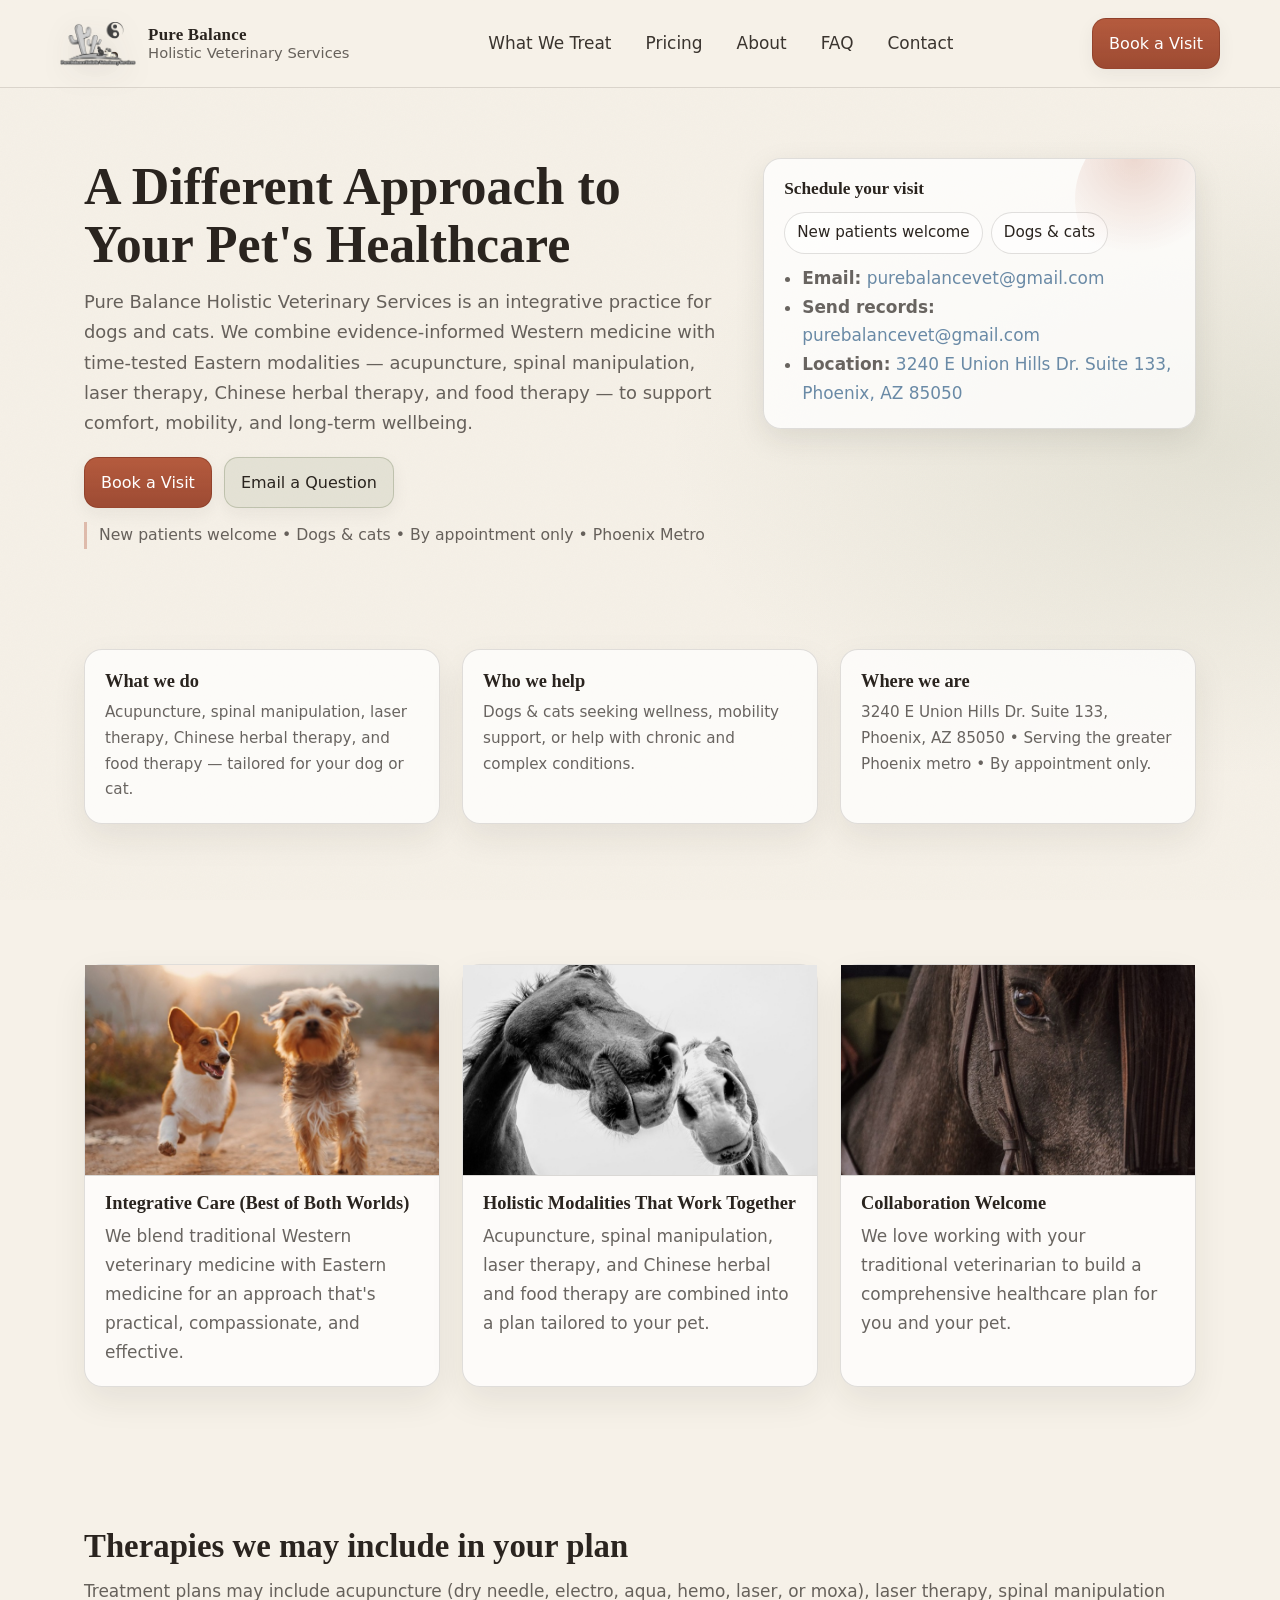
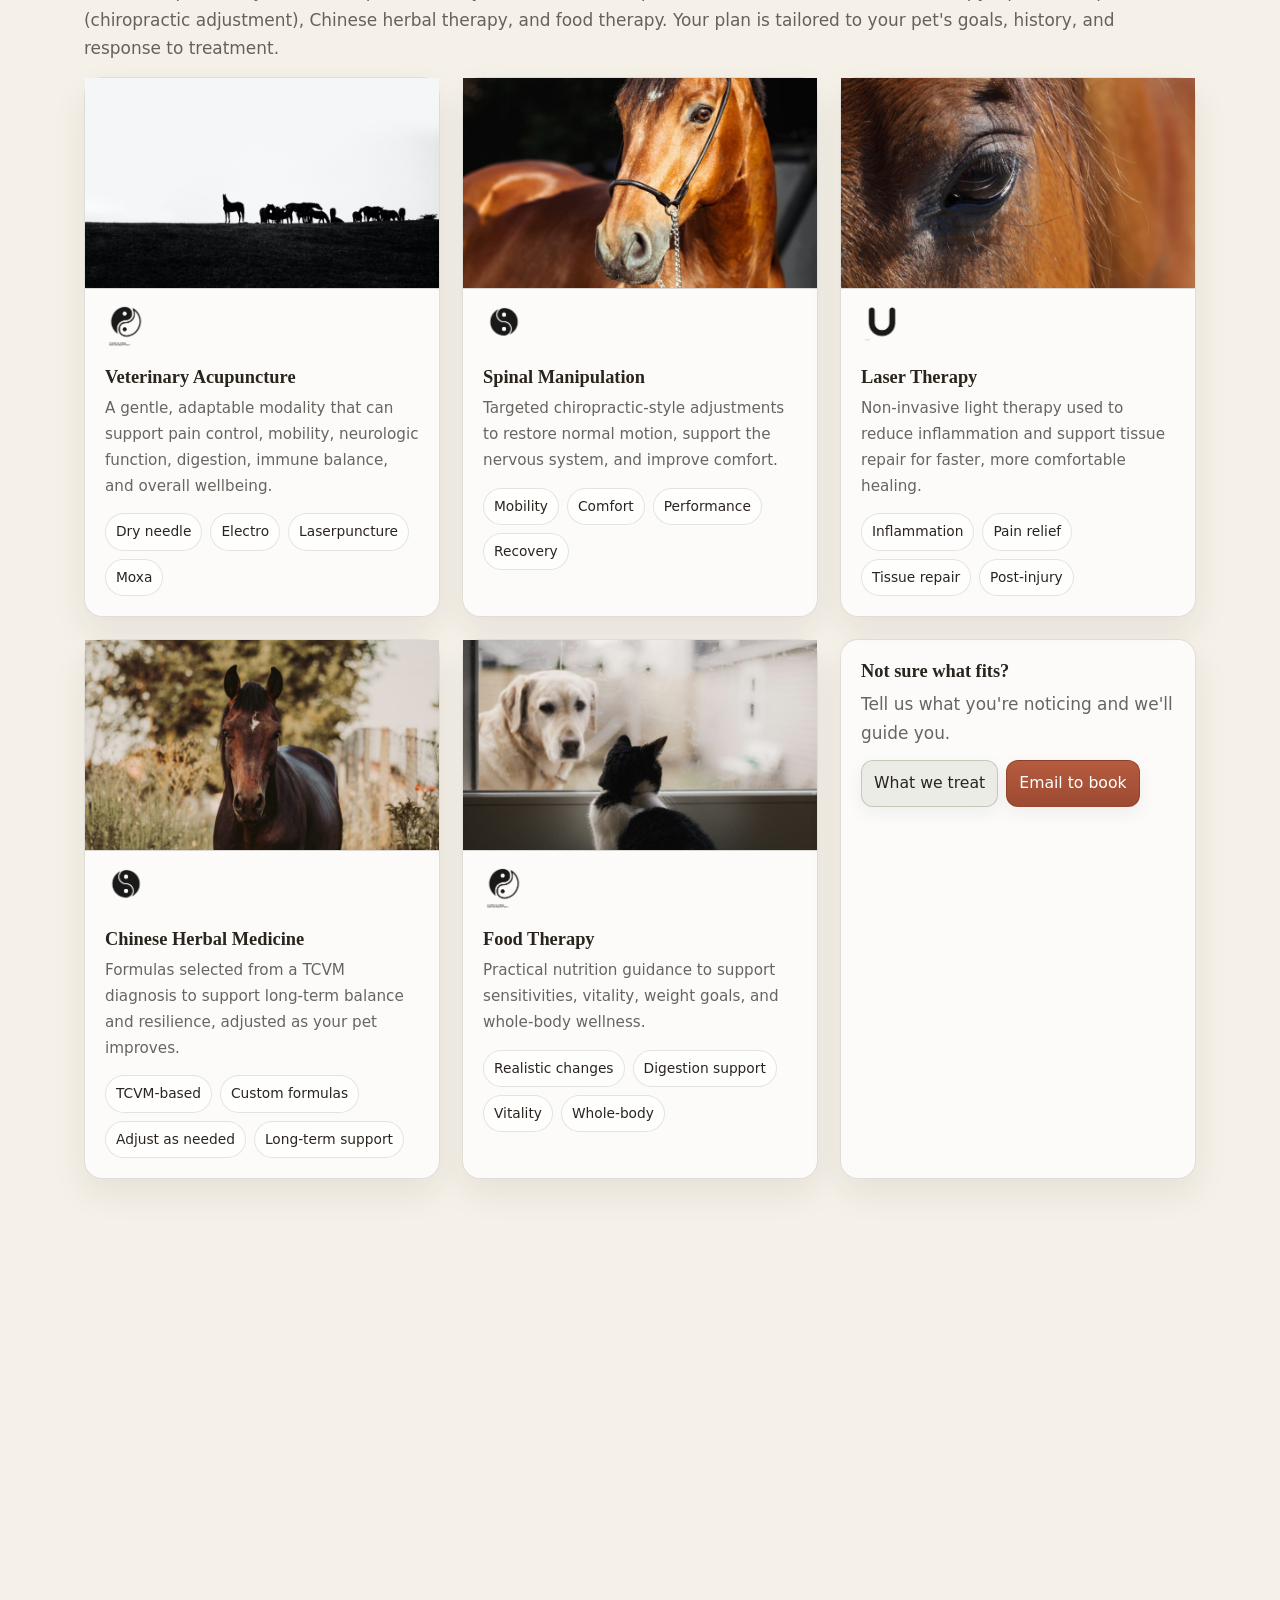
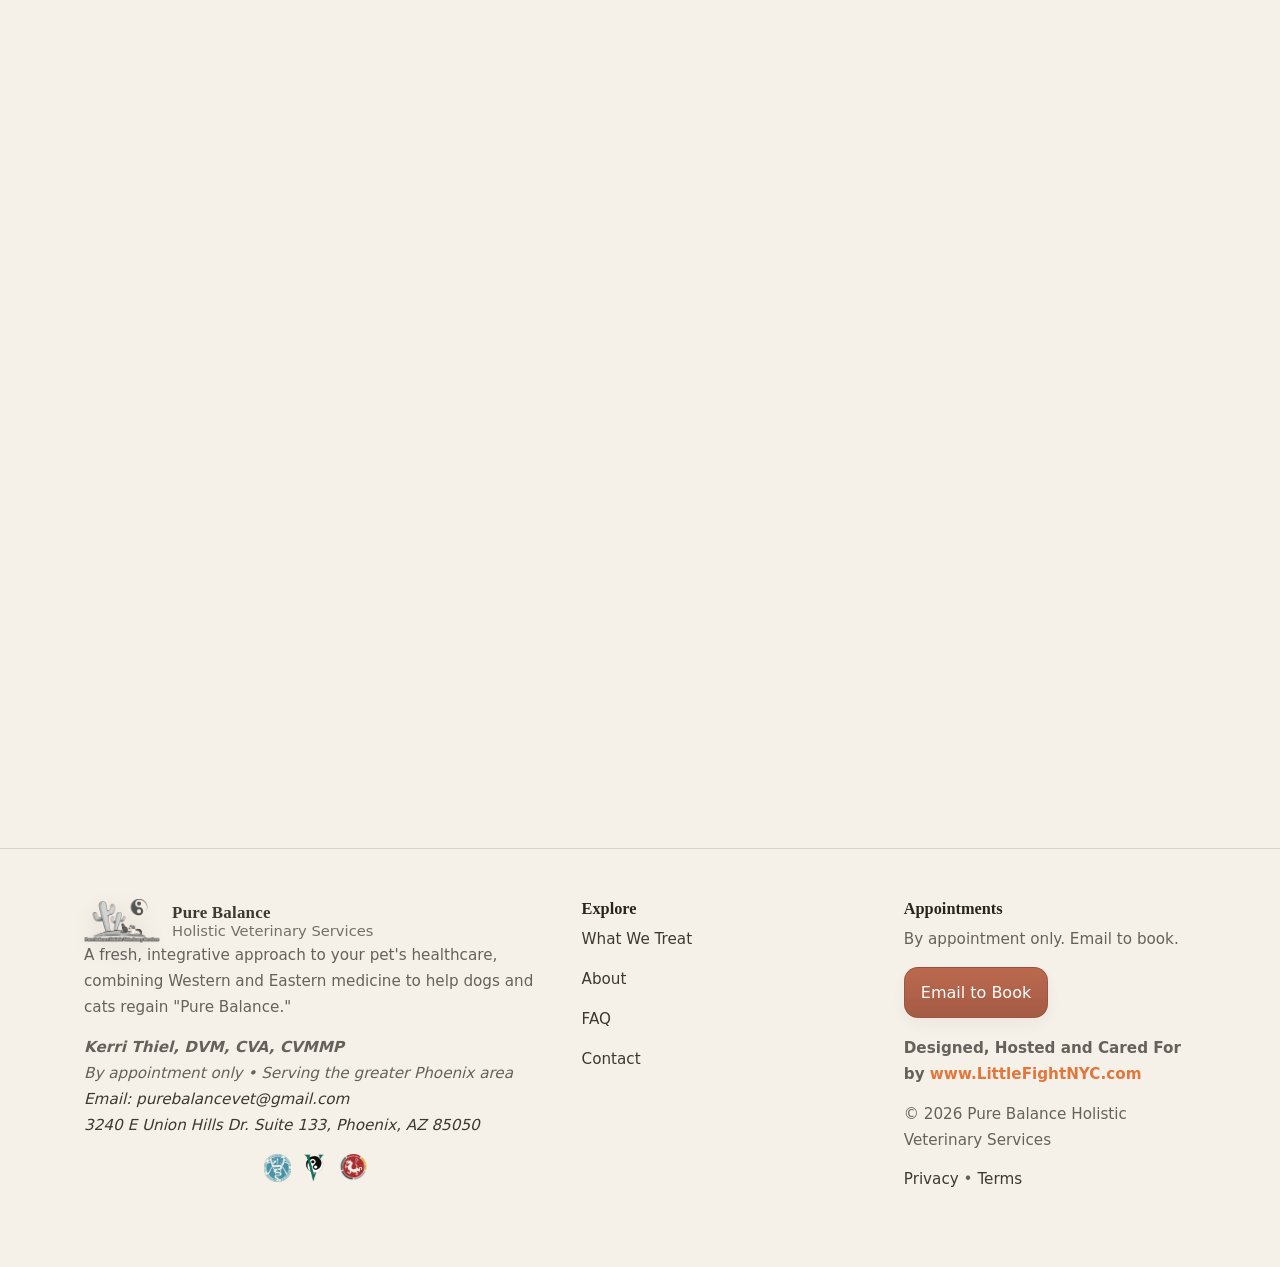
<file: index.html>
<!DOCTYPE html>
<html lang="en">
<head>
  <meta charset="utf-8">
  <meta name="viewport" content="width=device-width, initial-scale=1, viewport-fit=cover">
  <title>Pure Balance Holistic Veterinary Services | Phoenix, AZ</title>
  <meta name="description" content="Integrative holistic veterinary care for dogs and cats in Phoenix, AZ. Acupuncture, spinal manipulation, laser therapy, Chinese herbal and food therapy by Dr. Kerri Thiel, DVM, CVA, CVMMP.">
  <meta name="robots" content="index, follow">
  <meta name="author" content="Dr. Kerri Thiel, DVM, CVA, CVMMP">
  <link rel="canonical" href="https://purebalancevet.com/">
  <meta property="og:type" content="website">
  <meta property="og:url" content="https://purebalancevet.com/">
  <meta property="og:title" content="Pure Balance Holistic Veterinary Services | Phoenix, AZ">
  <meta property="og:description" content="Integrative holistic veterinary care for dogs and cats. Acupuncture, spinal manipulation, laser therapy, herbal and food therapy.">
  <meta property="og:image" content="https://purebalancevet.com/assets/img/logo.png">
  <meta property="og:site_name" content="Pure Balance Holistic Veterinary Services">
  <meta name="twitter:card" content="summary_large_image">
  <meta name="twitter:title" content="Pure Balance Holistic Veterinary Services | Phoenix, AZ">
  <meta name="twitter:description" content="Integrative holistic veterinary care for dogs and cats in Phoenix, AZ.">
  <meta name="twitter:image" content="https://purebalancevet.com/assets/img/logo.png">
  <link rel="icon" type="image/png" href="/assets/img/logo-core.png">
  <link rel="apple-touch-icon" href="/assets/img/logo-core.png">
  <meta name="theme-color" content="#f6f1e8">
  <link rel="stylesheet" href="/assets/css/styles.css">
  <script defer src="/assets/js/site.js"></script>
  <script type="application/ld+json">
  {
    "@context": "https://schema.org",
    "@graph": [
      {
        "@type": "VeterinaryCare",
        "@id": "https://purebalancevet.com/#business",
        "name": "Pure Balance Holistic Veterinary Services",
        "description": "Integrative holistic veterinary care combining Western and Eastern medicine for dogs and cats in Phoenix, AZ and the greater Phoenix metro area.",
        "url": "https://purebalancevet.com",
        "email": "purebalancevet@gmail.com",
        "image": "https://purebalancevet.com/assets/img/logo.png",
        "logo": "https://purebalancevet.com/assets/img/logo.png",
        "priceRange": "$$",
        "address": {
          "@type": "PostalAddress",
          "streetAddress": "3240 E Union Hills Dr. Suite 133",
          "addressLocality": "Phoenix",
          "addressRegion": "AZ",
          "postalCode": "85050",
          "addressCountry": "US"
        },
        "geo": {
          "@type": "GeoCoordinates",
          "latitude": 33.6561,
          "longitude": -111.9980
        },
        "areaServed": ["Phoenix, AZ", "Phoenix Metro"],
        "founder": {
          "@type": "Person",
          "name": "Dr. Kerri Thiel",
          "jobTitle": "Veterinarian",
          "honorificSuffix": "DVM, CVA, CVMMP"
        },
        "openingHoursSpecification": {
          "@type": "OpeningHoursSpecification",
          "dayOfWeek": ["Monday","Tuesday","Wednesday","Thursday","Friday","Saturday","Sunday"],
          "opens": "00:00",
          "closes": "23:59",
          "description": "By appointment only"
        },
        "hasOfferCatalog": {
          "@type": "OfferCatalog",
          "name": "Veterinary Services",
          "itemListElement": [
            {"@type": "Offer", "itemOffered": {"@type": "Service", "name": "Veterinary Acupuncture"}},
            {"@type": "Offer", "itemOffered": {"@type": "Service", "name": "Spinal Manipulation"}},
            {"@type": "Offer", "itemOffered": {"@type": "Service", "name": "Laser Therapy"}},
            {"@type": "Offer", "itemOffered": {"@type": "Service", "name": "Chinese Herbal Medicine"}},
            {"@type": "Offer", "itemOffered": {"@type": "Service", "name": "Food Therapy"}}
          ]
        }
      },
      {
        "@type": "WebSite",
        "@id": "https://purebalancevet.com/#website",
        "url": "https://purebalancevet.com",
        "name": "Pure Balance Holistic Veterinary Services",
        "publisher": {"@id": "https://purebalancevet.com/#business"}
      }
    ]
  }
  </script>
</head>
<body>
  <a class="skip-link" href="#main">Skip to content</a>
  <header class="site-header">
    <div class="container header-inner">
      <a class="brand" href="/" aria-label="Pure Balance home">
        <img class="logo-img" src="/assets/img/logo.png" alt="Pure Balance Holistic Veterinary Services" width="120" height="44">
        <div class="name">
          <strong>Pure Balance</strong>
          <span>Holistic Veterinary Services</span>
        </div>
      </a>
      <div class="nav-wrap">
        <div class="nav-backdrop" aria-hidden="true"></div>
        <button class="nav-toggle" type="button" aria-controls="primary-nav" aria-expanded="false">
          <span class="nav-icon" aria-hidden="true"></span>
          <span class="nav-label">Menu</span>
        </button>
        <nav class="nav" id="primary-nav" aria-label="Primary navigation">
          <a data-nav href="/what-we-treat">What We Treat</a>
          <a data-nav href="/pricing">Pricing</a>
          <a data-nav href="/about">About</a>
          <a data-nav href="/faq">FAQ</a>
          <a data-nav href="/contact">Contact</a>
          <div class="nav-cta">
            <a class="btn primary" href="mailto:purebalancevet@gmail.com?subject=Appointment%20Request%20(Pure%20Balance%20Holistic%20Veterinary%20Services)">Email to Book</a>
          </div>
        </nav>
      </div>
      <div class="header-actions">
        <a class="btn primary" href="mailto:purebalancevet@gmail.com?subject=Appointment%20Request%20(Pure%20Balance%20Holistic%20Veterinary%20Services)">Book a Visit</a>
      </div>
    </div>
  </header>

  <main id="main">
    <section class="hero">
      <div class="container hero-grid">
        <div>
          <h1>A Different Approach to Your Pet's Healthcare</h1>
          <p class="lede">Pure Balance Holistic Veterinary Services is an integrative practice for dogs and cats. We combine evidence-informed Western medicine with time-tested Eastern modalities — acupuncture, spinal manipulation, laser therapy, Chinese herbal therapy, and food therapy — to support comfort, mobility, and long-term wellbeing.</p>
          <div class="cta-row">
            <a class="btn primary" href="mailto:purebalancevet@gmail.com?subject=Appointment%20Request%20(Pure%20Balance%20Holistic%20Veterinary%20Services)">Book a Visit</a>
            <a class="btn secondary" href="mailto:purebalancevet@gmail.com?subject=Question%20(Pure%20Balance%20Holistic%20Veterinary%20Services)">Email a Question</a>
          </div>
          <div class="trust">New patients welcome • Dogs &amp; cats • <span data-field="HOURS_OR_BY_APPOINTMENT"></span> • Phoenix Metro</div>
        </div>
        <aside class="hero-card" aria-label="At a glance">
          <h3>Schedule your visit</h3>
          <div class="badges">
            <span class="badge">New patients welcome</span>
            <span class="badge">Dogs &amp; cats</span>
          </div>
          <ul>
            <li><strong>Email:</strong> <a data-mailto href="#"><span data-field="CONTACT_EMAIL"></span></a></li>
            <li><strong>Send records:</strong> <a data-records href="#"><span data-field="RECORDS_EMAIL"></span></a></li>
            <li><strong>Location:</strong> <a data-map href="#"><span data-field="CLINIC_ADDRESS_LINE"></span></a></li>
          </ul>
        </aside>
      </div>
    </section>

    <section class="section" aria-labelledby="quick-info">
      <h2 id="quick-info" class="sr-only">Quick Information</h2>
      <div class="container">
        <div class="grid-3 cards">
          <div class="card">
            <h3>What we do</h3>
            <p class="small">Acupuncture, spinal manipulation, laser therapy, Chinese herbal therapy, and food therapy — tailored for your dog or cat.</p>
          </div>
          <div class="card">
            <h3>Who we help</h3>
            <p class="small">Dogs &amp; cats seeking wellness, mobility support, or help with chronic and complex conditions.</p>
          </div>
          <div class="card">
            <h3>Where we are</h3>
            <p class="small">3240 E Union Hills Dr. Suite 133, Phoenix, AZ 85050 • Serving the greater Phoenix metro • By appointment only.</p>
          </div>
        </div>
      </div>
    </section>

    <section class="section">
      <div class="container">
        <div class="grid-3 cards">
          <div class="card">
            <div class="card-media"><img src="/assets/img/stock/alvan-nee-t-0ew-sebse-unsplash.jpg" alt="Happy dog receiving gentle veterinary care" loading="lazy" width="400" height="210"></div>
            <h3>Integrative Care (Best of Both Worlds)</h3>
            <p>We blend traditional Western veterinary medicine with Eastern medicine for an approach that's practical, compassionate, and effective.</p>
          </div>
          <div class="card">
            <div class="card-media"><img src="/assets/img/stock/vivian-arcidiacono-opmzxifopxo-unsplash.jpg" alt="Veterinary acupuncture treatment for a pet" loading="lazy" width="400" height="210"></div>
            <h3>Holistic Modalities That Work Together</h3>
            <p>Acupuncture, spinal manipulation, laser therapy, and Chinese herbal and food therapy are combined into a plan tailored to your pet.</p>
          </div>
          <div class="card">
            <div class="card-media"><img src="/assets/img/stock/daniel-bonilla-mvzlkv_g4zq-unsplash.jpg" alt="Calm dog during veterinary consultation" loading="lazy" width="400" height="210"></div>
            <h3>Collaboration Welcome</h3>
            <p>We love working with your traditional veterinarian to build a comprehensive healthcare plan for you and your pet.</p>
          </div>
        </div>
      </div>
    </section>

    <section class="section" aria-labelledby="services-heading">
      <div class="container">
        <h2 id="services-heading">Therapies we may include in your plan</h2>
        <p>Treatment plans may include acupuncture (dry needle, electro, aqua, hemo, laser, or moxa), laser therapy, spinal manipulation (chiropractic adjustment), Chinese herbal therapy, and food therapy. Your plan is tailored to your pet's goals, history, and response to treatment.</p>
        <div class="grid-3 cards">
          <div class="card">
            <div class="card-media"><img src="/assets/img/stock/louise-pilgaard-sbt7hj2qx7m-unsplash.jpg" alt="Dog receiving acupuncture treatment" loading="lazy" width="400" height="210"></div>
            <img class="card-icon" src="/assets/img/icons/noun-yin-and-yang-1427148.png" alt="" aria-hidden="true" width="42" height="42">
            <h3>Veterinary Acupuncture</h3>
            <p class="small">A gentle, adaptable modality that can support pain control, mobility, neurologic function, digestion, immune balance, and overall wellbeing.</p>
            <ul class="pills"><li>Dry needle</li><li>Electro</li><li>Laserpuncture</li><li>Moxa</li></ul>
          </div>
          <div class="card">
            <div class="card-media"><img src="/assets/img/stock/luisa-peter-olt577jtpm0-unsplash.jpg" alt="Spinal manipulation treatment for a pet" loading="lazy" width="400" height="210"></div>
            <img class="card-icon" src="/assets/img/icons/noun-yin-yang-2863769.png" alt="" aria-hidden="true" width="42" height="42">
            <h3>Spinal Manipulation</h3>
            <p class="small">Targeted chiropractic-style adjustments to restore normal motion, support the nervous system, and improve comfort.</p>
            <ul class="pills"><li>Mobility</li><li>Comfort</li><li>Performance</li><li>Recovery</li></ul>
          </div>
          <div class="card">
            <div class="card-media"><img src="/assets/img/stock/mackenzie-taylor-w7ppzttd0mm-unsplash.jpg" alt="Laser therapy for pets" loading="lazy" width="400" height="210"></div>
            <img class="card-icon" src="/assets/img/icons/noun-magnet-2251120.png" alt="" aria-hidden="true" width="42" height="42">
            <h3>Laser Therapy</h3>
            <p class="small">Non-invasive light therapy used to reduce inflammation and support tissue repair for faster, more comfortable healing.</p>
            <ul class="pills"><li>Inflammation</li><li>Pain relief</li><li>Tissue repair</li><li>Post-injury</li></ul>
          </div>
          <div class="card">
            <div class="card-media"><img src="/assets/img/stock/marko-blazevic-o_8tisjo9sa-unsplash.jpg" alt="Chinese herbal medicine for pets" loading="lazy" width="400" height="210"></div>
            <img class="card-icon" src="/assets/img/icons/noun-yin-yang-2863769.png" alt="" aria-hidden="true" width="42" height="42">
            <h3>Chinese Herbal Medicine</h3>
            <p class="small">Formulas selected from a TCVM diagnosis to support long-term balance and resilience, adjusted as your pet improves.</p>
            <ul class="pills"><li>TCVM-based</li><li>Custom formulas</li><li>Adjust as needed</li><li>Long-term support</li></ul>
          </div>
          <div class="card">
            <div class="card-media"><img src="/assets/img/stock/pbvet-stock-images9.jpg" alt="Healthy food for dogs and cats" loading="lazy" width="400" height="210"></div>
            <img class="card-icon" src="/assets/img/icons/noun-yin-and-yang-1427148.png" alt="" aria-hidden="true" width="42" height="42">
            <h3>Food Therapy</h3>
            <p class="small">Practical nutrition guidance to support sensitivities, vitality, weight goals, and whole-body wellness.</p>
            <ul class="pills"><li>Realistic changes</li><li>Digestion support</li><li>Vitality</li><li>Whole-body</li></ul>
          </div>
          <div class="card">
            <h3>Not sure what fits?</h3>
            <p>Tell us what you're noticing and we'll guide you.</p>
            <div class="badges">
              <a class="btn small secondary" href="/what-we-treat">What we treat</a>
              <a class="btn small primary" href="mailto:purebalancevet@gmail.com?subject=Appointment%20Request%20(Pure%20Balance%20Holistic%20Veterinary%20Services)">Email to book</a>
            </div>
          </div>
        </div>
      </div>
    </section>

    <section class="section testimonials" aria-labelledby="testimonials-heading">
      <div class="container">
        <h2 id="testimonials-heading">What Pet Owners Are Saying</h2>
        <p>Real experiences from our clients and their companions.</p>
        <div class="grid-3 cards">
          <div class="card testimonial-card">
            <blockquote>
              <p>"Dr. Thiel has been amazing with our senior dog Max. After just a few acupuncture sessions, we noticed a real improvement in his mobility and energy. She takes the time to explain everything and truly cares about our pets."</p>
            </blockquote>
            <div class="testimonial-author">
              <strong>Sarah M.</strong>
              <span class="small">Phoenix, AZ</span>
            </div>
          </div>
          <div class="card testimonial-card">
            <blockquote>
              <p>"Our cat Luna was struggling with digestive issues for months. The combination of food therapy and herbal medicine made such a difference. Dr. Thiel's holistic approach gave us options we never knew existed."</p>
            </blockquote>
            <div class="testimonial-author">
              <strong>Michael R.</strong>
              <span class="small">Phoenix, AZ</span>
            </div>
          </div>
          <div class="card testimonial-card">
            <blockquote>
              <p>"I was skeptical about acupuncture for my dog at first, but the results speak for themselves. Bailey is moving better than she has in years. The calm, patient environment makes every visit stress-free."</p>
            </blockquote>
            <div class="testimonial-author">
              <strong>Jennifer L.</strong>
              <span class="small">Paradise Valley, AZ</span>
            </div>
          </div>
        </div>
      </div>
    </section>

    <section class="section" aria-labelledby="aeo-heading">
      <div class="container">
        <h2 id="aeo-heading">About Pure Balance Holistic Veterinary Services</h2>
        <p>Pure Balance Holistic Veterinary Services provides integrative veterinary care for dogs and cats in Phoenix, AZ. Dr. Kerri Thiel, DVM, CVA, CVMMP combines Western veterinary medicine with Traditional Chinese Veterinary Medicine (TCVM) to create individualized treatment plans.</p>
        <p>Therapies may include veterinary acupuncture (dry needle, electroacupuncture, aquapuncture, hemopuncture, laserpuncture, moxibustion), spinal manipulation (chiropractic adjustment), laser therapy, Chinese herbal medicine, and food therapy.</p>
        <p>Conditions commonly supported include arthritis, disc disease, neurological conditions, skin allergies, gastrointestinal issues, metabolic disease, and general wellness for dogs and cats.</p>
        <p>Our office is located at 3240 E Union Hills Dr. Suite 133, Phoenix, AZ 85050. Appointments are by email only. To book, email <a href="mailto:purebalancevet@gmail.com?subject=Appointment%20Request%20(Pure%20Balance%20Holistic%20Veterinary%20Services)">purebalancevet@gmail.com</a>.</p>
      </div>
    </section>
  </main>

  <footer class="site-footer">
    <div class="container footer-grid">
      <div>
        <a class="brand" href="/" aria-label="Pure Balance home">
          <img class="logo-img" src="/assets/img/logo.png" alt="Pure Balance Holistic Veterinary Services" width="120" height="44">
          <div class="name">
            <strong>Pure Balance</strong>
            <span>Holistic Veterinary Services</span>
          </div>
        </a>
        <p class="small">A fresh, integrative approach to your pet's healthcare, combining Western and Eastern medicine to help dogs and cats regain "Pure Balance."</p>
        <address class="small">
          <strong>Kerri Thiel, DVM, CVA, CVMMP</strong><br>
          <span data-field="HOURS_OR_BY_APPOINTMENT"></span> • Serving the greater Phoenix area<br>
          <a data-mailto href="#">Email: <span data-field="CONTACT_EMAIL"></span></a><br>
          <a data-map href="#"><span data-field="CLINIC_ADDRESS_LINE"></span></a>
        </address>
        <div class="member-logos">
          <img src="/assets/img/member-ahvma.png" alt="AHVMA" width="80" height="28" loading="lazy">
          <img src="/assets/img/member-ivas.png" alt="IVAS" width="80" height="28" loading="lazy">
          <img src="/assets/img/member-chi.png" alt="Chi University" width="80" height="28" loading="lazy">
        </div>
      </div>
      <div>
        <h4>Explore</h4>
        <nav aria-label="Footer navigation">
          <p class="small"><a href="/what-we-treat">What We Treat</a></p>
          <p class="small"><a href="/about">About</a></p>
          <p class="small"><a href="/faq">FAQ</a></p>
          <p class="small"><a href="/contact">Contact</a></p>
        </nav>
      </div>
      <div>
        <h4>Appointments</h4>
        <p class="small">By appointment only. Email to book.</p>
        <div class="badges">
          <a class="btn primary" href="mailto:purebalancevet@gmail.com?subject=Appointment%20Request%20(Pure%20Balance%20Holistic%20Veterinary%20Services)">Email to Book</a>
        </div>
        <p class="small footer-signature">Designed, Hosted and Cared For by <a href="https://www.littlefightnyc.com" target="_blank" rel="noopener">www.LittleFightNYC.com</a></p>
        <p class="small">&copy; <span data-field="CURRENT_YEAR"></span> Pure Balance Holistic Veterinary Services</p>
        <p class="small"><a href="/privacy">Privacy</a> &bull; <a href="/terms">Terms</a></p>
      </div>
    </div>
  </footer>

  <div class="mobile-cta" role="region" aria-label="Quick actions">
    <div class="container">
      <div class="row">
        <a class="btn primary" href="mailto:purebalancevet@gmail.com?subject=Appointment%20Request%20(Pure%20Balance%20Holistic%20Veterinary%20Services)">Email to Book</a>
      </div>
      <span class="hint">Questions? Email <a data-mailto href="#"><span data-field="CONTACT_EMAIL"></span></a></span>
    </div>
  </div>
</body>
</html>
</file>
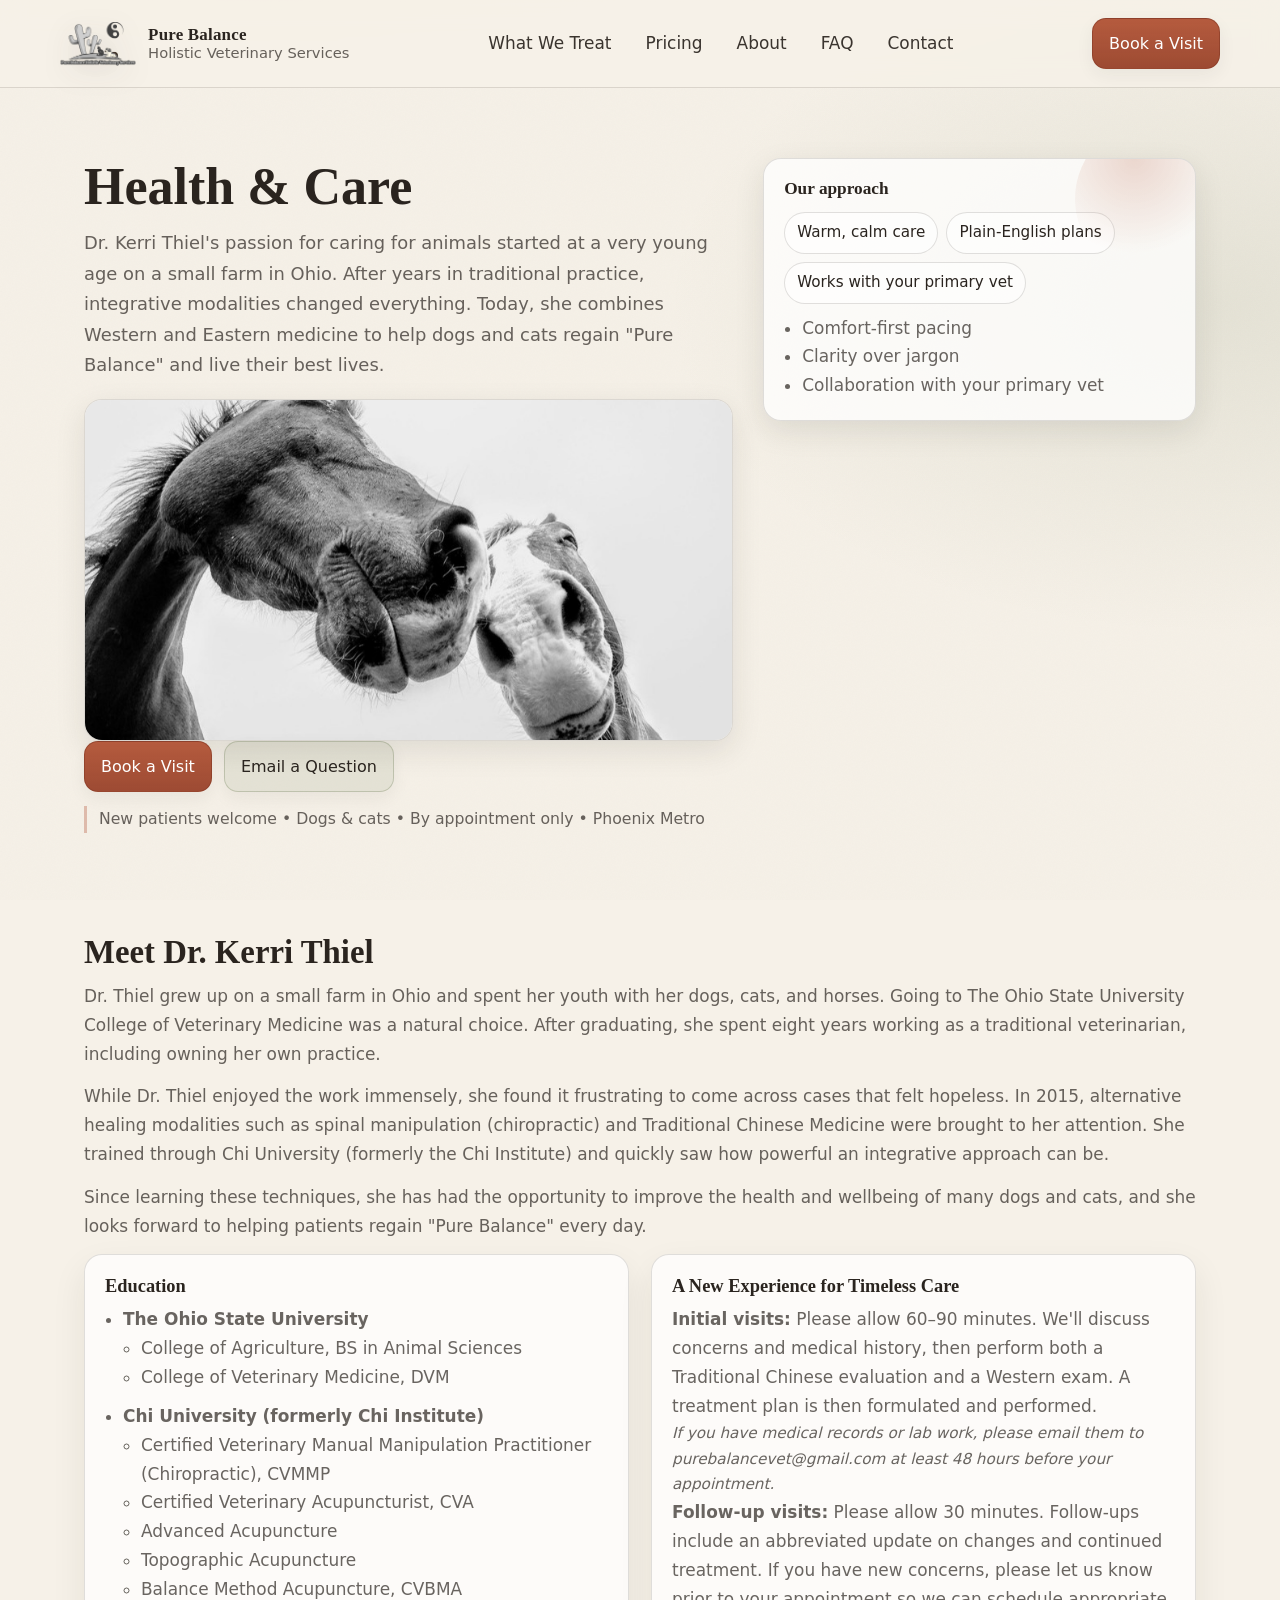
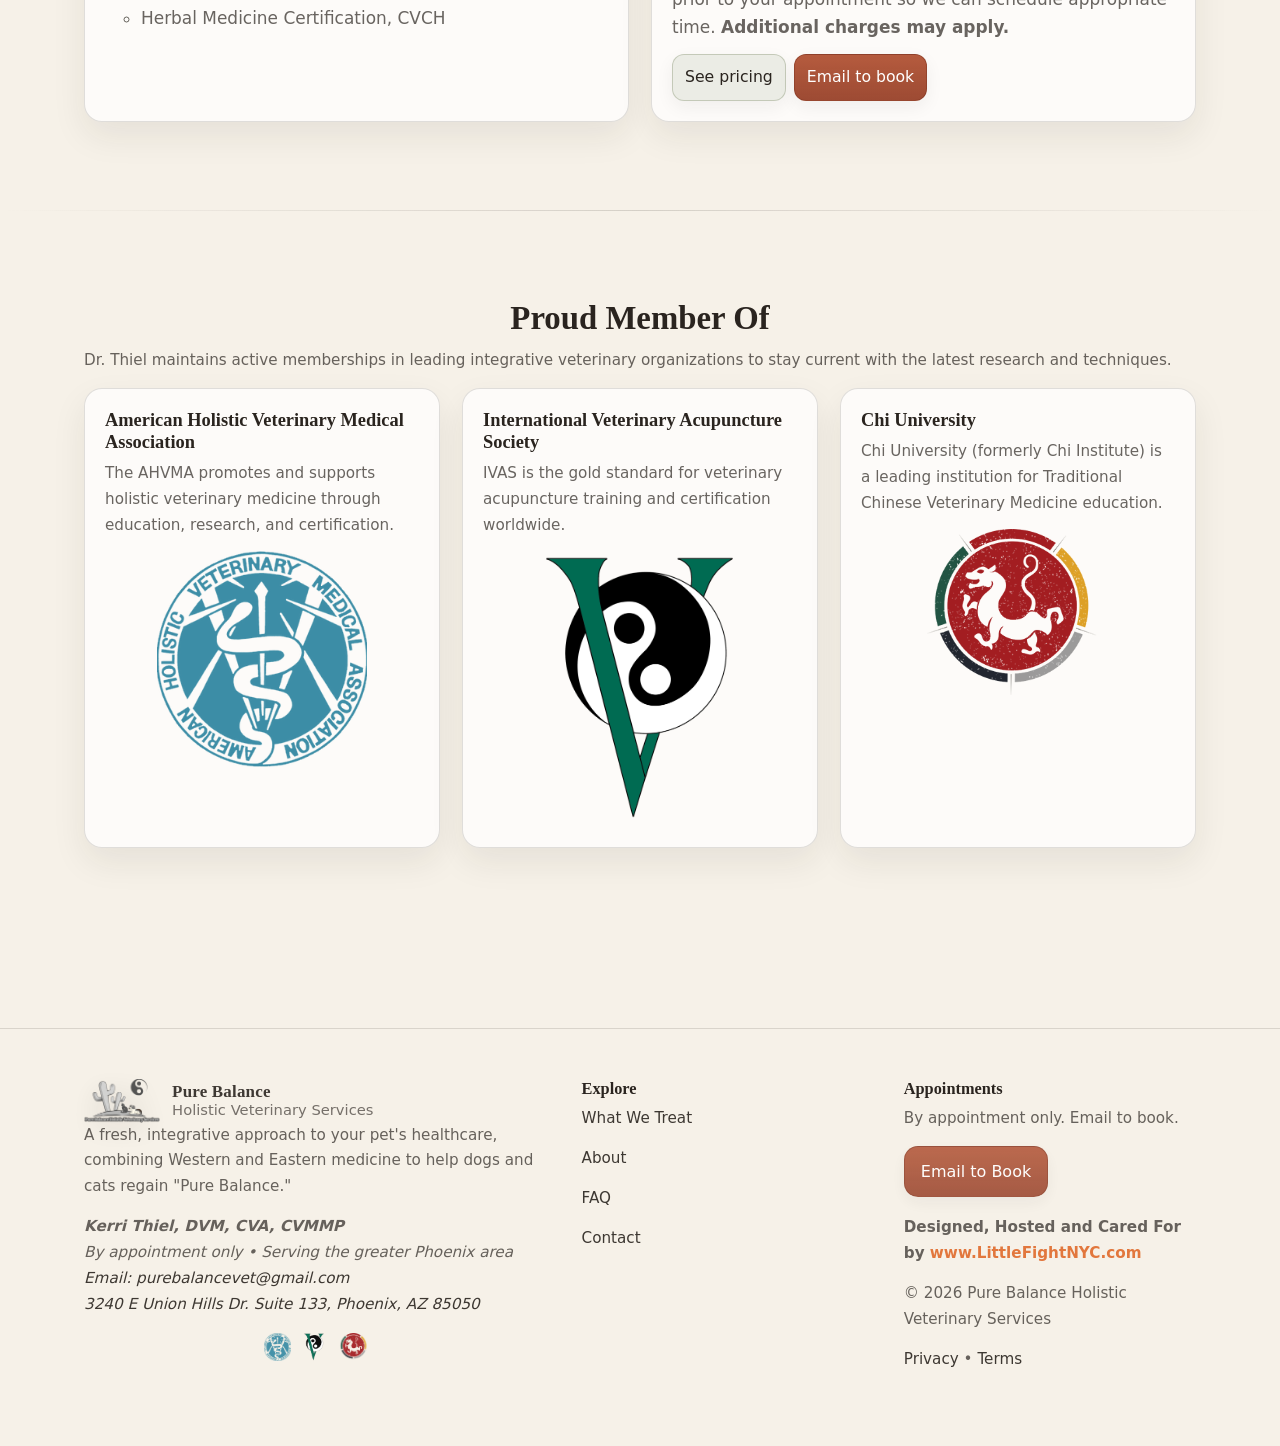
<file: about.html>
<!DOCTYPE html>
<html lang="en">
<head>
  <meta charset="utf-8">
  <meta name="viewport" content="width=device-width, initial-scale=1, viewport-fit=cover">
  <title>About Dr. Kerri Thiel | Pure Balance Holistic Veterinary Services</title>
  <meta name="description" content="Meet Dr. Kerri Thiel, DVM, CVA, CVMMP — integrative veterinary care combining Western and Eastern medicine for dogs and cats in Phoenix, AZ.">
  <meta name="robots" content="index, follow">
  <meta property="og:title" content="About Dr. Kerri Thiel | Pure Balance Holistic Veterinary Services">
  <meta property="og:description" content="Meet Dr. Kerri Thiel, DVM, CVA, CVMMP — integrative veterinary care for dogs and cats in Phoenix, AZ.">
  <meta property="og:image" content="https://purebalancevet.com/assets/img/logo.png">
  <meta name="twitter:card" content="summary_large_image">
  <meta name="twitter:image" content="https://purebalancevet.com/assets/img/logo.png">
  <meta property="og:type" content="website">
  <meta property="og:url" content="https://purebalancevet.com/about">
  <link rel="canonical" href="https://purebalancevet.com/about">
  <link rel="stylesheet" href="/assets/css/styles.css">
  <script defer src="/assets/js/site.js"></script>
  <link rel="icon" href="/assets/img/logo-core.png">
  <link rel="apple-touch-icon" href="/assets/img/logo-core.png">
  <meta name="theme-color" content="#f6f1e8">
  <script type="application/ld+json">
  {
    "@context": "https://schema.org",
    "@graph": [
      {
        "@type": "VeterinaryCare",
        "@id": "https://purebalancevet.com/#business",
        "name": "Pure Balance Holistic Veterinary Services",
        "email": "purebalancevet@gmail.com",
        "url": "https://purebalancevet.com",
        "image": "https://purebalancevet.com/assets/img/logo.png",
        "priceRange": "$$",
        "address": {
          "@type": "PostalAddress",
          "streetAddress": "3240 E Union Hills Dr. Suite 133",
          "addressLocality": "Phoenix",
          "addressRegion": "AZ",
          "postalCode": "85050",
          "addressCountry": "US"
        },
        "areaServed": ["Phoenix, AZ", "Phoenix Metro"],
        "founder": {
          "@type": "Person",
          "name": "Dr. Kerri Thiel",
          "jobTitle": "Veterinarian",
          "honorificSuffix": "DVM, CVA, CVMMP"
        },
        "openingHoursSpecification": {
          "@type": "OpeningHoursSpecification",
          "dayOfWeek": ["Monday","Tuesday","Wednesday","Thursday","Friday","Saturday","Sunday"],
          "opens": "00:00",
          "closes": "23:59",
          "description": "By appointment only"
        }
      },
      {
        "@type": "WebSite",
        "@id": "https://purebalancevet.com/#website",
        "url": "https://purebalancevet.com",
        "name": "Pure Balance Holistic Veterinary Services",
        "publisher": {"@id": "https://purebalancevet.com/#business"}
      },
      {
        "@type": "WebPage",
        "@id": "https://purebalancevet.com/about#webpage",
        "url": "https://purebalancevet.com/about",
        "name": "About Dr. Kerri Thiel | Pure Balance Holistic Veterinary Services",
        "isPartOf": {"@id": "https://purebalancevet.com/#website"},
        "about": {"@id": "https://purebalancevet.com/#business"}
      }
    ]
  }
  </script>
</head>
<body>
  <a class="skip-link" href="#main">Skip to content</a>
  <header class="site-header">
    <div class="container header-inner">
      <a class="brand" href="/" aria-label="Pure Balance home">
        <img class="logo-img" src="/assets/img/logo.png" alt="Pure Balance Holistic Veterinary Services" width="120" height="44">
        <div class="name">
          <strong>Pure Balance</strong>
          <span>Holistic Veterinary Services</span>
        </div>
      </a>
      <div class="nav-wrap">
        <div class="nav-backdrop" aria-hidden="true"></div>
        <button class="nav-toggle" type="button" aria-controls="primary-nav" aria-expanded="false">
          <span class="nav-icon" aria-hidden="true"></span>
          <span class="nav-label">Menu</span>
        </button>
        <nav class="nav" id="primary-nav" aria-label="Primary navigation">
          <a data-nav href="/what-we-treat">What We Treat</a>
          <a data-nav href="/pricing">Pricing</a>
          <a data-nav href="/about">About</a>
          <a data-nav href="/faq">FAQ</a>
          <a data-nav href="/contact">Contact</a>
          <div class="nav-cta">
            <a class="btn primary" href="mailto:purebalancevet@gmail.com?subject=Appointment%20Request%20(Pure%20Balance%20Holistic%20Veterinary%20Services)">Email to Book</a>
          </div>
        </nav>
      </div>
      <div class="header-actions">
        <a class="btn primary" href="mailto:purebalancevet@gmail.com?subject=Appointment%20Request%20(Pure%20Balance%20Holistic%20Veterinary%20Services)">Book a Visit</a>
      </div>
    </div>
  </header>

  <main id="main">
    <section class="hero">
      <div class="container hero-grid">
        <div>
          <h1>Health &amp; Care</h1>
          <p class="lede">Dr. Kerri Thiel's passion for caring for animals started at a very young age on a small farm in Ohio. After years in traditional practice, integrative modalities changed everything. Today, she combines Western and Eastern medicine to help dogs and cats regain "Pure Balance" and live their best lives.</p>
          <figure class="section-photo" style="margin:18px 0 0;">
            <img src="/assets/img/stock/vivian-arcidiacono-opmzxifopxo-unsplash.jpg" alt="Compassionate veterinary care and connection">
          </figure>
          <div class="cta-row">
            <a class="btn primary" href="mailto:purebalancevet@gmail.com?subject=Appointment%20Request%20(Pure%20Balance%20Holistic%20Veterinary%20Services)">Book a Visit</a>
            <a class="btn secondary" href="mailto:purebalancevet@gmail.com?subject=Question%20(Pure%20Balance%20Holistic%20Veterinary%20Services)">Email a Question</a>
          </div>
          <div class="trust">New patients welcome • Dogs &amp; cats • <span data-field="HOURS_OR_BY_APPOINTMENT"></span> • Phoenix Metro</div>
        </div>
        <aside class="hero-card" aria-label="At a glance">
          <h3>Our approach</h3>
          <div class="badges">
            <span class="badge">Warm, calm care</span>
            <span class="badge">Plain-English plans</span>
            <span class="badge">Works with your primary vet</span>
          </div>
          <ul>
            <li>Comfort-first pacing</li>
            <li>Clarity over jargon</li>
            <li>Collaboration with your primary vet</li>
          </ul>
        </aside>
      </div>
    </section>

    <section class="section">
      <div class="container">
        <h2>Meet Dr. Kerri Thiel</h2>
        <p>Dr. Thiel grew up on a small farm in Ohio and spent her youth with her dogs, cats, and horses. Going to The Ohio State University College of Veterinary Medicine was a natural choice. After graduating, she spent eight years working as a traditional veterinarian, including owning her own practice.</p>
        <p>While Dr. Thiel enjoyed the work immensely, she found it frustrating to come across cases that felt hopeless. In 2015, alternative healing modalities such as spinal manipulation (chiropractic) and Traditional Chinese Medicine were brought to her attention. She trained through Chi University (formerly the Chi Institute) and quickly saw how powerful an integrative approach can be.</p>
        <p>Since learning these techniques, she has had the opportunity to improve the health and wellbeing of many dogs and cats, and she looks forward to helping patients regain "Pure Balance" every day.</p>

        <div class="grid-2 cards">
          <div class="card">
            <h3>Education</h3>
            <ul class="list">
              <li><strong>The Ohio State University</strong>
                <ul class="list">
                  <li>College of Agriculture, BS in Animal Sciences</li>
                  <li>College of Veterinary Medicine, DVM</li>
                </ul>
              </li>
              <li style="margin-top:10px;"><strong>Chi University (formerly Chi Institute)</strong>
                <ul class="list">
                  <li>Certified Veterinary Manual Manipulation Practitioner (Chiropractic), CVMMP</li>
                  <li>Certified Veterinary Acupuncturist, CVA</li>
                  <li>Advanced Acupuncture</li>
                  <li>Topographic Acupuncture</li>
                  <li>Balance Method Acupuncture, CVBMA</li>
                  <li>Herbal Medicine Certification, CVCH</li>
                </ul>
              </li>
            </ul>
          </div>

          <div class="card">
            <h3>A New Experience for Timeless Care</h3>
            <p><strong>Initial visits:</strong> Please allow 60–90 minutes. We'll discuss concerns and medical history, then perform both a Traditional Chinese evaluation and a Western exam. A treatment plan is then formulated and performed.</p>
            <p class="small"><em>If you have medical records or lab work, please email them to <a data-records href="#"><span data-field="RECORDS_EMAIL"></span></a> at least 48 hours before your appointment.</em></p>
            <p><strong>Follow-up visits:</strong> Please allow 30 minutes. Follow-ups include an abbreviated update on changes and continued treatment. If you have new concerns, please let us know prior to your appointment so we can schedule appropriate time. <strong>Additional charges may apply.</strong></p>
            <div class="badges" style="margin-top:12px;">
              <a class="btn small secondary" href="/pricing">See pricing</a>
              <a class="btn small primary" href="mailto:purebalancevet@gmail.com?subject=Appointment%20Request%20(Pure%20Balance%20Holistic%20Veterinary%20Services)">Email to book</a>
            </div>
          </div>
        </div>
      </div>
    </section>

    <div class="divider"></div>

    <section class="section">
      <div class="container">
        <h2 class="member-logos-title">Proud Member Of</h2>
        <p class="small">Dr. Thiel maintains active memberships in leading integrative veterinary organizations to stay current with the latest research and techniques.</p>
        <div class="grid-3 cards">
          <div class="card">
            <h3>American Holistic Veterinary Medical Association</h3>
            <p class="small">The AHVMA promotes and supports holistic veterinary medicine through education, research, and certification.</p>
            <div class="small"><img src="/assets/img/member-ahvma.png" alt="American Holistic Veterinary Medical Association logo" style="max-width:210px; height:auto; display:block; margin:12px auto 0;"></div>
          </div>
          <div class="card">
            <h3>International Veterinary Acupuncture Society</h3>
            <p class="small">IVAS is the gold standard for veterinary acupuncture training and certification worldwide.</p>
            <div class="small"><img src="/assets/img/member-ivas.png" alt="International Veterinary Acupuncture Society logo" style="max-width:210px; height:auto; display:block; margin:12px auto 0;"></div>
          </div>
          <div class="card">
            <h3>Chi University</h3>
            <p class="small">Chi University (formerly Chi Institute) is a leading institution for Traditional Chinese Veterinary Medicine education.</p>
            <div class="small"><img src="/assets/img/member-chi.png" alt="Chi University logo" style="max-width:210px; height:auto; display:block; margin:12px auto 0;"></div>
          </div>
        </div>
      </div>
    </section>
  </main>

  <footer class="site-footer">
    <div class="container footer-grid">
      <div>
        <a class="brand" href="/" aria-label="Pure Balance home">
          <img class="logo-img" src="/assets/img/logo.png" alt="Pure Balance Holistic Veterinary Services" width="120" height="44">
          <div class="name">
            <strong>Pure Balance</strong>
            <span>Holistic Veterinary Services</span>
          </div>
        </a>
        <p class="small">A fresh, integrative approach to your pet's healthcare, combining Western and Eastern medicine to help dogs and cats regain "Pure Balance."</p>
        <address class="small">
          <strong>Kerri Thiel, DVM, CVA, CVMMP</strong><br>
          <span data-field="HOURS_OR_BY_APPOINTMENT"></span> • Serving the greater Phoenix area<br>
          <a data-mailto href="#">Email: <span data-field="CONTACT_EMAIL"></span></a><br>
          <a data-map href="#"><span data-field="CLINIC_ADDRESS_LINE"></span></a>
        </address>
        <div class="member-logos">
          <img src="/assets/img/member-ahvma.png" alt="AHVMA" width="80" height="28" loading="lazy">
          <img src="/assets/img/member-ivas.png" alt="IVAS" width="80" height="28" loading="lazy">
          <img src="/assets/img/member-chi.png" alt="Chi University" width="80" height="28" loading="lazy">
        </div>
      </div>
      <div>
        <h4>Explore</h4>
        <nav aria-label="Footer navigation">
          <p class="small"><a href="/what-we-treat">What We Treat</a></p>
          <p class="small"><a href="/about">About</a></p>
          <p class="small"><a href="/faq">FAQ</a></p>
          <p class="small"><a href="/contact">Contact</a></p>
        </nav>
      </div>
      <div>
        <h4>Appointments</h4>
        <p class="small">By appointment only. Email to book.</p>
        <div class="badges">
          <a class="btn primary" href="mailto:purebalancevet@gmail.com?subject=Appointment%20Request%20(Pure%20Balance%20Holistic%20Veterinary%20Services)">Email to Book</a>
        </div>
        <p class="small footer-signature">Designed, Hosted and Cared For by <a href="https://www.littlefightnyc.com" target="_blank" rel="noopener">www.LittleFightNYC.com</a></p>
        <p class="small">&copy; <span data-field="CURRENT_YEAR"></span> Pure Balance Holistic Veterinary Services</p>
        <p class="small"><a href="/privacy">Privacy</a> &bull; <a href="/terms">Terms</a></p>
      </div>
    </div>
  </footer>

  <div class="mobile-cta" role="region" aria-label="Quick actions">
    <div class="container">
      <div class="row">
        <a class="btn primary" href="mailto:purebalancevet@gmail.com?subject=Appointment%20Request%20(Pure%20Balance%20Holistic%20Veterinary%20Services)">Email to Book</a>
      </div>
      <span class="hint">Questions? Email <a data-mailto href="#"><span data-field="CONTACT_EMAIL"></span></a></span>
    </div>
  </div>
</body>
</html>
</file>
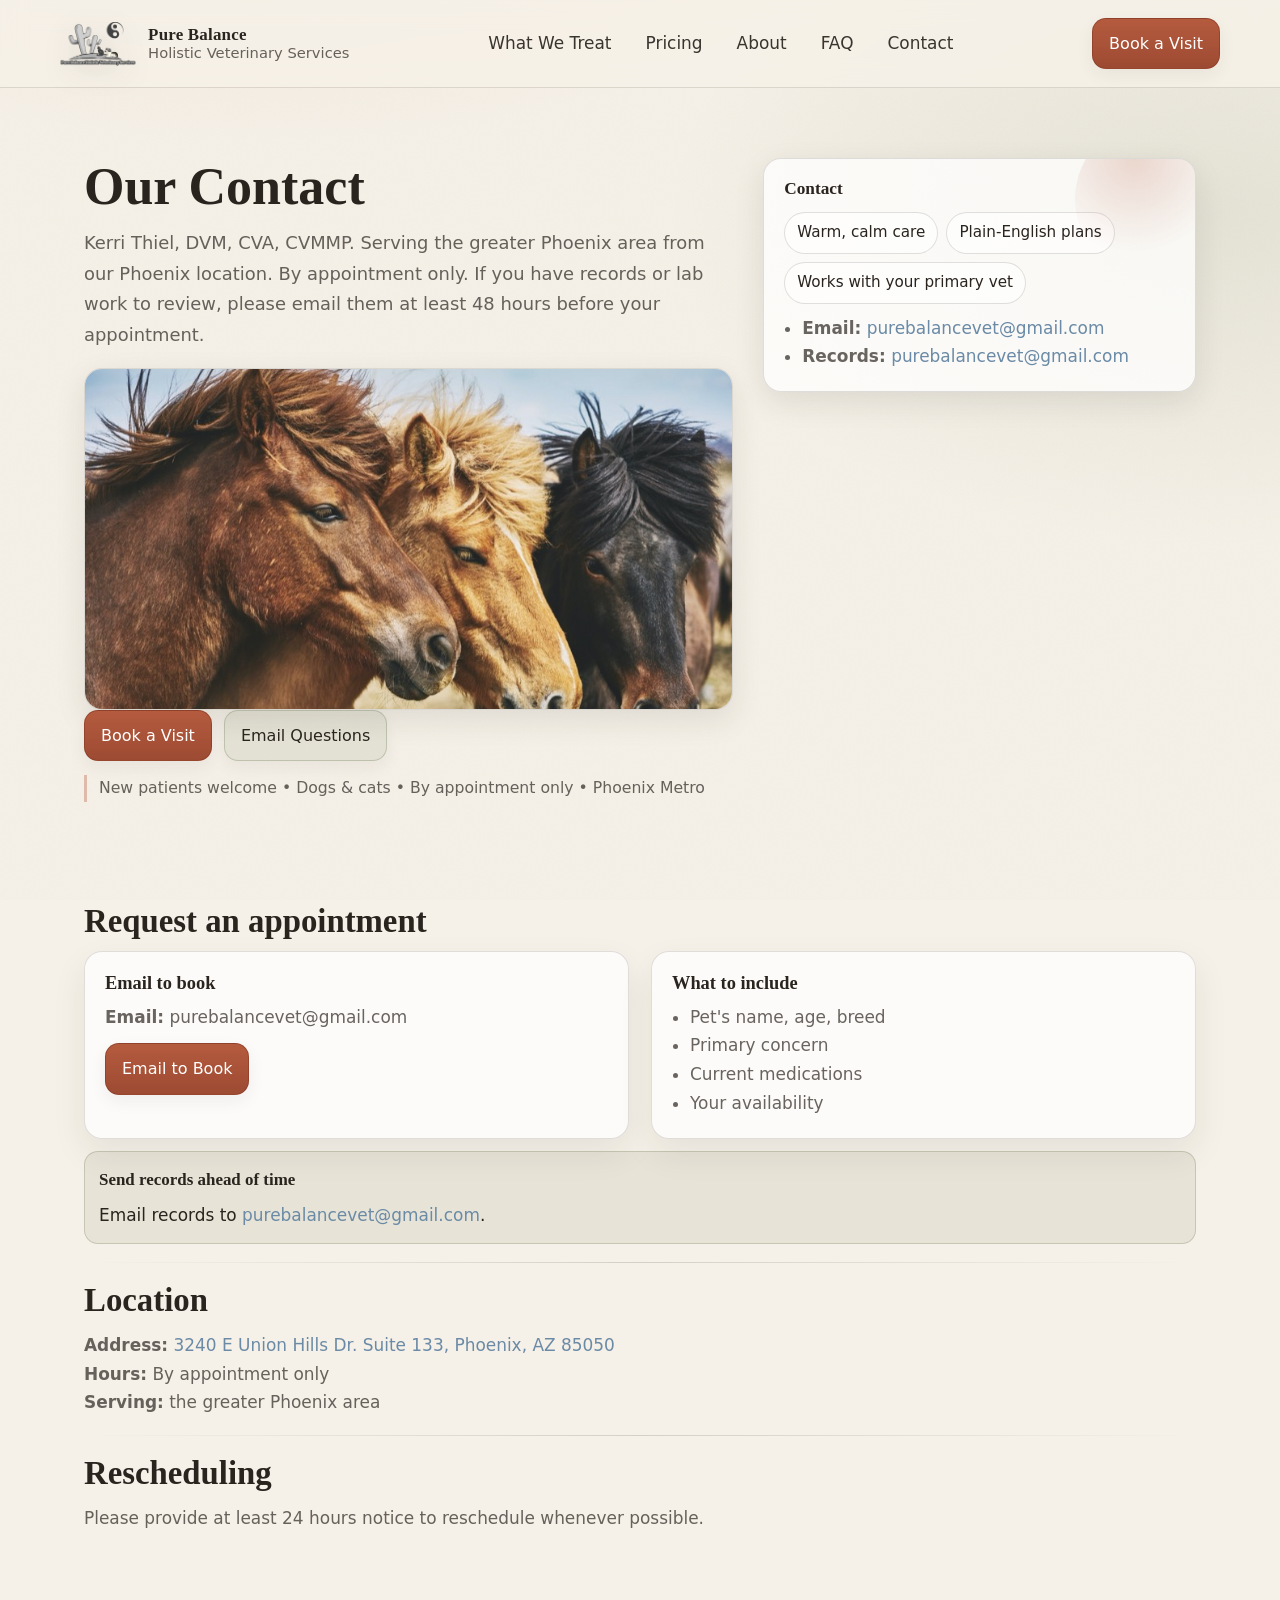
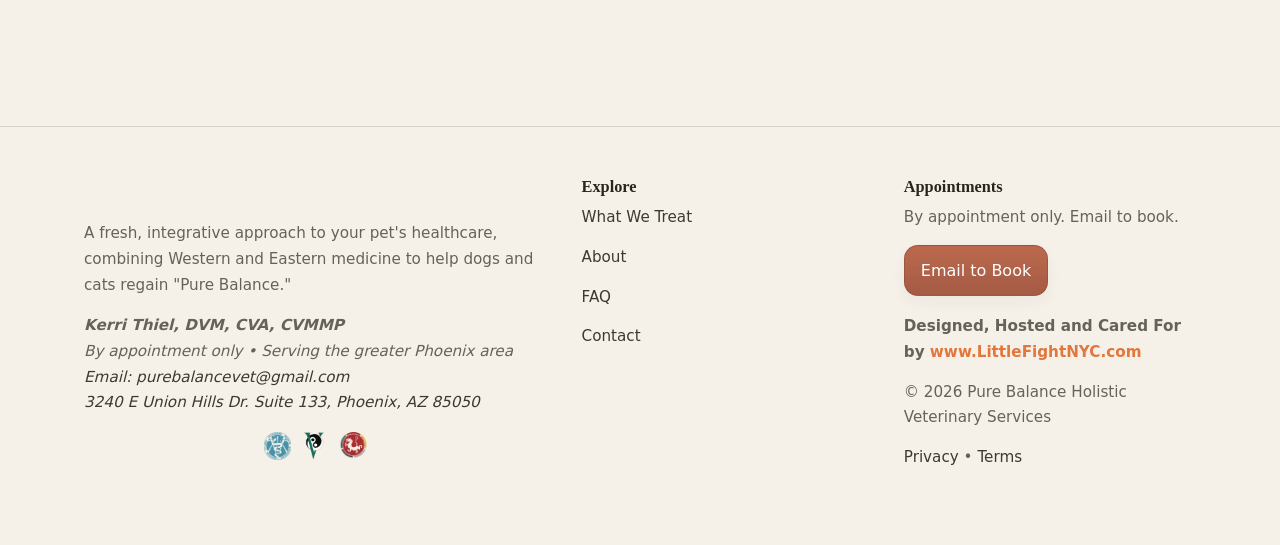
<file: book.html>
<!DOCTYPE html>
<html lang="en">
<head>
<meta charset="utf-8">
<meta name="viewport" content="width=device-width, initial-scale=1, viewport-fit=cover">
<title>Contact & Appointments | Pure Balance Holistic Veterinary Services</title>
<meta name="description" content="Contact Pure Balance Holistic Veterinary Services in Phoenix, AZ. By appointment only. Email to book and send records.">
<meta name="robots" content="index, follow">
<meta property="og:title" content="Contact & Appointments | Pure Balance Holistic Veterinary Services">
<meta property="og:description" content="Contact Pure Balance Holistic Veterinary Services in Phoenix, AZ. By appointment only. Email to book and send records.">
<meta property="og:image" content="https://purebalancevet.com/assets/img/logo.png">
<meta name="twitter:card" content="summary_large_image">
<meta name="twitter:image" content="https://purebalancevet.com/assets/img/logo.png">
<meta property="og:type" content="website">
<meta property="og:url" content="https://purebalancevet.com/book">
<link rel="canonical" href="https://purebalancevet.com/book">
<link rel="stylesheet" href="/assets/css/styles.css">
<script defer src="/assets/js/site.js"></script>
<link rel="icon" type="image/png" href="/assets/img/logo-core.png">
<link rel="apple-touch-icon" href="/assets/img/logo-core.png">
<meta name="theme-color" content="#f6f1e8">
<script type="application/ld+json">
{
  "@context": "https://schema.org",
  "@graph": [
    {
      "@type": "VeterinaryCare",
      "@id": "https://purebalancevet.com/#business",
      "name": "Pure Balance Holistic Veterinary Services",
      "email": "purebalancevet@gmail.com",
      "url": "https://purebalancevet.com",
      "image": "https://purebalancevet.com/assets/img/logo.png",
      "priceRange": "$$",
      "address": {
        "@type": "PostalAddress",
        "streetAddress": "3240 E Union Hills Dr. Suite 133",
        "addressLocality": "Phoenix",
        "addressRegion": "AZ",
        "postalCode": "85050",
        "addressCountry": "US"
      },
      "areaServed": [
        "Phoenix, AZ",
        "Phoenix Metro"
      ],
      "founder": "Kerri Thiel, DVM, CVA, CVMMP",
      "openingHoursSpecification": [
        {
          "@type": "OpeningHoursSpecification",
          "dayOfWeek": [
            "Monday",
            "Tuesday",
            "Wednesday",
            "Thursday",
            "Friday",
            "Saturday",
            "Sunday"
          ],
          "opens": "00:00",
          "closes": "23:59",
          "description": "By appointment only"
        }
      ],
      "contactPoint": [
        {
          "@type": "ContactPoint",
          "email": "purebalancevet@gmail.com",
          "contactType": "customer service",
          "areaServed": "US",
          "availableLanguage": [
            "en"
          ]
        }
      ]
    },
    {
      "@type": "WebSite",
      "@id": "https://purebalancevet.com/#website",
      "url": "https://purebalancevet.com",
      "name": "Pure Balance Holistic Veterinary Services",
      "publisher": {
        "@id": "https://purebalancevet.com/#business"
      }
    },
    {
      "@type": "WebPage",
      "@id": "https://purebalancevet.com/book#webpage",
      "url": "https://purebalancevet.com/book",
      "name": "Contact & Appointments | Pure Balance Holistic Veterinary Services",
      "isPartOf": {
        "@id": "https://purebalancevet.com/#website"
      },
      "about": {
        "@id": "https://purebalancevet.com/#business"
      },
      "primaryImageOfPage": {
        "@type": "ImageObject",
        "url": "https://purebalancevet.com/assets/img/logo.png"
      }
    }
  ]
}
</script>
</head>
<body>
<a class="skip-link" href="#main">Skip to content</a>
  <header class="site-header">
    <div class="container header-inner">
      <a class="brand" href="/" aria-label="Pure Balance home">
        <img class="logo-img" src="/assets/img/logo.png" alt="Pure Balance Holistic Veterinary Services" width="120" height="44">
        <div class="name"><strong>Pure Balance</strong><span>Holistic Veterinary Services</span></div>
      </a>
      <div class="nav-wrap">
        <div class="nav-backdrop" aria-hidden="true"></div>
        <button class="nav-toggle" type="button" aria-controls="primary-nav" aria-expanded="false">
          <span class="nav-icon" aria-hidden="true"></span><span class="nav-label">Menu</span>
        </button>
        <nav class="nav" id="primary-nav" aria-label="Primary navigation">
          <a data-nav href="/what-we-treat">What We Treat</a>
          <a data-nav href="/pricing">Pricing</a>
          <a data-nav href="/about">About</a>
          <a data-nav href="/faq">FAQ</a>
          <a data-nav href="/contact">Contact</a>
          <div class="nav-cta">
            <a class="btn primary" href="mailto:purebalancevet@gmail.com?subject=Appointment%20Request%20(Pure%20Balance%20Holistic%20Veterinary%20Services)">Email to Book</a>
          </div>
        </nav>
      </div>
      <div class="header-actions">
        <a class="btn primary" href="mailto:purebalancevet@gmail.com?subject=Appointment%20Request%20(Pure%20Balance%20Holistic%20Veterinary%20Services)">Book a Visit</a>
      </div>
    </div>
  </header>
<main id="main">
<section class="hero">
  <div class="container hero-grid">
    <div>
      <h1>Our Contact</h1>
      <p class="lede">Kerri Thiel, DVM, CVA, CVMMP. Serving the greater Phoenix area from our Phoenix location. By appointment only. If you have records or lab work to review, please email them at least 48 hours before your appointment.</p>
      <figure class="section-photo" style="margin:18px 0 0;"><img src="/assets/img/stock/doruk-yemenici-m7qzh_pd2mm-unsplash.jpg" alt="Warm, welcoming clinic experience"></figure>
      <div class="cta-row">
        <a class="btn primary" href="mailto:purebalancevet@gmail.com?subject=Appointment%20Request%20(Pure%20Balance%20Holistic%20Veterinary%20Services)">Book a Visit</a>
        <a class="btn secondary" href="mailto:purebalancevet@gmail.com?subject=Question%20(Pure%20Balance%20Holistic%20Veterinary%20Services)">Email Questions</a>
      </div>
      <div class="trust">New patients welcome &bull; Dogs &amp; cats &bull; <span data-field="HOURS_OR_BY_APPOINTMENT"></span> &bull; Phoenix Metro</div>
    </div>
    <aside class="hero-card" aria-label="At a glance">
      <h3>Contact</h3>
      <div class="badges">
        <span class="badge">Warm, calm care</span>
        <span class="badge">Plain-English plans</span>
        <span class="badge">Works with your primary vet</span>
      </div>
      <ul>
        <li><strong>Email:</strong> <a data-mailto href="#"><span data-field="CONTACT_EMAIL"></span></a></li>
        <li><strong>Records:</strong> <a data-records href="#"><span data-field="RECORDS_EMAIL"></span></a></li>
      </ul>
    </aside>
  </div>
</section>

<section class="section">
  <div class="container">
    <h2>Request an appointment</h2>
    <div class="grid-2 cards">
      <div class="card">
        <h3>Email to book</h3>
        <p><strong>Email:</strong> <a data-mailto href="#"><span data-field="CONTACT_EMAIL"></span></a></p>
        <p style="margin-top:12px;"><a class="btn primary" href="mailto:purebalancevet@gmail.com?subject=Appointment%20Request%20(Pure%20Balance%20Holistic%20Veterinary%20Services)">Email to Book</a></p>
      </div>
      <div class="card">
        <h3>What to include</h3>
        <ul class="list">
          <li>Pet's name, age, breed</li>
          <li>Primary concern</li>
          <li>Current medications</li>
          <li>Your availability</li>
        </ul>
      </div>
    </div>

    <div class="callout"><strong>Send records ahead of time</strong> Email records to <a data-records href="#"><span data-field="RECORDS_EMAIL"></span></a>.</div>

    <div class="divider"></div>

    <h2>Location</h2>
    <p><strong>Address:</strong> <a data-map href="#"><span data-field="CLINIC_ADDRESS_LINE"></span></a><br>
       <strong>Hours:</strong> <span data-field="HOURS_OR_BY_APPOINTMENT"></span><br>
       <strong>Serving:</strong> the greater Phoenix area</p>

    <div class="divider"></div>

    <h2>Rescheduling</h2>
    <p><span data-field="CANCELLATION_POLICY"></span></p>
  </div>
</section>
</main>

  <footer class="site-footer">
    <div class="container footer-grid">
      <div>
        <a class="brand" href="/" aria-label="Pure Balance home">
          <img class="logo-img" src="/assets/img/logo.png" alt="Pure Balance Holistic Veterinary Services" width="120" height="44">
          <div class="name"><strong>Pure Balance</strong><span>Holistic Veterinary Services</span></div>
        </a>
        <p class="small">A fresh, integrative approach to your pet's healthcare, combining Western and Eastern medicine to help dogs and cats regain "Pure Balance."</p>
        <address class="small">
          <strong>Kerri Thiel, DVM, CVA, CVMMP</strong><br>
          <span data-field="HOURS_OR_BY_APPOINTMENT"></span> &bull; Serving the greater Phoenix area<br>
          <a data-mailto href="#">Email: <span data-field="CONTACT_EMAIL"></span></a><br>
          <a data-map href="#"><span data-field="CLINIC_ADDRESS_LINE"></span></a>
        </address>
        <div class="member-logos">
          <img src="/assets/img/member-ahvma.png" alt="AHVMA" width="80" height="28" loading="lazy">
          <img src="/assets/img/member-ivas.png" alt="IVAS" width="80" height="28" loading="lazy">
          <img src="/assets/img/member-chi.png" alt="Chi University" width="80" height="28" loading="lazy">
        </div>
      </div>
      <div>
        <h4>Explore</h4>
        <nav aria-label="Footer navigation">
          <p class="small"><a href="/what-we-treat">What We Treat</a></p>
          <p class="small"><a href="/about">About</a></p>
          <p class="small"><a href="/faq">FAQ</a></p>
          <p class="small"><a href="/contact">Contact</a></p>
        </nav>
      </div>
      <div>
        <h4>Appointments</h4>
        <p class="small">By appointment only. Email to book.</p>
        <div class="badges">
          <a class="btn primary" href="mailto:purebalancevet@gmail.com?subject=Appointment%20Request%20(Pure%20Balance%20Holistic%20Veterinary%20Services)">Email to Book</a>
        </div>
        <p class="small footer-signature">Designed, Hosted and Cared For by <a href="https://www.littlefightnyc.com" target="_blank" rel="noopener">www.LittleFightNYC.com</a></p>
        <p class="small">&copy; <span data-field="CURRENT_YEAR"></span> Pure Balance Holistic Veterinary Services</p>
        <p class="small"><a href="/privacy">Privacy</a> &bull; <a href="/terms">Terms</a></p>
      </div>
    </div>
  </footer>
  <div class="mobile-cta" role="region" aria-label="Quick actions">
    <div class="container">
      <div class="row">
        <a class="btn primary" href="mailto:purebalancevet@gmail.com?subject=Appointment%20Request%20(Pure%20Balance%20Holistic%20Veterinary%20Services)">Email to Book</a>
      </div>
      <span class="hint">Questions? Email <a data-mailto href="#"><span data-field="CONTACT_EMAIL"></span></a></span>
    </div>
  </div>
</body>
</html>
</file>
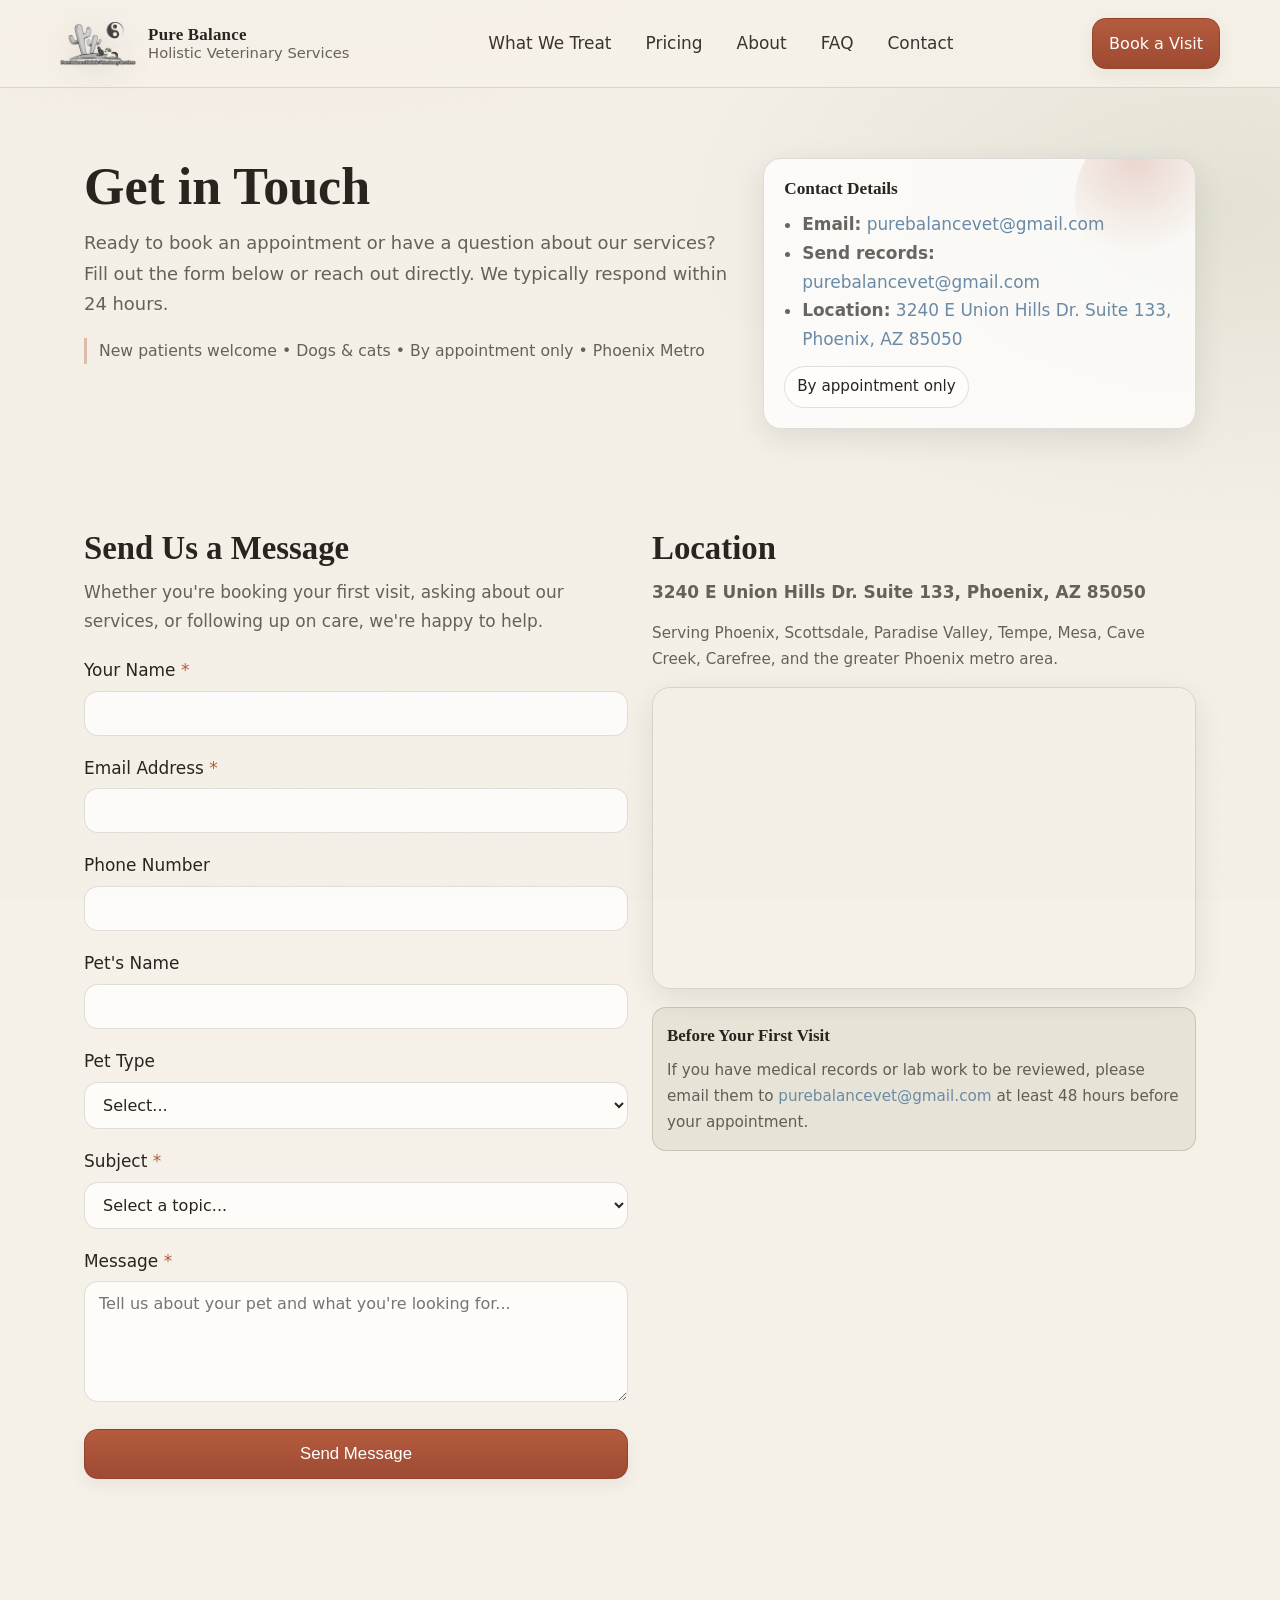
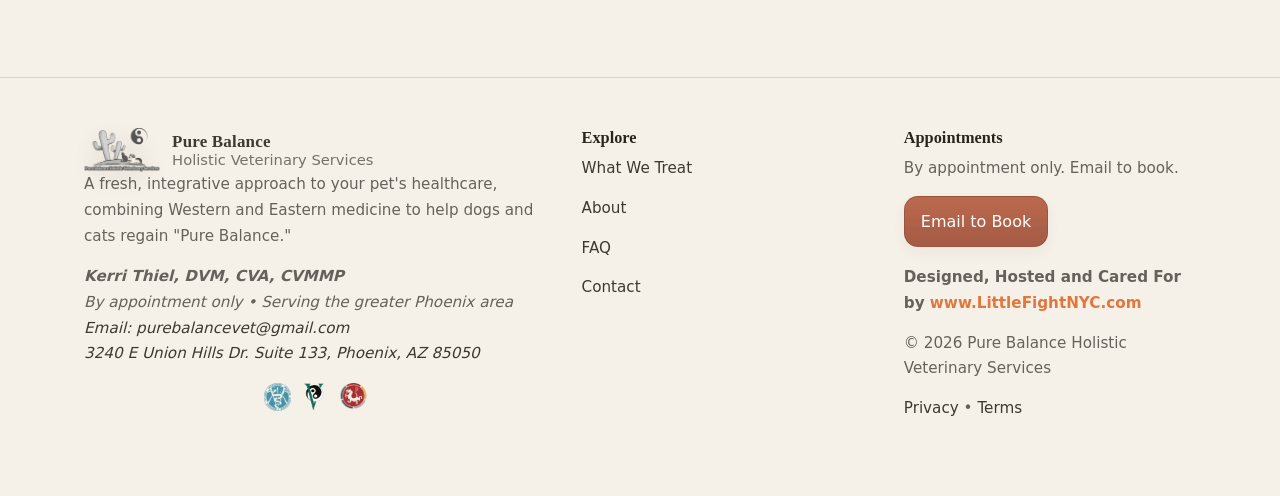
<file: contact.html>
<!DOCTYPE html>
<html lang="en">
<head>
  <meta charset="utf-8">
  <meta name="viewport" content="width=device-width, initial-scale=1, viewport-fit=cover">
  <title>Contact | Pure Balance Holistic Veterinary Services</title>
  <meta name="description" content="Contact Pure Balance Holistic Veterinary Services in Phoenix, AZ. Email to book an appointment, ask a question, or send your pet's medical records.">
  <meta name="robots" content="index, follow">
  <link rel="canonical" href="https://purebalancevet.com/contact">
  <meta property="og:type" content="website">
  <meta property="og:url" content="https://purebalancevet.com/contact">
  <meta property="og:title" content="Contact | Pure Balance Holistic Veterinary Services">
  <meta property="og:description" content="Contact Pure Balance Holistic Veterinary Services in Phoenix, AZ. Email to book an appointment or ask a question.">
  <meta property="og:image" content="https://purebalancevet.com/assets/img/logo.png">
  <meta name="twitter:card" content="summary_large_image">
  <meta name="twitter:title" content="Contact | Pure Balance Holistic Veterinary Services">
  <meta name="twitter:description" content="Contact Pure Balance Holistic Veterinary Services in Phoenix, AZ.">
  <meta name="twitter:image" content="https://purebalancevet.com/assets/img/logo.png">
  <link rel="icon" type="image/png" href="/assets/img/logo-core.png">
  <link rel="apple-touch-icon" href="/assets/img/logo-core.png">
  <meta name="theme-color" content="#f6f1e8">
  <link rel="stylesheet" href="/assets/css/styles.css">
  <script defer src="/assets/js/site.js"></script>
  <script type="application/ld+json">
  {
    "@context": "https://schema.org",
    "@graph": [
      {
        "@type": "VeterinaryCare",
        "@id": "https://purebalancevet.com/#business",
        "name": "Pure Balance Holistic Veterinary Services",
        "email": "purebalancevet@gmail.com",
        "url": "https://purebalancevet.com",
        "image": "https://purebalancevet.com/assets/img/logo.png",
        "priceRange": "$$",
        "address": {
          "@type": "PostalAddress",
          "streetAddress": "3240 E Union Hills Dr. Suite 133",
          "addressLocality": "Phoenix",
          "addressRegion": "AZ",
          "postalCode": "85050",
          "addressCountry": "US"
        },
        "geo": {
          "@type": "GeoCoordinates",
          "latitude": 33.6561,
          "longitude": -111.998
        },
        "areaServed": ["Phoenix, AZ", "Phoenix Metro"],
        "openingHoursSpecification": {
          "@type": "OpeningHoursSpecification",
          "dayOfWeek": ["Monday","Tuesday","Wednesday","Thursday","Friday","Saturday","Sunday"],
          "opens": "00:00",
          "closes": "23:59",
          "description": "By appointment only"
        }
      },
      {
        "@type": "ContactPage",
        "@id": "https://purebalancevet.com/contact#webpage",
        "url": "https://purebalancevet.com/contact",
        "name": "Contact | Pure Balance Holistic Veterinary Services",
        "isPartOf": {"@id": "https://purebalancevet.com/#website"},
        "about": {"@id": "https://purebalancevet.com/#business"}
      }
    ]
  }
  </script>
</head>
<body>
  <a class="skip-link" href="#main">Skip to content</a>
  <header class="site-header">
    <div class="container header-inner">
      <a class="brand" href="/" aria-label="Pure Balance home">
        <img class="logo-img" src="/assets/img/logo.png" alt="Pure Balance Holistic Veterinary Services" width="120" height="44">
        <div class="name"><strong>Pure Balance</strong><span>Holistic Veterinary Services</span></div>
      </a>
      <div class="nav-wrap">
        <div class="nav-backdrop" aria-hidden="true"></div>
        <button class="nav-toggle" type="button" aria-controls="primary-nav" aria-expanded="false">
          <span class="nav-icon" aria-hidden="true"></span><span class="nav-label">Menu</span>
        </button>
        <nav class="nav" id="primary-nav" aria-label="Primary navigation">
          <a data-nav href="/what-we-treat">What We Treat</a>
          <a data-nav href="/pricing">Pricing</a>
          <a data-nav href="/about">About</a>
          <a data-nav href="/faq">FAQ</a>
          <a data-nav href="/contact">Contact</a>
          <div class="nav-cta">
            <a class="btn primary" href="mailto:purebalancevet@gmail.com?subject=Appointment%20Request%20(Pure%20Balance%20Holistic%20Veterinary%20Services)">Email to Book</a>
          </div>
        </nav>
      </div>
      <div class="header-actions">
        <a class="btn primary" href="mailto:purebalancevet@gmail.com?subject=Appointment%20Request%20(Pure%20Balance%20Holistic%20Veterinary%20Services)">Book a Visit</a>
      </div>
    </div>
  </header>

  <main id="main">
    <section class="hero">
      <div class="container hero-grid">
        <div>
          <h1>Get in Touch</h1>
          <p class="lede">Ready to book an appointment or have a question about our services? Fill out the form below or reach out directly. We typically respond within 24 hours.</p>
          <div class="trust">New patients welcome &bull; Dogs &amp; cats &bull; <span data-field="HOURS_OR_BY_APPOINTMENT"></span> &bull; Phoenix Metro</div>
        </div>
        <aside class="hero-card" aria-label="Contact information">
          <h3>Contact Details</h3>
          <ul>
            <li><strong>Email:</strong> <a data-mailto href="#"><span data-field="CONTACT_EMAIL"></span></a></li>
            <li><strong>Send records:</strong> <a data-records href="#"><span data-field="RECORDS_EMAIL"></span></a></li>
            <li><strong>Location:</strong> <a data-map href="#"><span data-field="CLINIC_ADDRESS_LINE"></span></a></li>
          </ul>
          <div class="badges">
            <span class="badge">By appointment only</span>
          </div>
        </aside>
      </div>
    </section>

    <section class="section">
      <div class="container">
        <div class="grid-2">
          <div>
            <h2>Send Us a Message</h2>
            <p>Whether you're booking your first visit, asking about our services, or following up on care, we're happy to help.</p>

            <form name="contact" method="POST" data-netlify="true" netlify-honeypot="bot-field" class="contact-form">
              <input type="hidden" name="form-name" value="contact">
              <p class="hidden" style="display:none;">
                <label>Don't fill this out if you're human: <input name="bot-field"></label>
              </p>

              <div class="form-group">
                <label for="name">Your Name <span class="required">*</span></label>
                <input type="text" id="name" name="name" required autocomplete="name">
              </div>

              <div class="form-group">
                <label for="email">Email Address <span class="required">*</span></label>
                <input type="email" id="email" name="email" required autocomplete="email">
              </div>

              <div class="form-group">
                <label for="phone">Phone Number</label>
                <input type="tel" id="phone" name="phone" autocomplete="tel">
              </div>

              <div class="form-group">
                <label for="pet-name">Pet's Name</label>
                <input type="text" id="pet-name" name="pet-name">
              </div>

              <div class="form-group">
                <label for="pet-type">Pet Type</label>
                <select id="pet-type" name="pet-type">
                  <option value="">Select...</option>
                  <option value="dog">Dog</option>
                  <option value="cat">Cat</option>
                  <option value="other">Other</option>
                </select>
              </div>

              <div class="form-group">
                <label for="subject">Subject <span class="required">*</span></label>
                <select id="subject" name="subject" required>
                  <option value="">Select a topic...</option>
                  <option value="appointment">Book an Appointment</option>
                  <option value="question">General Question</option>
                  <option value="records">Sending Records</option>
                  <option value="followup">Follow-up on Treatment</option>
                  <option value="other">Other</option>
                </select>
              </div>

              <div class="form-group">
                <label for="message">Message <span class="required">*</span></label>
                <textarea id="message" name="message" rows="5" required placeholder="Tell us about your pet and what you're looking for..."></textarea>
              </div>

              <div class="form-group">
                <button type="submit" class="btn primary">Send Message</button>
              </div>
            </form>
          </div>

          <div>
            <h2>Location</h2>
            <p><strong><span data-field="CLINIC_ADDRESS_LINE"></span></strong></p>
            <p class="small">Serving Phoenix, Scottsdale, Paradise Valley, Tempe, Mesa, Cave Creek, Carefree, and the greater Phoenix metro area.</p>

            <div class="map-container">
              <iframe
                src="https://www.google.com/maps/embed?pb=!1m18!1m12!1m3!1d3322.8!2d-111.998!3d33.6561!2m3!1f0!2f0!3f0!3m2!1i1024!2i768!4f13.1!3m3!1m2!1s0x0%3A0x0!2zMzPCsDM5JzIyLjAiTiAxMTHCsDU5JzUyLjgiVw!5e0!3m2!1sen!2sus!4v1"
                width="100%"
                height="300"
                style="border:0; border-radius: var(--radius);"
                allowfullscreen=""
                loading="lazy"
                referrerpolicy="no-referrer-when-downgrade"
                title="Pure Balance Holistic Veterinary Services location in Phoenix">
              </iframe>
            </div>

            <div class="callout" style="margin-top: 18px;">
              <strong>Before Your First Visit</strong>
              <p class="small" style="margin: 8px 0 0;">If you have medical records or lab work to be reviewed, please email them to <a data-records href="#"><span data-field="RECORDS_EMAIL"></span></a> at least 48 hours before your appointment.</p>
            </div>
          </div>
        </div>
      </div>
    </section>
  </main>

  <footer class="site-footer">
    <div class="container footer-grid">
      <div>
        <a class="brand" href="/" aria-label="Pure Balance home">
          <img class="logo-img" src="/assets/img/logo.png" alt="Pure Balance Holistic Veterinary Services" width="120" height="44">
          <div class="name"><strong>Pure Balance</strong><span>Holistic Veterinary Services</span></div>
        </a>
        <p class="small">A fresh, integrative approach to your pet's healthcare, combining Western and Eastern medicine to help dogs and cats regain "Pure Balance."</p>
        <address class="small">
          <strong>Kerri Thiel, DVM, CVA, CVMMP</strong><br>
          <span data-field="HOURS_OR_BY_APPOINTMENT"></span> &bull; Serving the greater Phoenix area<br>
          <a data-mailto href="#">Email: <span data-field="CONTACT_EMAIL"></span></a><br>
          <a data-map href="#"><span data-field="CLINIC_ADDRESS_LINE"></span></a>
        </address>
        <div class="member-logos">
          <img src="/assets/img/member-ahvma.png" alt="AHVMA" width="80" height="28" loading="lazy">
          <img src="/assets/img/member-ivas.png" alt="IVAS" width="80" height="28" loading="lazy">
          <img src="/assets/img/member-chi.png" alt="Chi University" width="80" height="28" loading="lazy">
        </div>
      </div>
      <div>
        <h4>Explore</h4>
        <nav aria-label="Footer navigation">
          <p class="small"><a href="/what-we-treat">What We Treat</a></p>
          <p class="small"><a href="/about">About</a></p>
          <p class="small"><a href="/faq">FAQ</a></p>
          <p class="small"><a href="/contact">Contact</a></p>
        </nav>
      </div>
      <div>
        <h4>Appointments</h4>
        <p class="small">By appointment only. Email to book.</p>
        <div class="badges">
          <a class="btn primary" href="mailto:purebalancevet@gmail.com?subject=Appointment%20Request%20(Pure%20Balance%20Holistic%20Veterinary%20Services)">Email to Book</a>
        </div>
        <p class="small footer-signature">Designed, Hosted and Cared For by <a href="https://www.littlefightnyc.com" target="_blank" rel="noopener">www.LittleFightNYC.com</a></p>
        <p class="small">&copy; <span data-field="CURRENT_YEAR"></span> Pure Balance Holistic Veterinary Services</p>
        <p class="small"><a href="/privacy">Privacy</a> &bull; <a href="/terms">Terms</a></p>
      </div>
    </div>
  </footer>
  <div class="mobile-cta" role="region" aria-label="Quick actions">
    <div class="container">
      <div class="row">
        <a class="btn primary" href="mailto:purebalancevet@gmail.com?subject=Appointment%20Request%20(Pure%20Balance%20Holistic%20Veterinary%20Services)">Email to Book</a>
      </div>
      <span class="hint">Questions? Email <a data-mailto href="#"><span data-field="CONTACT_EMAIL"></span></a></span>
    </div>
  </div>
</body>
</html>
</file>
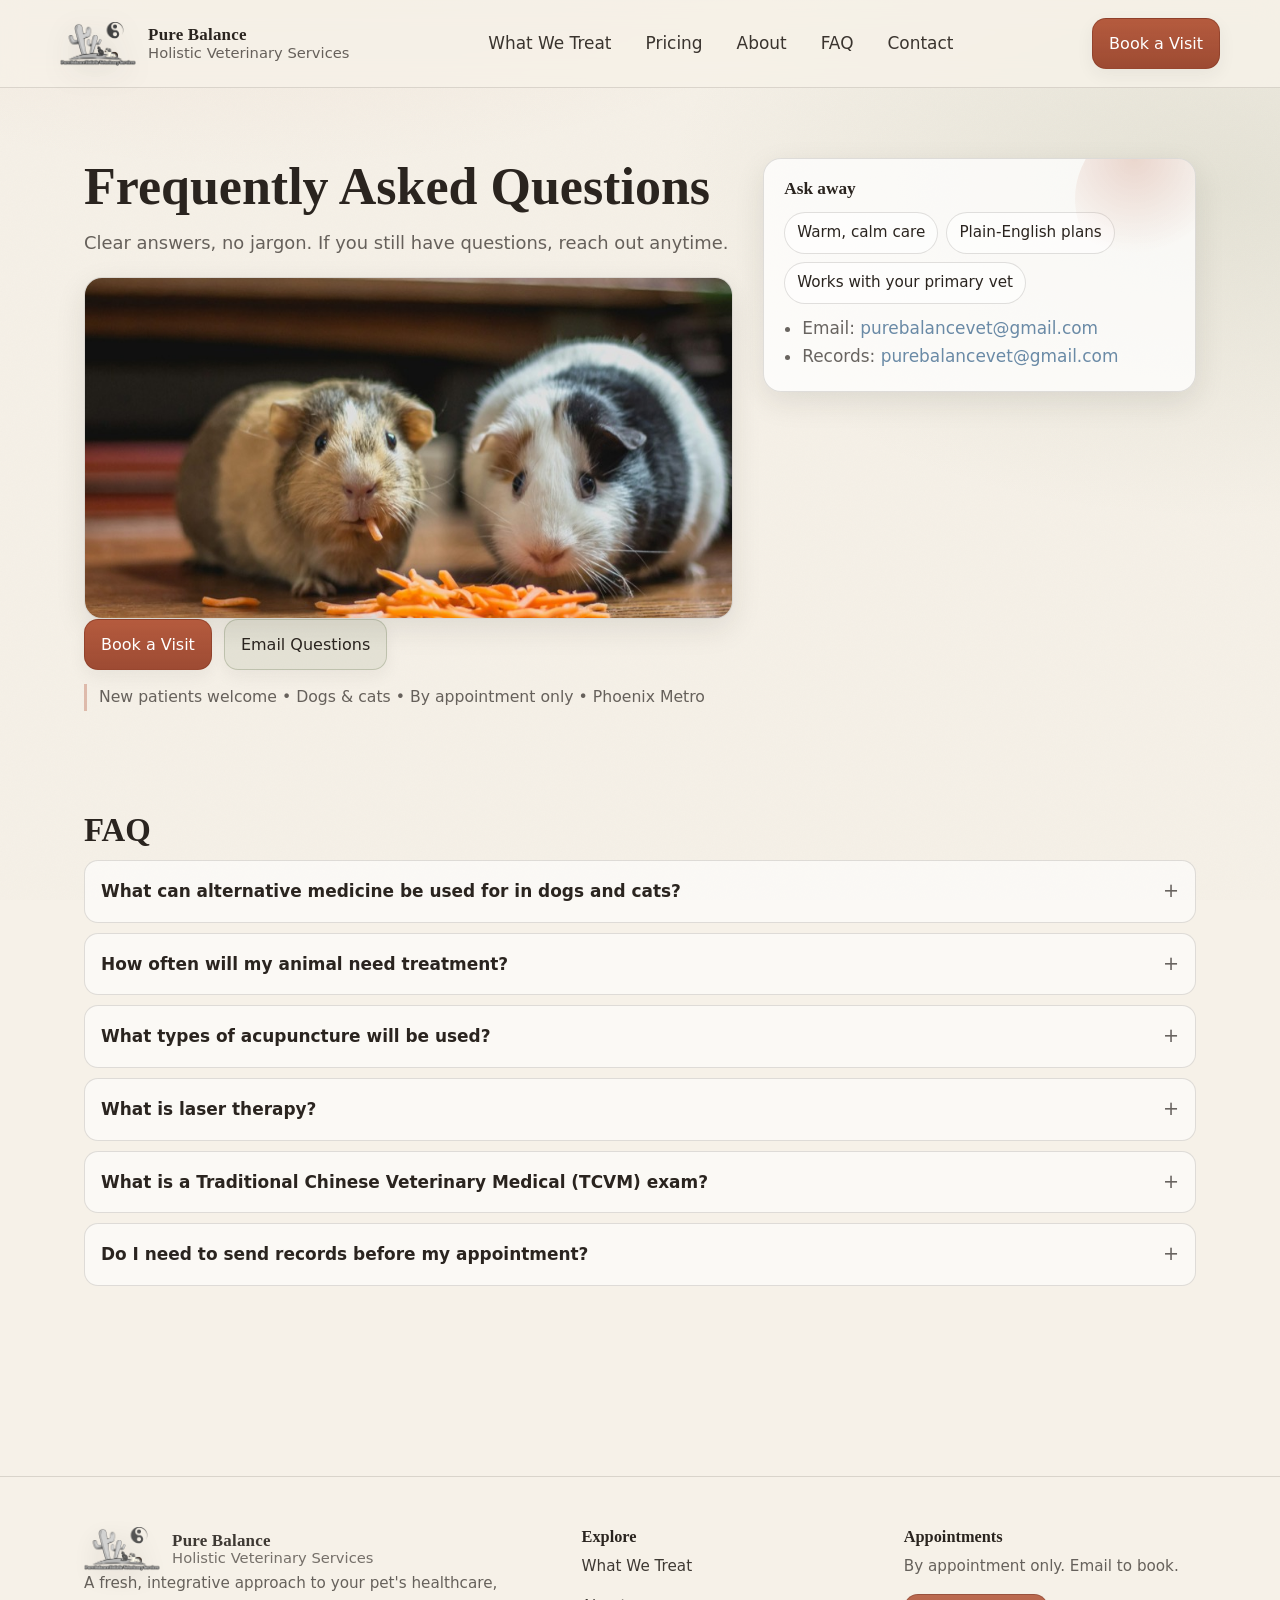
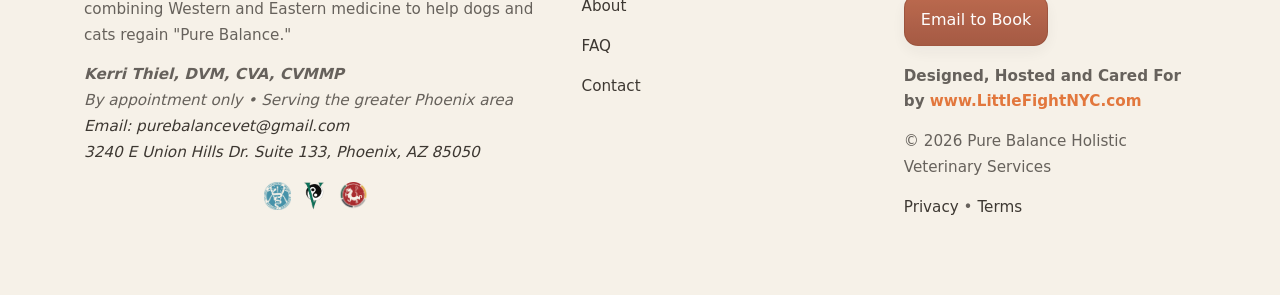
<file: faq.html>
<!DOCTYPE html>
<html lang="en">
<head>
<meta charset="utf-8">
<meta name="viewport" content="width=device-width, initial-scale=1, viewport-fit=cover">
<title>FAQ | Pure Balance Holistic Veterinary Services</title>
<meta name="description" content="Frequently asked questions about holistic veterinary care for dogs and cats in Phoenix, AZ. Learn about acupuncture, laser therapy, TCVM exams, and treatment frequency.">
<meta name="robots" content="index, follow">
<meta property="og:title" content="FAQ | Pure Balance Holistic Veterinary Services">
<meta property="og:description" content="Frequently asked questions about holistic veterinary care for dogs and cats in Phoenix, AZ. Learn about acupuncture, laser therapy, TCVM exams, and treatment frequency.">
<meta property="og:image" content="https://purebalancevet.com/assets/img/logo.png">
<meta name="twitter:card" content="summary_large_image">
<meta name="twitter:image" content="https://purebalancevet.com/assets/img/logo.png">
<meta property="og:type" content="website">
<meta property="og:url" content="https://purebalancevet.com/faq">
<link rel="canonical" href="https://purebalancevet.com/faq">
<link rel="stylesheet" href="/assets/css/styles.css">
<script defer src="/assets/js/site.js"></script>
<link rel="icon" type="image/png" href="/assets/img/logo-core.png">
<link rel="apple-touch-icon" href="/assets/img/logo-core.png">
<meta name="theme-color" content="#f6f1e8">
<script type="application/ld+json">
{
  "@context": "https://schema.org",
  "@graph": [
    {
      "@type": "VeterinaryCare",
      "@id": "https://purebalancevet.com/#business",
      "name": "Pure Balance Holistic Veterinary Services",
      "email": "purebalancevet@gmail.com",
      "url": "https://purebalancevet.com",
      "image": "https://purebalancevet.com/assets/img/logo.png",
      "priceRange": "$$",
      "address": {
        "@type": "PostalAddress",
        "streetAddress": "3240 E Union Hills Dr. Suite 133",
        "addressLocality": "Phoenix",
        "addressRegion": "AZ",
        "postalCode": "85050",
        "addressCountry": "US"
      },
      "areaServed": [
        "Phoenix, AZ",
        "Phoenix Metro"
      ],
      "founder": "Kerri Thiel, DVM, CVA, CVMMP",
      "openingHoursSpecification": [
        {
          "@type": "OpeningHoursSpecification",
          "dayOfWeek": [
            "Monday",
            "Tuesday",
            "Wednesday",
            "Thursday",
            "Friday",
            "Saturday",
            "Sunday"
          ],
          "opens": "00:00",
          "closes": "23:59",
          "description": "By appointment only"
        }
      ],
      "contactPoint": [
        {
          "@type": "ContactPoint",
          "email": "purebalancevet@gmail.com",
          "contactType": "customer service",
          "areaServed": "US",
          "availableLanguage": [
            "en"
          ]
        }
      ]
    },
    {
      "@type": "WebSite",
      "@id": "https://purebalancevet.com/#website",
      "url": "https://purebalancevet.com",
      "name": "Pure Balance Holistic Veterinary Services",
      "publisher": {
        "@id": "https://purebalancevet.com/#business"
      }
    },
    {
      "@type": "WebPage",
      "@id": "https://purebalancevet.com/faq#webpage",
      "url": "https://purebalancevet.com/faq",
      "name": "FAQ | Pure Balance Holistic Veterinary Services",
      "isPartOf": {
        "@id": "https://purebalancevet.com/#website"
      },
      "about": {
        "@id": "https://purebalancevet.com/#business"
      },
      "primaryImageOfPage": {
        "@type": "ImageObject",
        "url": "https://purebalancevet.com/assets/img/logo.png"
      }
    }
  ]
}
</script>
<script type="application/ld+json">
{
  "@context": "https://schema.org",
  "@type": "FAQPage",
  "mainEntity": [
    {
      "@type": "Question",
      "name": "What can alternative medicine be used for in dogs and cats?",
      "acceptedAnswer": {
        "@type": "Answer",
        "text": "Wellness (performance enhancement and injury/disease prevention); musculoskeletal disease (arthritis, tendon/ligament injury, back/muscle soreness); neurological disease (IVDD/disc disease, paralysis/weakness, incontinence, seizures, vestibular disease); skin disease (allergies, masses, lick granulomas); metabolic conditions (Cushing\u2019s, diabetes, thyroid disease); gastrointestinal disease (diarrhea, IBD, acid reflux, constipation, pancreatitis); immune mediated disease (polyarthritis; blood disease such as anemia/thrombocytopenia); respiratory disease; behavioral problems; cancer/benign masses."
      }
    },
    {
      "@type": "Question",
      "name": "How often will my animal need treatment?",
      "acceptedAnswer": {
        "@type": "Answer",
        "text": "Treatment intervals depend on what is being treated and the severity of the condition. Typically patients receive an initial 3 treatments administered every 1\u20132 weeks. After these initial treatments, an appropriate interval will be determined based on the condition being treated. These intervals vary from twice a month to twice a year."
      }
    },
    {
      "@type": "Question",
      "name": "What types of acupuncture will be used?",
      "acceptedAnswer": {
        "@type": "Answer",
        "text": "Dry needle (sterile thin metal needles); electroacupuncture (needles stimulated with a gentle electrical current similar to a TENS unit); aquapuncture (injecting a substrate such as vitamins or herbals into an acupoint); hemopuncture (pricking an acupoint until a few drops of blood are released, used to clear heat or stagnation); laserpuncture (laser stimulation instead of needles for very sensitive animals); moxibustion (burning moxa, dried mugwort, near the skin at specific acupoints, often used in chronic cases)."
      }
    },
    {
      "@type": "Question",
      "name": "What is laser therapy?",
      "acceptedAnswer": {
        "@type": "Answer",
        "text": "Laser therapy targets tissues with specific wavelengths of light that have been found to accelerate the healing process. This therapy reduces pain, stiffness, swelling, and spasms, allowing the patient to heal and feel better sooner."
      }
    },
    {
      "@type": "Question",
      "name": "What is a Traditional Chinese Veterinary Medical (TCVM) exam?",
      "acceptedAnswer": {
        "@type": "Answer",
        "text": "A TCVM exam involves tongue and pulse diagnosis, evaluating temperature differences in the body, and checking sensitivities at specific acupoints. This evaluation supports a TCVM diagnosis used for acupoint selection and herbal therapy recommendations."
      }
    },
    {
      "@type": "Question",
      "name": "Do I need to send records before my appointment?",
      "acceptedAnswer": {
        "@type": "Answer",
        "text": "If you have medical records or lab work to be reviewed, please email them to purebalancevet@gmail.com at least 48 hours before your appointment."
      }
    }
  ]
}
</script>
</head>
<body>
<a class="skip-link" href="#main">Skip to content</a>
  <header class="site-header">
    <div class="container header-inner">
      <a class="brand" href="/" aria-label="Pure Balance home">
        <img class="logo-img" src="/assets/img/logo.png" alt="Pure Balance Holistic Veterinary Services" width="120" height="44">
        <div class="name"><strong>Pure Balance</strong><span>Holistic Veterinary Services</span></div>
      </a>
      <div class="nav-wrap">
        <div class="nav-backdrop" aria-hidden="true"></div>
        <button class="nav-toggle" type="button" aria-controls="primary-nav" aria-expanded="false">
          <span class="nav-icon" aria-hidden="true"></span><span class="nav-label">Menu</span>
        </button>
        <nav class="nav" id="primary-nav" aria-label="Primary navigation">
          <a data-nav href="/what-we-treat">What We Treat</a>
          <a data-nav href="/pricing">Pricing</a>
          <a data-nav href="/about">About</a>
          <a data-nav href="/faq">FAQ</a>
          <a data-nav href="/contact">Contact</a>
          <div class="nav-cta">
            <a class="btn primary" href="mailto:purebalancevet@gmail.com?subject=Appointment%20Request%20(Pure%20Balance%20Holistic%20Veterinary%20Services)">Email to Book</a>
          </div>
        </nav>
      </div>
      <div class="header-actions">
        <a class="btn primary" href="mailto:purebalancevet@gmail.com?subject=Appointment%20Request%20(Pure%20Balance%20Holistic%20Veterinary%20Services)">Book a Visit</a>
      </div>
    </div>
  </header>
<main id="main">
<section class="hero">
  <div class="container hero-grid">
    <div>
      <h1>Frequently Asked Questions</h1>
      <p class="lede">Clear answers, no jargon. If you still have questions, reach out anytime.</p>
      <figure class="section-photo" style="margin:18px 0 0;"><img src="/assets/img/stock/pbvet-stock-images6.jpg" alt="Questions answered with clarity"></figure>
      <div class="cta-row">
        <a class="btn primary" href="mailto:purebalancevet@gmail.com?subject=Appointment%20Request%20(Pure%20Balance%20Holistic%20Veterinary%20Services)">Book a Visit</a>
        <a class="btn secondary" href="mailto:purebalancevet@gmail.com?subject=Question%20(Pure%20Balance%20Holistic%20Veterinary%20Services)">Email Questions</a>
      </div>
      <div class="trust">New patients welcome &bull; Dogs &amp; cats &bull; <span data-field="HOURS_OR_BY_APPOINTMENT"></span> &bull; Phoenix Metro</div>
    </div>
    <aside class="hero-card" aria-label="At a glance">
      <h3>Ask away</h3>
      <div class="badges">
        <span class="badge">Warm, calm care</span>
        <span class="badge">Plain-English plans</span>
        <span class="badge">Works with your primary vet</span>
      </div>
      <ul>
        <li>Email: <a data-mailto href="#"><span data-field="CONTACT_EMAIL"></span></a></li>
        <li>Records: <a data-records href="#"><span data-field="RECORDS_EMAIL"></span></a></li>
      </ul>
    </aside>
  </div>
</section>

<section class="section">
  <div class="container">
    <h2>FAQ</h2>
    <div class="faq">
      <details>
        <summary>What can alternative medicine be used for in dogs and cats?</summary>
        <p>Wellness (performance enhancement and injury/disease prevention); musculoskeletal disease (arthritis, tendon/ligament injury, back/muscle soreness); neurological disease (IVDD/disc disease, paralysis/weakness, incontinence, seizures, vestibular disease); skin disease (allergies, masses, lick granulomas); metabolic conditions (Cushing's, diabetes, thyroid disease); gastrointestinal disease (diarrhea, IBD, acid reflux, constipation, pancreatitis); immune mediated disease (polyarthritis; blood disease such as anemia/thrombocytopenia); respiratory disease; behavioral problems; cancer/benign masses.</p>
      </details>
      <details>
        <summary>How often will my animal need treatment?</summary>
        <p>Treatment intervals depend on what is being treated and the severity of the condition. Typically patients receive an initial 3 treatments administered every 1–2 weeks. After these initial treatments, an appropriate interval will be determined based on the condition being treated. These intervals vary from twice a month to twice a year.</p>
      </details>
      <details>
        <summary>What types of acupuncture will be used?</summary>
        <p>Dry needle (sterile thin metal needles); electroacupuncture (needles stimulated with a gentle electrical current similar to a TENS unit); aquapuncture (injecting a substrate such as vitamins or herbals into an acupoint); hemopuncture (pricking an acupoint until a few drops of blood are released, used to clear heat or stagnation); laserpuncture (laser stimulation instead of needles for very sensitive animals); moxibustion (burning moxa, dried mugwort, near the skin at specific acupoints, often used in chronic cases).</p>
      </details>
      <details>
        <summary>What is laser therapy?</summary>
        <p>Laser therapy targets tissues with specific wavelengths of light that have been found to accelerate the healing process. This therapy reduces pain, stiffness, swelling, and spasms, allowing the patient to heal and feel better sooner.</p>
      </details>
      <details>
        <summary>What is a Traditional Chinese Veterinary Medical (TCVM) exam?</summary>
        <p>A TCVM exam involves tongue and pulse diagnosis, evaluating temperature differences in the body, and checking sensitivities at specific acupoints. This evaluation supports a TCVM diagnosis used for acupoint selection and herbal therapy recommendations.</p>
      </details>
      <details>
        <summary>Do I need to send records before my appointment?</summary>
        <p>If you have medical records or lab work to be reviewed, please email them to purebalancevet@gmail.com at least 48 hours before your appointment.</p>
      </details>
    </div>
  </div>
</section>
</main>

  <footer class="site-footer">
    <div class="container footer-grid">
      <div>
        <a class="brand" href="/" aria-label="Pure Balance home">
          <img class="logo-img" src="/assets/img/logo.png" alt="Pure Balance Holistic Veterinary Services" width="120" height="44">
          <div class="name"><strong>Pure Balance</strong><span>Holistic Veterinary Services</span></div>
        </a>
        <p class="small">A fresh, integrative approach to your pet's healthcare, combining Western and Eastern medicine to help dogs and cats regain "Pure Balance."</p>
        <address class="small">
          <strong>Kerri Thiel, DVM, CVA, CVMMP</strong><br>
          <span data-field="HOURS_OR_BY_APPOINTMENT"></span> &bull; Serving the greater Phoenix area<br>
          <a data-mailto href="#">Email: <span data-field="CONTACT_EMAIL"></span></a><br>
          <a data-map href="#"><span data-field="CLINIC_ADDRESS_LINE"></span></a>
        </address>
        <div class="member-logos">
          <img src="/assets/img/member-ahvma.png" alt="AHVMA" width="80" height="28" loading="lazy">
          <img src="/assets/img/member-ivas.png" alt="IVAS" width="80" height="28" loading="lazy">
          <img src="/assets/img/member-chi.png" alt="Chi University" width="80" height="28" loading="lazy">
        </div>
      </div>
      <div>
        <h4>Explore</h4>
        <nav aria-label="Footer navigation">
          <p class="small"><a href="/what-we-treat">What We Treat</a></p>
          <p class="small"><a href="/about">About</a></p>
          <p class="small"><a href="/faq">FAQ</a></p>
          <p class="small"><a href="/contact">Contact</a></p>
        </nav>
      </div>
      <div>
        <h4>Appointments</h4>
        <p class="small">By appointment only. Email to book.</p>
        <div class="badges">
          <a class="btn primary" href="mailto:purebalancevet@gmail.com?subject=Appointment%20Request%20(Pure%20Balance%20Holistic%20Veterinary%20Services)">Email to Book</a>
        </div>
        <p class="small footer-signature">Designed, Hosted and Cared For by <a href="https://www.littlefightnyc.com" target="_blank" rel="noopener">www.LittleFightNYC.com</a></p>
        <p class="small">&copy; <span data-field="CURRENT_YEAR"></span> Pure Balance Holistic Veterinary Services</p>
        <p class="small"><a href="/privacy">Privacy</a> &bull; <a href="/terms">Terms</a></p>
      </div>
    </div>
  </footer>
  <div class="mobile-cta" role="region" aria-label="Quick actions">
    <div class="container">
      <div class="row">
        <a class="btn primary" href="mailto:purebalancevet@gmail.com?subject=Appointment%20Request%20(Pure%20Balance%20Holistic%20Veterinary%20Services)">Email to Book</a>
      </div>
      <span class="hint">Questions? Email <a data-mailto href="#"><span data-field="CONTACT_EMAIL"></span></a></span>
    </div>
  </div>
</body>
</html>
</file>
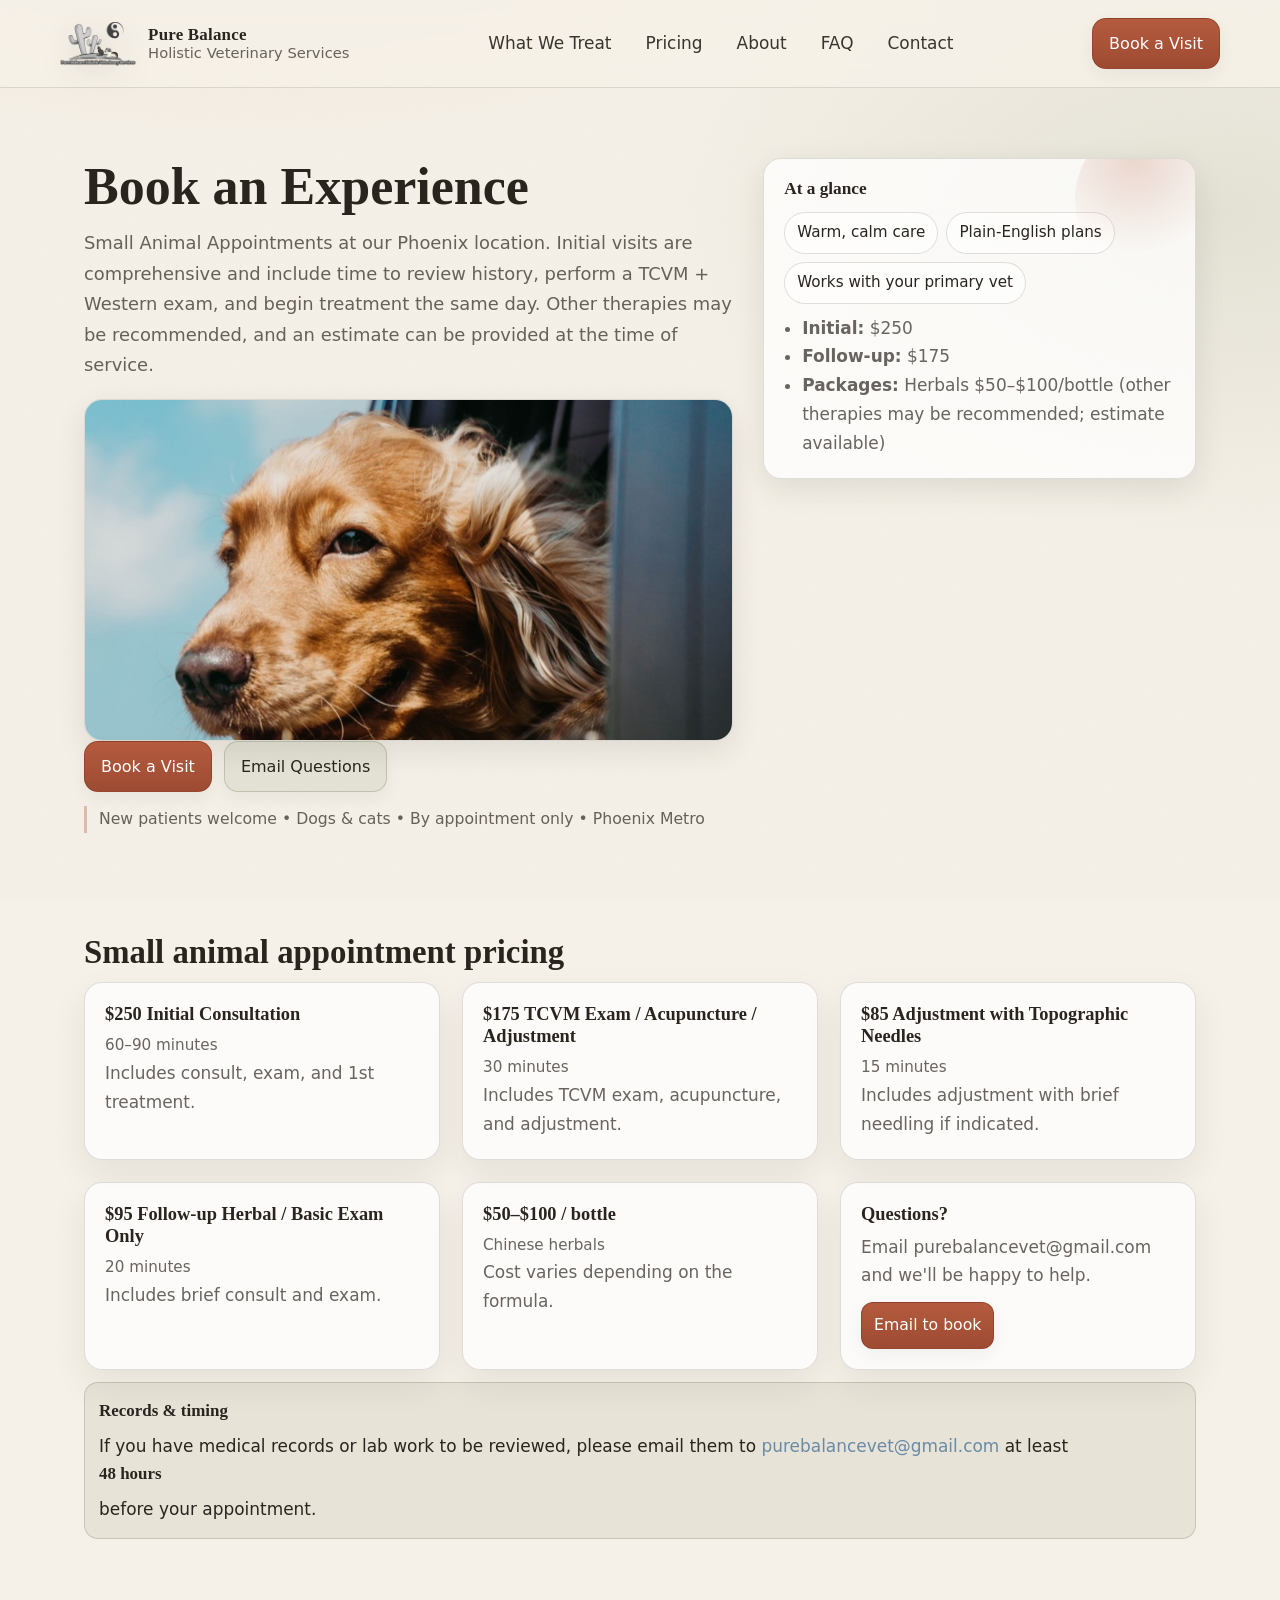
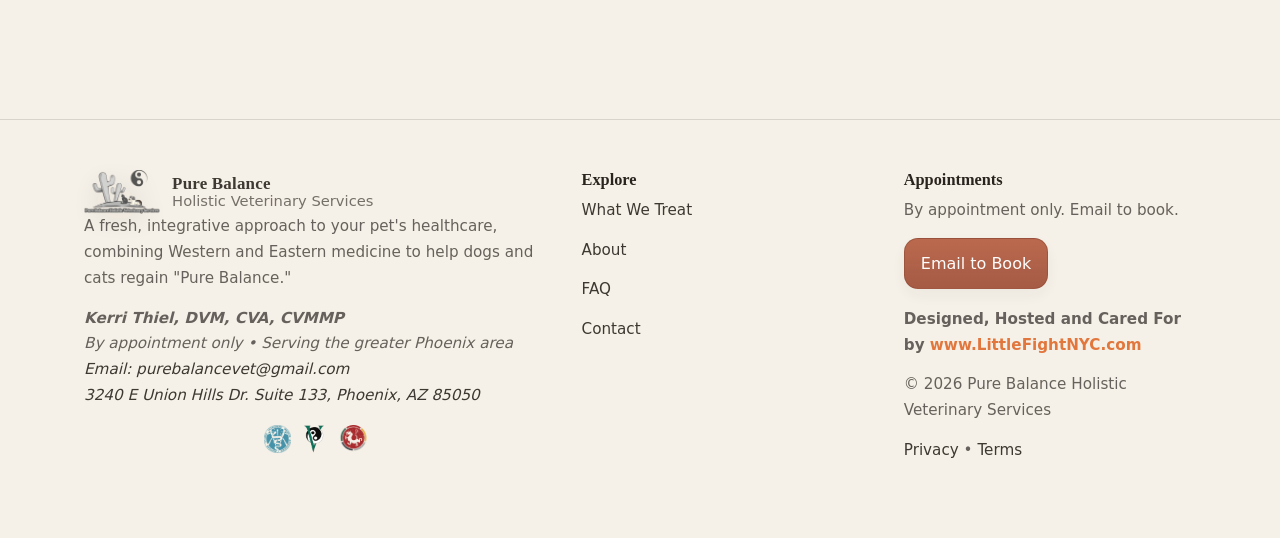
<file: pricing.html>
<!DOCTYPE html>
<html lang="en">
<head>
  <meta charset="utf-8">
  <meta name="viewport" content="width=device-width, initial-scale=1, viewport-fit=cover">
  <title>Pricing | Pure Balance Holistic Veterinary Services</title>
  <meta name="description" content="Small animal appointment pricing for holistic veterinary care in Phoenix, AZ. Initial consultation, TCVM exam, acupuncture, adjustments, and herbals.">
  <meta name="robots" content="index, follow">
  <link rel="canonical" href="https://purebalancevet.com/pricing">
  <meta property="og:type" content="website">
  <meta property="og:url" content="https://purebalancevet.com/pricing">
  <meta property="og:title" content="Pricing | Pure Balance Holistic Veterinary Services">
  <meta property="og:description" content="Small animal appointment pricing for holistic veterinary care in Phoenix, AZ. Initial consultation, TCVM exam, acupuncture, adjustments, and herbals.">
  <meta property="og:image" content="https://purebalancevet.com/assets/img/logo.png">
  <meta name="twitter:card" content="summary_large_image">
  <meta name="twitter:title" content="Pricing | Pure Balance Holistic Veterinary Services">
  <meta name="twitter:description" content="Small animal appointment pricing for holistic veterinary care in Phoenix, AZ.">
  <meta name="twitter:image" content="https://purebalancevet.com/assets/img/logo.png">
  <link rel="icon" type="image/png" href="/assets/img/logo-core.png">
  <link rel="apple-touch-icon" href="/assets/img/logo-core.png">
  <meta name="theme-color" content="#f6f1e8">
  <link rel="stylesheet" href="/assets/css/styles.css">
  <script defer src="/assets/js/site.js"></script>
  <script type="application/ld+json">
  {
    "@context": "https://schema.org",
    "@graph": [
      {
        "@type": "VeterinaryCare",
        "@id": "https://purebalancevet.com/#business",
        "name": "Pure Balance Holistic Veterinary Services",
        "email": "purebalancevet@gmail.com",
        "url": "https://purebalancevet.com",
        "image": "https://purebalancevet.com/assets/img/logo.png",
        "priceRange": "$$",
        "address": {
          "@type": "PostalAddress",
          "streetAddress": "3240 E Union Hills Dr. Suite 133",
          "addressLocality": "Phoenix",
          "addressRegion": "AZ",
          "postalCode": "85050",
          "addressCountry": "US"
        },
        "areaServed": [
          "Phoenix, AZ",
          "Phoenix Metro"
        ],
        "founder": "Kerri Thiel, DVM, CVA, CVMMP",
        "openingHoursSpecification": [
          {
            "@type": "OpeningHoursSpecification",
            "dayOfWeek": [
              "Monday",
              "Tuesday",
              "Wednesday",
              "Thursday",
              "Friday",
              "Saturday",
              "Sunday"
            ],
            "opens": "00:00",
            "closes": "23:59",
            "description": "By appointment only"
          }
        ],
        "contactPoint": [
          {
            "@type": "ContactPoint",
            "email": "purebalancevet@gmail.com",
            "contactType": "customer service",
            "areaServed": "US",
            "availableLanguage": ["en"]
          }
        ]
      },
      {
        "@type": "WebSite",
        "@id": "https://purebalancevet.com/#website",
        "url": "https://purebalancevet.com",
        "name": "Pure Balance Holistic Veterinary Services",
        "publisher": {
          "@id": "https://purebalancevet.com/#business"
        }
      },
      {
        "@type": "WebPage",
        "@id": "https://purebalancevet.com/pricing#webpage",
        "url": "https://purebalancevet.com/pricing",
        "name": "Pricing | Pure Balance Holistic Veterinary Services",
        "isPartOf": {
          "@id": "https://purebalancevet.com/#website"
        },
        "about": {
          "@id": "https://purebalancevet.com/#business"
        },
        "primaryImageOfPage": {
          "@type": "ImageObject",
          "url": "https://purebalancevet.com/assets/img/logo.png"
        }
      }
    ]
  }
  </script>
</head>
<body>
  <a class="skip-link" href="#main">Skip to content</a>
  <header class="site-header">
    <div class="container header-inner">
      <a class="brand" href="/" aria-label="Pure Balance home">
        <img class="logo-img" src="/assets/img/logo.png" alt="Pure Balance Holistic Veterinary Services" width="120" height="44">
        <div class="name"><strong>Pure Balance</strong><span>Holistic Veterinary Services</span></div>
      </a>
      <div class="nav-wrap">
        <div class="nav-backdrop" aria-hidden="true"></div>
        <button class="nav-toggle" type="button" aria-controls="primary-nav" aria-expanded="false">
          <span class="nav-icon" aria-hidden="true"></span><span class="nav-label">Menu</span>
        </button>
        <nav class="nav" id="primary-nav" aria-label="Primary navigation">
          <a data-nav href="/what-we-treat">What We Treat</a>
          <a data-nav href="/pricing">Pricing</a>
          <a data-nav href="/about">About</a>
          <a data-nav href="/faq">FAQ</a>
          <a data-nav href="/contact">Contact</a>
          <div class="nav-cta">
            <a class="btn primary" href="mailto:purebalancevet@gmail.com?subject=Appointment%20Request%20(Pure%20Balance%20Holistic%20Veterinary%20Services)">Email to Book</a>
          </div>
        </nav>
      </div>
      <div class="header-actions">
        <a class="btn primary" href="mailto:purebalancevet@gmail.com?subject=Appointment%20Request%20(Pure%20Balance%20Holistic%20Veterinary%20Services)">Book a Visit</a>
      </div>
    </div>
  </header>

  <main id="main">
    <section class="hero">
      <div class="container hero-grid">
        <div>
          <h1>Book an Experience</h1>
          <p class="lede">Small Animal Appointments at our Phoenix location. Initial visits are comprehensive and include time to review history, perform a TCVM + Western exam, and begin treatment the same day. Other therapies may be recommended, and an estimate can be provided at the time of service.</p>
          <figure class="section-photo" style="margin:18px 0 0;">
            <img src="/assets/img/stock/ja-san-miguel-_-qquvawq-0-unsplash.jpg" alt="Comfort-focused care for pets">
          </figure>
          <div class="cta-row">
            <a class="btn primary" href="mailto:purebalancevet@gmail.com?subject=Appointment%20Request%20(Pure%20Balance%20Holistic%20Veterinary%20Services)">Book a Visit</a>
            <a class="btn secondary" data-mailto href="#">Email Questions</a>
          </div>
          <div class="trust">New patients welcome &bull; Dogs &amp; cats &bull; <span data-field="HOURS_OR_BY_APPOINTMENT"></span> &bull; Phoenix Metro</div>
        </div>
        <aside class="hero-card" aria-label="At a glance">
          <h3>At a glance</h3>
          <div class="badges">
            <span class="badge">Warm, calm care</span>
            <span class="badge">Plain-English plans</span>
            <span class="badge">Works with your primary vet</span>
          </div>
          <ul>
            <li><strong>Initial:</strong> <span data-field="PRICE_INITIAL_VISIT"></span></li>
            <li><strong>Follow-up:</strong> <span data-field="PRICE_FOLLOWUP_VISIT"></span></li>
            <li><strong>Packages:</strong> <span data-field="PACKAGES_YES_NO"></span></li>
          </ul>
        </aside>
      </div>
    </section>

    <section class="section">
      <div class="container">
        <h2>Small animal appointment pricing</h2>
        <div class="grid-3 cards">
          <div class="card">
            <h3>$250 Initial Consultation</h3>
            <p class="small">60&ndash;90 minutes</p>
            <p>Includes consult, exam, and 1st treatment.</p>
          </div>
          <div class="card">
            <h3>$175 TCVM Exam / Acupuncture / Adjustment</h3>
            <p class="small">30 minutes</p>
            <p>Includes TCVM exam, acupuncture, and adjustment.</p>
          </div>
          <div class="card">
            <h3>$85 Adjustment with Topographic Needles</h3>
            <p class="small">15 minutes</p>
            <p>Includes adjustment with brief needling if indicated.</p>
          </div>
          <div class="card">
            <h3>$95 Follow-up Herbal / Basic Exam Only</h3>
            <p class="small">20 minutes</p>
            <p>Includes brief consult and exam.</p>
          </div>
          <div class="card">
            <h3>$50&ndash;$100 / bottle</h3>
            <p class="small">Chinese herbals</p>
            <p>Cost varies depending on the formula.</p>
          </div>
          <div class="card">
            <h3>Questions?</h3>
            <p>Email <a data-mailto href="#"><span data-field="CONTACT_EMAIL"></span></a> and we'll be happy to help.</p>
            <div class="badges">
              <a class="btn small primary" href="mailto:purebalancevet@gmail.com?subject=Appointment%20Request%20(Pure%20Balance%20Holistic%20Veterinary%20Services)">Email to book</a>
            </div>
          </div>
        </div>

        <div class="callout">
          <strong>Records &amp; timing</strong>
          If you have medical records or lab work to be reviewed, please email them to
          <a data-records href="#"><span data-field="RECORDS_EMAIL"></span></a>
          at least <strong>48 hours</strong> before your appointment.
        </div>
      </div>
    </section>
  </main>

  <footer class="site-footer">
    <div class="container footer-grid">
      <div>
        <a class="brand" href="/" aria-label="Pure Balance home">
          <img class="logo-img" src="/assets/img/logo.png" alt="Pure Balance Holistic Veterinary Services" width="120" height="44">
          <div class="name"><strong>Pure Balance</strong><span>Holistic Veterinary Services</span></div>
        </a>
        <p class="small">A fresh, integrative approach to your pet's healthcare, combining Western and Eastern medicine to help dogs and cats regain "Pure Balance."</p>
        <address class="small">
          <strong>Kerri Thiel, DVM, CVA, CVMMP</strong><br>
          <span data-field="HOURS_OR_BY_APPOINTMENT"></span> &bull; Serving the greater Phoenix area<br>
          <a data-mailto href="#">Email: <span data-field="CONTACT_EMAIL"></span></a><br>
          <a data-map href="#"><span data-field="CLINIC_ADDRESS_LINE"></span></a>
        </address>
        <div class="member-logos">
          <img src="/assets/img/member-ahvma.png" alt="AHVMA" width="80" height="28" loading="lazy">
          <img src="/assets/img/member-ivas.png" alt="IVAS" width="80" height="28" loading="lazy">
          <img src="/assets/img/member-chi.png" alt="Chi University" width="80" height="28" loading="lazy">
        </div>
      </div>
      <div>
        <h4>Explore</h4>
        <nav aria-label="Footer navigation">
          <p class="small"><a href="/what-we-treat">What We Treat</a></p>
          <p class="small"><a href="/about">About</a></p>
          <p class="small"><a href="/faq">FAQ</a></p>
          <p class="small"><a href="/contact">Contact</a></p>
        </nav>
      </div>
      <div>
        <h4>Appointments</h4>
        <p class="small">By appointment only. Email to book.</p>
        <div class="badges">
          <a class="btn primary" href="mailto:purebalancevet@gmail.com?subject=Appointment%20Request%20(Pure%20Balance%20Holistic%20Veterinary%20Services)">Email to Book</a>
        </div>
        <p class="small footer-signature">Designed, Hosted and Cared For by <a href="https://www.littlefightnyc.com" target="_blank" rel="noopener">www.LittleFightNYC.com</a></p>
        <p class="small">&copy; <span data-field="CURRENT_YEAR"></span> Pure Balance Holistic Veterinary Services</p>
        <p class="small"><a href="/privacy">Privacy</a> &bull; <a href="/terms">Terms</a></p>
      </div>
    </div>
  </footer>
  <div class="mobile-cta" role="region" aria-label="Quick actions">
    <div class="container">
      <div class="row">
        <a class="btn primary" href="mailto:purebalancevet@gmail.com?subject=Appointment%20Request%20(Pure%20Balance%20Holistic%20Veterinary%20Services)">Email to Book</a>
      </div>
      <span class="hint">Questions? Email <a data-mailto href="#"><span data-field="CONTACT_EMAIL"></span></a></span>
    </div>
  </div>
</body>
</html>
</file>
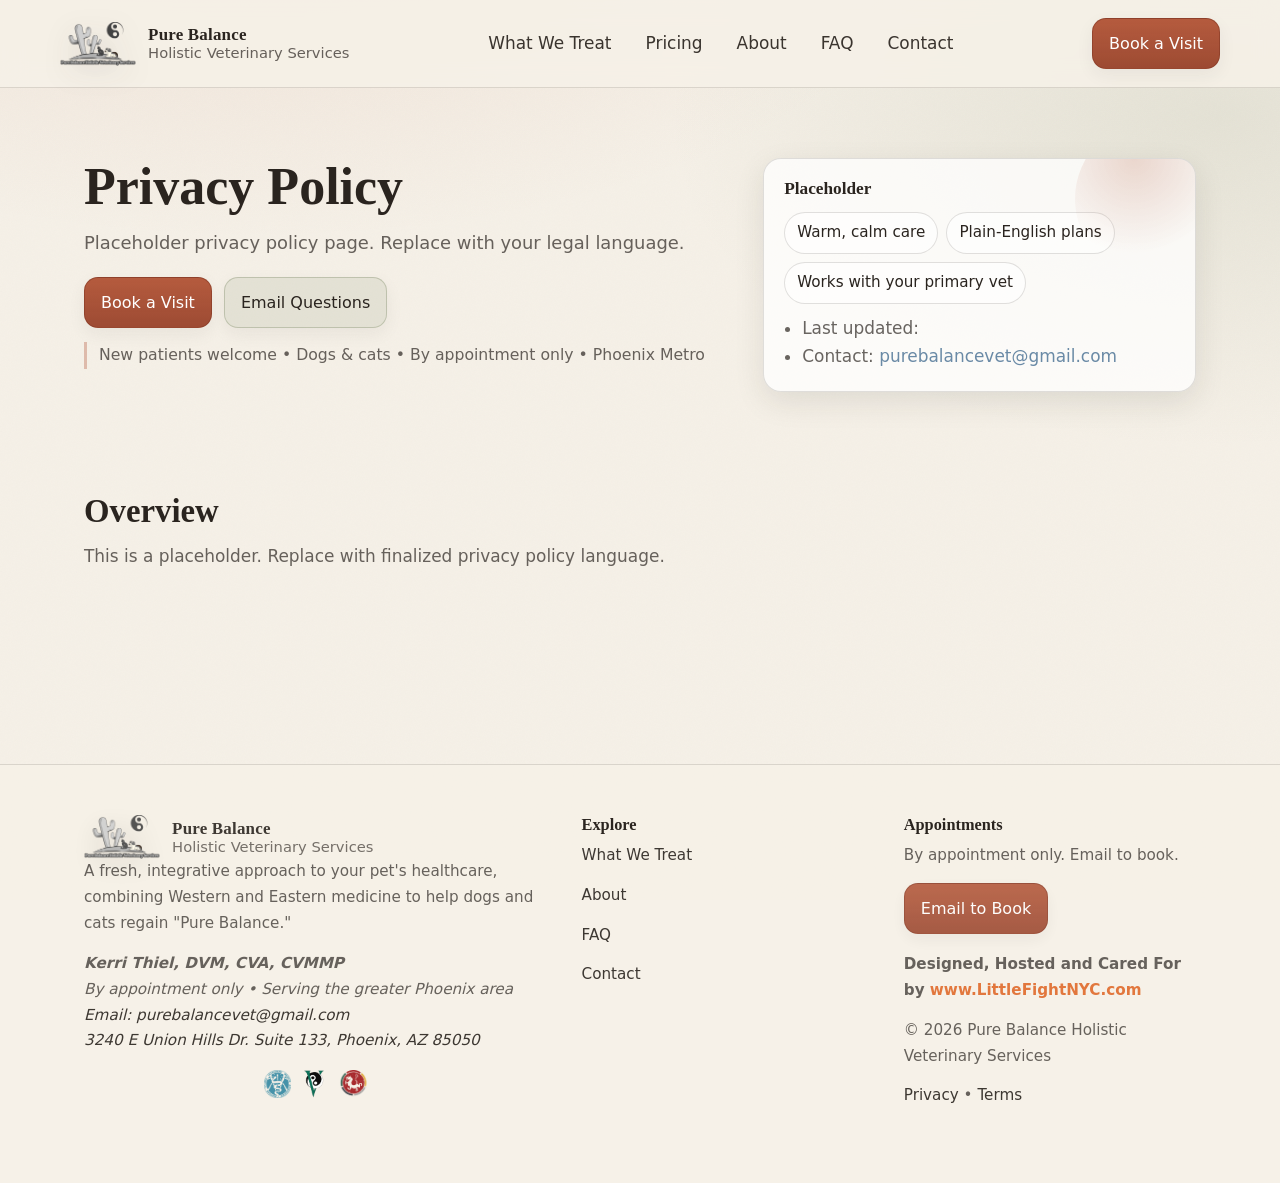
<file: privacy.html>
<!DOCTYPE html>
<html lang="en">
<head>
<meta charset="utf-8">
<meta name="viewport" content="width=device-width, initial-scale=1, viewport-fit=cover">
<title>Privacy Policy | Pure Balance Holistic Veterinary Services</title>
<meta name="description" content="Privacy policy for Pure Balance Holistic Veterinary Services in Phoenix, AZ.">
<meta name="robots" content="index, follow">
<meta property="og:title" content="Privacy Policy | Pure Balance Holistic Veterinary Services">
<meta property="og:description" content="Privacy policy for Pure Balance Holistic Veterinary Services in Phoenix, AZ.">
<meta property="og:image" content="https://purebalancevet.com/assets/img/logo.png">
<meta name="twitter:card" content="summary_large_image">
<meta name="twitter:image" content="https://purebalancevet.com/assets/img/logo.png">
<meta property="og:type" content="website">
<meta property="og:url" content="https://purebalancevet.com/privacy">
<link rel="canonical" href="https://purebalancevet.com/privacy">
<link rel="stylesheet" href="/assets/css/styles.css">
<script defer src="/assets/js/site.js"></script>
<link rel="icon" type="image/png" href="/assets/img/logo-core.png">
<link rel="apple-touch-icon" href="/assets/img/logo-core.png">
<meta name="theme-color" content="#f6f1e8">
<script type="application/ld+json">
{
  "@context": "https://schema.org",
  "@graph": [
    {
      "@type": "VeterinaryCare",
      "@id": "https://purebalancevet.com/#business",
      "name": "Pure Balance Holistic Veterinary Services",
      "email": "purebalancevet@gmail.com",
      "url": "https://purebalancevet.com",
      "image": "https://purebalancevet.com/assets/img/logo.png",
      "priceRange": "$$",
      "address": {
        "@type": "PostalAddress",
        "streetAddress": "3240 E Union Hills Dr. Suite 133",
        "addressLocality": "Phoenix",
        "addressRegion": "AZ",
        "postalCode": "85050",
        "addressCountry": "US"
      },
      "areaServed": [
        "Phoenix, AZ",
        "Phoenix Metro"
      ],
      "founder": "Kerri Thiel, DVM, CVA, CVMMP",
      "openingHoursSpecification": [
        {
          "@type": "OpeningHoursSpecification",
          "dayOfWeek": [
            "Monday",
            "Tuesday",
            "Wednesday",
            "Thursday",
            "Friday",
            "Saturday",
            "Sunday"
          ],
          "opens": "00:00",
          "closes": "23:59",
          "description": "By appointment only"
        }
      ],
      "contactPoint": [
        {
          "@type": "ContactPoint",
          "email": "purebalancevet@gmail.com",
          "contactType": "customer service",
          "areaServed": "US",
          "availableLanguage": [
            "en"
          ]
        }
      ]
    },
    {
      "@type": "WebSite",
      "@id": "https://purebalancevet.com/#website",
      "url": "https://purebalancevet.com",
      "name": "Pure Balance Holistic Veterinary Services",
      "publisher": {
        "@id": "https://purebalancevet.com/#business"
      }
    },
    {
      "@type": "WebPage",
      "@id": "https://purebalancevet.com/privacy#webpage",
      "url": "https://purebalancevet.com/privacy",
      "name": "Privacy Policy | Pure Balance Holistic Veterinary Services",
      "isPartOf": {
        "@id": "https://purebalancevet.com/#website"
      },
      "about": {
        "@id": "https://purebalancevet.com/#business"
      },
      "primaryImageOfPage": {
        "@type": "ImageObject",
        "url": "https://purebalancevet.com/assets/img/logo.png"
      }
    }
  ]
}
</script>
</head>
<body>
<a class="skip-link" href="#main">Skip to content</a>
  <header class="site-header">
    <div class="container header-inner">
      <a class="brand" href="/" aria-label="Pure Balance home">
        <img class="logo-img" src="/assets/img/logo.png" alt="Pure Balance Holistic Veterinary Services" width="120" height="44">
        <div class="name"><strong>Pure Balance</strong><span>Holistic Veterinary Services</span></div>
      </a>
      <div class="nav-wrap">
        <div class="nav-backdrop" aria-hidden="true"></div>
        <button class="nav-toggle" type="button" aria-controls="primary-nav" aria-expanded="false">
          <span class="nav-icon" aria-hidden="true"></span><span class="nav-label">Menu</span>
        </button>
        <nav class="nav" id="primary-nav" aria-label="Primary navigation">
          <a data-nav href="/what-we-treat">What We Treat</a>
          <a data-nav href="/pricing">Pricing</a>
          <a data-nav href="/about">About</a>
          <a data-nav href="/faq">FAQ</a>
          <a data-nav href="/contact">Contact</a>
          <div class="nav-cta">
            <a class="btn primary" href="mailto:purebalancevet@gmail.com?subject=Appointment%20Request%20(Pure%20Balance%20Holistic%20Veterinary%20Services)">Email to Book</a>
          </div>
        </nav>
      </div>
      <div class="header-actions">
        <a class="btn primary" href="mailto:purebalancevet@gmail.com?subject=Appointment%20Request%20(Pure%20Balance%20Holistic%20Veterinary%20Services)">Book a Visit</a>
      </div>
    </div>
  </header>
<main id="main">
<section class="hero">
  <div class="container hero-grid">
    <div>
      <h1>Privacy Policy</h1>
      <p class="lede">Placeholder privacy policy page. Replace with your legal language.</p>
      <div class="cta-row">
        <a class="btn primary" href="mailto:purebalancevet@gmail.com?subject=Appointment%20Request%20(Pure%20Balance%20Holistic%20Veterinary%20Services)">Book a Visit</a>
        <a class="btn secondary" href="mailto:purebalancevet@gmail.com?subject=Question%20(Pure%20Balance%20Holistic%20Veterinary%20Services)">Email Questions</a>
      </div>
      <div class="trust">New patients welcome &bull; Dogs &amp; cats &bull; <span data-field="HOURS_OR_BY_APPOINTMENT"></span> &bull; Phoenix Metro</div>
    </div>
    <aside class="hero-card" aria-label="At a glance">
      <h3>Placeholder</h3>
      <div class="badges">
        <span class="badge">Warm, calm care</span>
        <span class="badge">Plain-English plans</span>
        <span class="badge">Works with your primary vet</span>
      </div>
      <ul>
        <li>Last updated: <span data-field="LAST_UPDATED"></span></li>
        <li>Contact: <a data-mailto href="#"><span data-field="CONTACT_EMAIL"></span></a></li>
      </ul>
    </aside>
  </div>
</section>

<section class="section">
  <div class="container">
    <h2>Overview</h2>
    <p>This is a placeholder. Replace with finalized privacy policy language.</p>
  </div>
</section>
</main>

  <footer class="site-footer">
    <div class="container footer-grid">
      <div>
        <a class="brand" href="/" aria-label="Pure Balance home">
          <img class="logo-img" src="/assets/img/logo.png" alt="Pure Balance Holistic Veterinary Services" width="120" height="44">
          <div class="name"><strong>Pure Balance</strong><span>Holistic Veterinary Services</span></div>
        </a>
        <p class="small">A fresh, integrative approach to your pet's healthcare, combining Western and Eastern medicine to help dogs and cats regain "Pure Balance."</p>
        <address class="small">
          <strong>Kerri Thiel, DVM, CVA, CVMMP</strong><br>
          <span data-field="HOURS_OR_BY_APPOINTMENT"></span> &bull; Serving the greater Phoenix area<br>
          <a data-mailto href="#">Email: <span data-field="CONTACT_EMAIL"></span></a><br>
          <a data-map href="#"><span data-field="CLINIC_ADDRESS_LINE"></span></a>
        </address>
        <div class="member-logos">
          <img src="/assets/img/member-ahvma.png" alt="AHVMA" width="80" height="28" loading="lazy">
          <img src="/assets/img/member-ivas.png" alt="IVAS" width="80" height="28" loading="lazy">
          <img src="/assets/img/member-chi.png" alt="Chi University" width="80" height="28" loading="lazy">
        </div>
      </div>
      <div>
        <h4>Explore</h4>
        <nav aria-label="Footer navigation">
          <p class="small"><a href="/what-we-treat">What We Treat</a></p>
          <p class="small"><a href="/about">About</a></p>
          <p class="small"><a href="/faq">FAQ</a></p>
          <p class="small"><a href="/contact">Contact</a></p>
        </nav>
      </div>
      <div>
        <h4>Appointments</h4>
        <p class="small">By appointment only. Email to book.</p>
        <div class="badges">
          <a class="btn primary" href="mailto:purebalancevet@gmail.com?subject=Appointment%20Request%20(Pure%20Balance%20Holistic%20Veterinary%20Services)">Email to Book</a>
        </div>
        <p class="small footer-signature">Designed, Hosted and Cared For by <a href="https://www.littlefightnyc.com" target="_blank" rel="noopener">www.LittleFightNYC.com</a></p>
        <p class="small">&copy; <span data-field="CURRENT_YEAR"></span> Pure Balance Holistic Veterinary Services</p>
        <p class="small"><a href="/privacy">Privacy</a> &bull; <a href="/terms">Terms</a></p>
      </div>
    </div>
  </footer>
  <div class="mobile-cta" role="region" aria-label="Quick actions">
    <div class="container">
      <div class="row">
        <a class="btn primary" href="mailto:purebalancevet@gmail.com?subject=Appointment%20Request%20(Pure%20Balance%20Holistic%20Veterinary%20Services)">Email to Book</a>
      </div>
      <span class="hint">Questions? Email <a data-mailto href="#"><span data-field="CONTACT_EMAIL"></span></a></span>
    </div>
  </div>
</body>
</html>
</file>
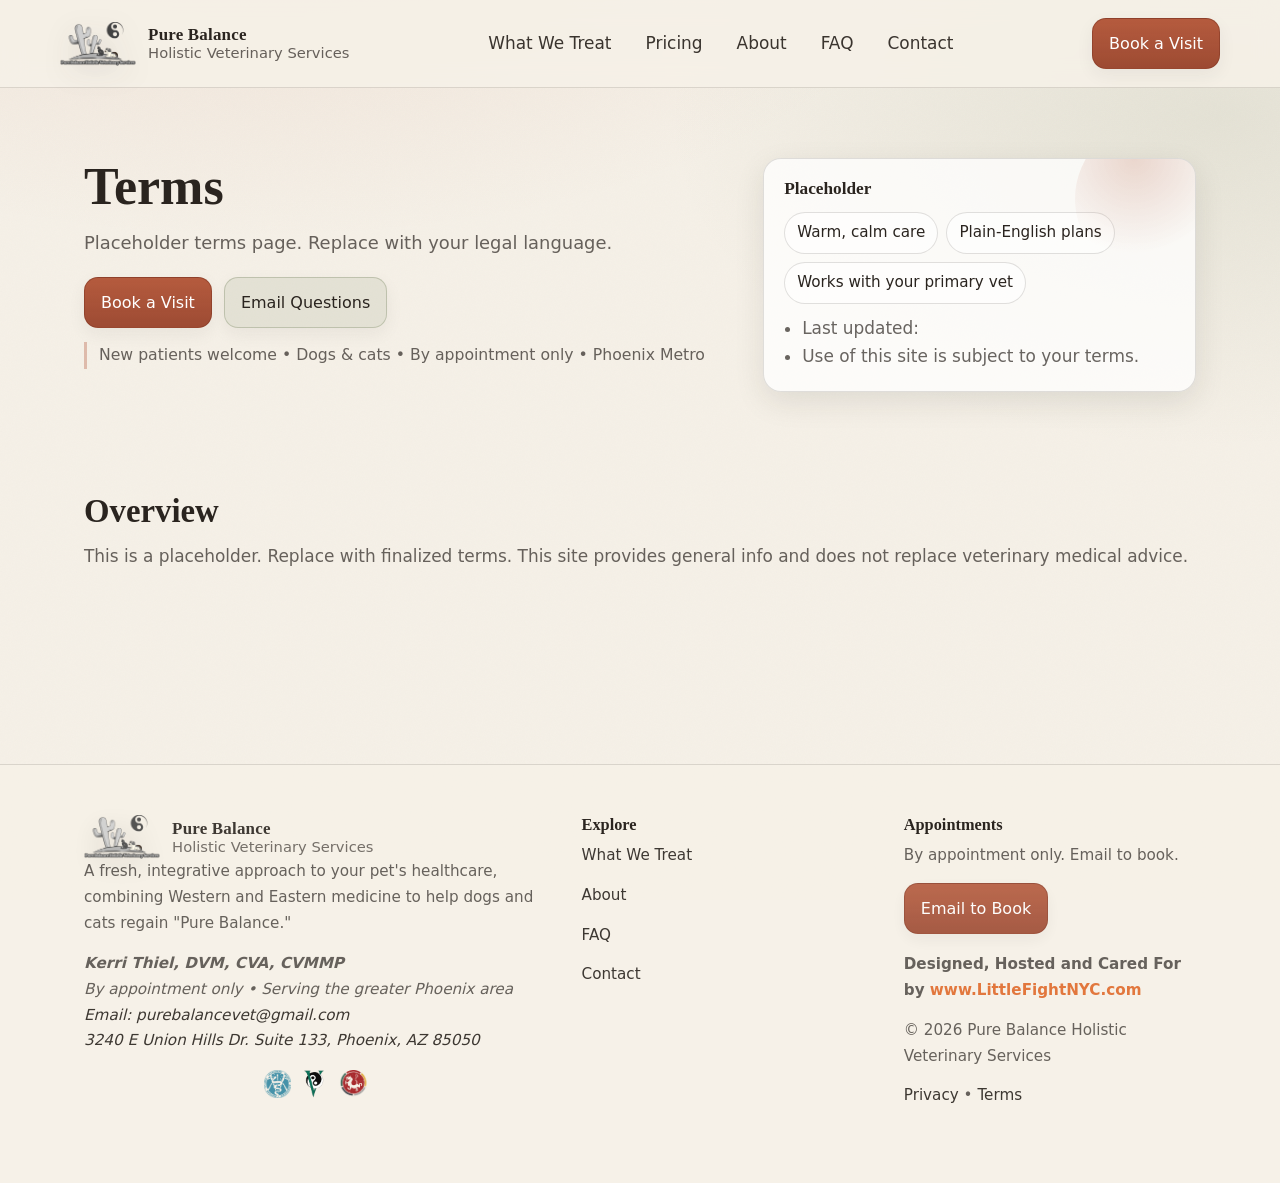
<file: terms.html>
<!DOCTYPE html>
<html lang="en">
<head>
<meta charset="utf-8">
<meta name="viewport" content="width=device-width, initial-scale=1, viewport-fit=cover">
<title>Terms | Pure Balance Holistic Veterinary Services</title>
<meta name="description" content="Terms and conditions for Pure Balance Holistic Veterinary Services in Phoenix, AZ.">
<meta name="robots" content="index, follow">
<meta property="og:title" content="Terms | Pure Balance Holistic Veterinary Services">
<meta property="og:description" content="Terms and conditions for Pure Balance Holistic Veterinary Services in Phoenix, AZ.">
<meta property="og:image" content="https://purebalancevet.com/assets/img/logo.png">
<meta name="twitter:card" content="summary_large_image">
<meta name="twitter:image" content="https://purebalancevet.com/assets/img/logo.png">
<meta property="og:type" content="website">
<meta property="og:url" content="https://purebalancevet.com/terms">
<link rel="canonical" href="https://purebalancevet.com/terms">
<link rel="stylesheet" href="/assets/css/styles.css">
<script defer src="/assets/js/site.js"></script>
<link rel="icon" type="image/png" href="/assets/img/logo-core.png">
<link rel="apple-touch-icon" href="/assets/img/logo-core.png">
<meta name="theme-color" content="#f6f1e8">
<script type="application/ld+json">
{
  "@context": "https://schema.org",
  "@graph": [
    {
      "@type": "VeterinaryCare",
      "@id": "https://purebalancevet.com/#business",
      "name": "Pure Balance Holistic Veterinary Services",
      "email": "purebalancevet@gmail.com",
      "url": "https://purebalancevet.com",
      "image": "https://purebalancevet.com/assets/img/logo.png",
      "priceRange": "$$",
      "address": {
        "@type": "PostalAddress",
        "streetAddress": "3240 E Union Hills Dr. Suite 133",
        "addressLocality": "Phoenix",
        "addressRegion": "AZ",
        "postalCode": "85050",
        "addressCountry": "US"
      },
      "areaServed": [
        "Phoenix, AZ",
        "Phoenix Metro"
      ],
      "founder": "Kerri Thiel, DVM, CVA, CVMMP",
      "openingHoursSpecification": [
        {
          "@type": "OpeningHoursSpecification",
          "dayOfWeek": [
            "Monday",
            "Tuesday",
            "Wednesday",
            "Thursday",
            "Friday",
            "Saturday",
            "Sunday"
          ],
          "opens": "00:00",
          "closes": "23:59",
          "description": "By appointment only"
        }
      ],
      "contactPoint": [
        {
          "@type": "ContactPoint",
          "email": "purebalancevet@gmail.com",
          "contactType": "customer service",
          "areaServed": "US",
          "availableLanguage": [
            "en"
          ]
        }
      ]
    },
    {
      "@type": "WebSite",
      "@id": "https://purebalancevet.com/#website",
      "url": "https://purebalancevet.com",
      "name": "Pure Balance Holistic Veterinary Services",
      "publisher": {
        "@id": "https://purebalancevet.com/#business"
      }
    },
    {
      "@type": "WebPage",
      "@id": "https://purebalancevet.com/terms#webpage",
      "url": "https://purebalancevet.com/terms",
      "name": "Terms | Pure Balance Holistic Veterinary Services",
      "isPartOf": {
        "@id": "https://purebalancevet.com/#website"
      },
      "about": {
        "@id": "https://purebalancevet.com/#business"
      },
      "primaryImageOfPage": {
        "@type": "ImageObject",
        "url": "https://purebalancevet.com/assets/img/logo.png"
      }
    }
  ]
}
</script>
</head>
<body>
<a class="skip-link" href="#main">Skip to content</a>
  <header class="site-header">
    <div class="container header-inner">
      <a class="brand" href="/" aria-label="Pure Balance home">
        <img class="logo-img" src="/assets/img/logo.png" alt="Pure Balance Holistic Veterinary Services" width="120" height="44">
        <div class="name"><strong>Pure Balance</strong><span>Holistic Veterinary Services</span></div>
      </a>
      <div class="nav-wrap">
        <div class="nav-backdrop" aria-hidden="true"></div>
        <button class="nav-toggle" type="button" aria-controls="primary-nav" aria-expanded="false">
          <span class="nav-icon" aria-hidden="true"></span><span class="nav-label">Menu</span>
        </button>
        <nav class="nav" id="primary-nav" aria-label="Primary navigation">
          <a data-nav href="/what-we-treat">What We Treat</a>
          <a data-nav href="/pricing">Pricing</a>
          <a data-nav href="/about">About</a>
          <a data-nav href="/faq">FAQ</a>
          <a data-nav href="/contact">Contact</a>
          <div class="nav-cta">
            <a class="btn primary" href="mailto:purebalancevet@gmail.com?subject=Appointment%20Request%20(Pure%20Balance%20Holistic%20Veterinary%20Services)">Email to Book</a>
          </div>
        </nav>
      </div>
      <div class="header-actions">
        <a class="btn primary" href="mailto:purebalancevet@gmail.com?subject=Appointment%20Request%20(Pure%20Balance%20Holistic%20Veterinary%20Services)">Book a Visit</a>
      </div>
    </div>
  </header>
<main id="main">
<section class="hero">
  <div class="container hero-grid">
    <div>
      <h1>Terms</h1>
      <p class="lede">Placeholder terms page. Replace with your legal language.</p>
      <div class="cta-row">
        <a class="btn primary" href="mailto:purebalancevet@gmail.com?subject=Appointment%20Request%20(Pure%20Balance%20Holistic%20Veterinary%20Services)">Book a Visit</a>
        <a class="btn secondary" href="mailto:purebalancevet@gmail.com?subject=Question%20(Pure%20Balance%20Holistic%20Veterinary%20Services)">Email Questions</a>
      </div>
      <div class="trust">New patients welcome &bull; Dogs &amp; cats &bull; <span data-field="HOURS_OR_BY_APPOINTMENT"></span> &bull; Phoenix Metro</div>
    </div>
    <aside class="hero-card" aria-label="At a glance">
      <h3>Placeholder</h3>
      <div class="badges">
        <span class="badge">Warm, calm care</span>
        <span class="badge">Plain-English plans</span>
        <span class="badge">Works with your primary vet</span>
      </div>
      <ul>
        <li>Last updated: <span data-field="LAST_UPDATED"></span></li>
        <li>Use of this site is subject to your terms.</li>
      </ul>
    </aside>
  </div>
</section>

<section class="section">
  <div class="container">
    <h2>Overview</h2>
    <p>This is a placeholder. Replace with finalized terms. This site provides general info and does not replace veterinary medical advice.</p>
  </div>
</section>
</main>

  <footer class="site-footer">
    <div class="container footer-grid">
      <div>
        <a class="brand" href="/" aria-label="Pure Balance home">
          <img class="logo-img" src="/assets/img/logo.png" alt="Pure Balance Holistic Veterinary Services" width="120" height="44">
          <div class="name"><strong>Pure Balance</strong><span>Holistic Veterinary Services</span></div>
        </a>
        <p class="small">A fresh, integrative approach to your pet's healthcare, combining Western and Eastern medicine to help dogs and cats regain "Pure Balance."</p>
        <address class="small">
          <strong>Kerri Thiel, DVM, CVA, CVMMP</strong><br>
          <span data-field="HOURS_OR_BY_APPOINTMENT"></span> &bull; Serving the greater Phoenix area<br>
          <a data-mailto href="#">Email: <span data-field="CONTACT_EMAIL"></span></a><br>
          <a data-map href="#"><span data-field="CLINIC_ADDRESS_LINE"></span></a>
        </address>
        <div class="member-logos">
          <img src="/assets/img/member-ahvma.png" alt="AHVMA" width="80" height="28" loading="lazy">
          <img src="/assets/img/member-ivas.png" alt="IVAS" width="80" height="28" loading="lazy">
          <img src="/assets/img/member-chi.png" alt="Chi University" width="80" height="28" loading="lazy">
        </div>
      </div>
      <div>
        <h4>Explore</h4>
        <nav aria-label="Footer navigation">
          <p class="small"><a href="/what-we-treat">What We Treat</a></p>
          <p class="small"><a href="/about">About</a></p>
          <p class="small"><a href="/faq">FAQ</a></p>
          <p class="small"><a href="/contact">Contact</a></p>
        </nav>
      </div>
      <div>
        <h4>Appointments</h4>
        <p class="small">By appointment only. Email to book.</p>
        <div class="badges">
          <a class="btn primary" href="mailto:purebalancevet@gmail.com?subject=Appointment%20Request%20(Pure%20Balance%20Holistic%20Veterinary%20Services)">Email to Book</a>
        </div>
        <p class="small footer-signature">Designed, Hosted and Cared For by <a href="https://www.littlefightnyc.com" target="_blank" rel="noopener">www.LittleFightNYC.com</a></p>
        <p class="small">&copy; <span data-field="CURRENT_YEAR"></span> Pure Balance Holistic Veterinary Services</p>
        <p class="small"><a href="/privacy">Privacy</a> &bull; <a href="/terms">Terms</a></p>
      </div>
    </div>
  </footer>
  <div class="mobile-cta" role="region" aria-label="Quick actions">
    <div class="container">
      <div class="row">
        <a class="btn primary" href="mailto:purebalancevet@gmail.com?subject=Appointment%20Request%20(Pure%20Balance%20Holistic%20Veterinary%20Services)">Email to Book</a>
      </div>
      <span class="hint">Questions? Email <a data-mailto href="#"><span data-field="CONTACT_EMAIL"></span></a></span>
    </div>
  </div>
</body>
</html>
</file>
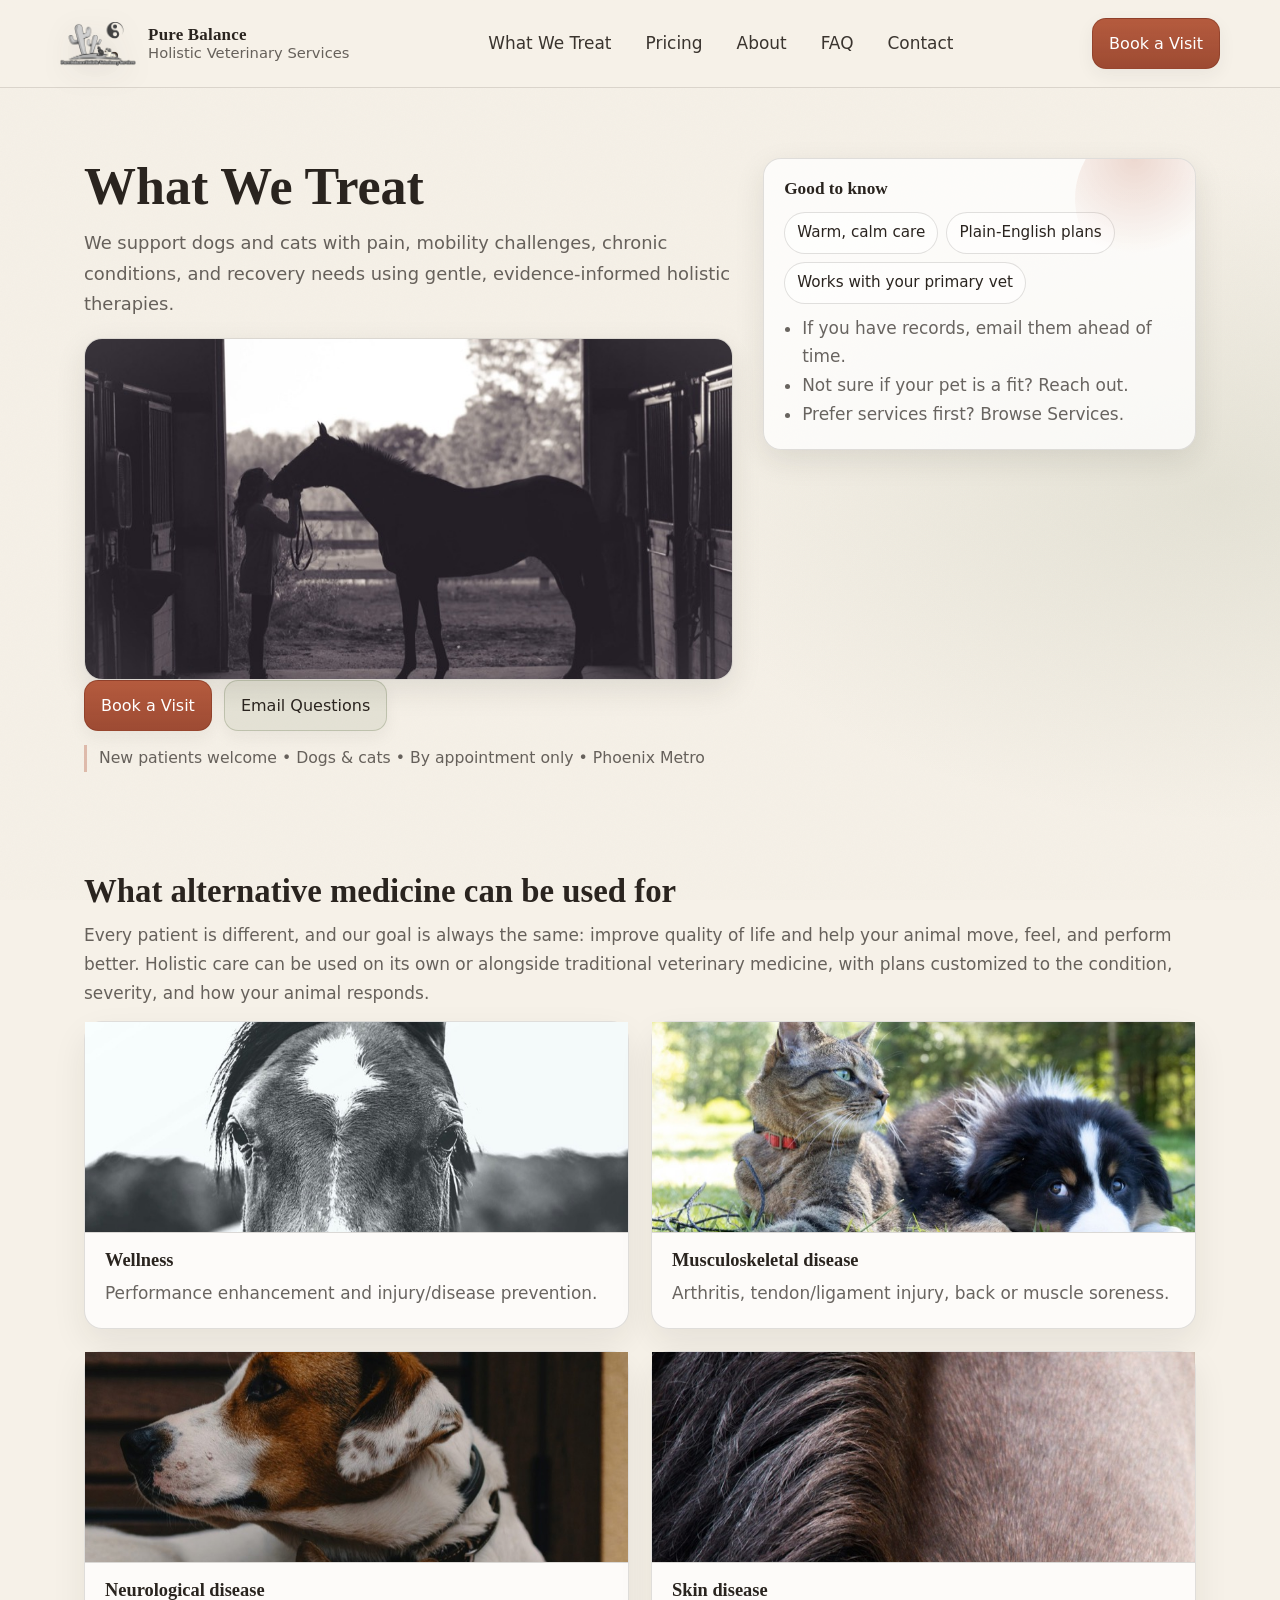
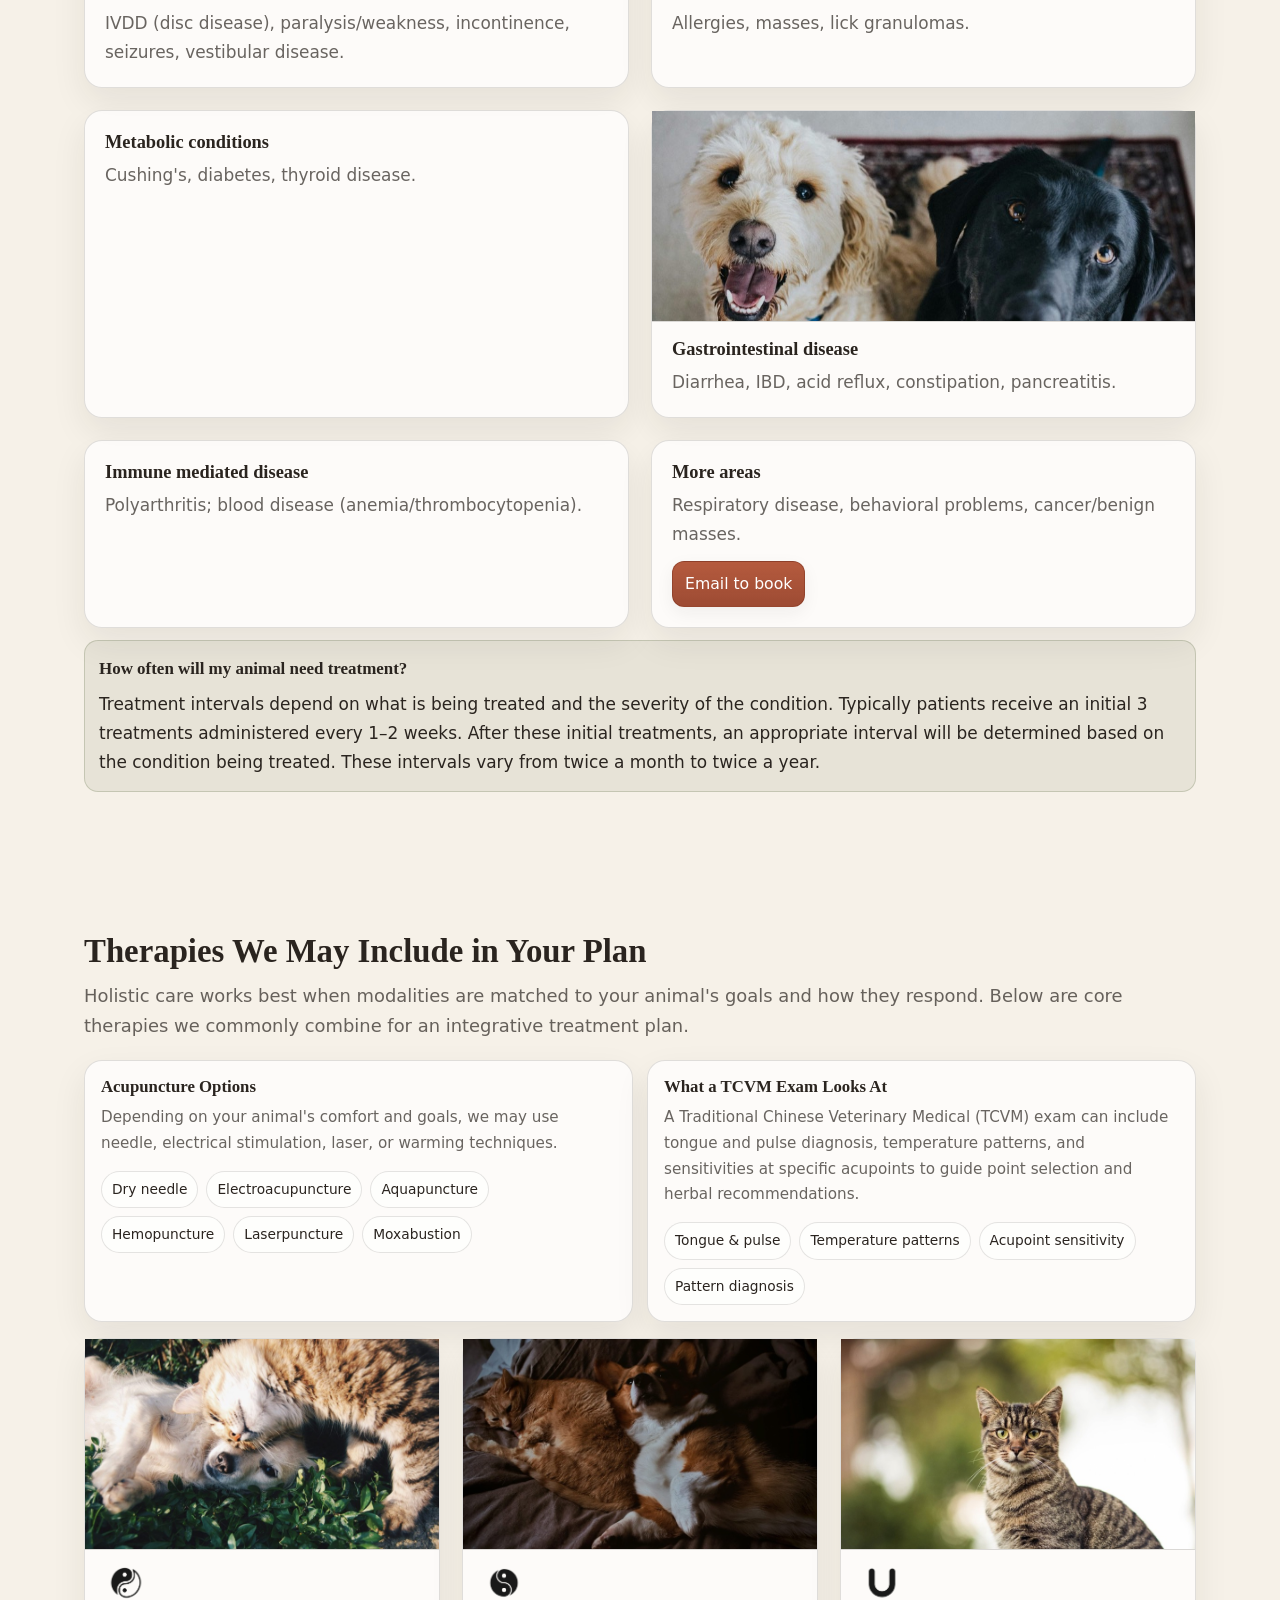
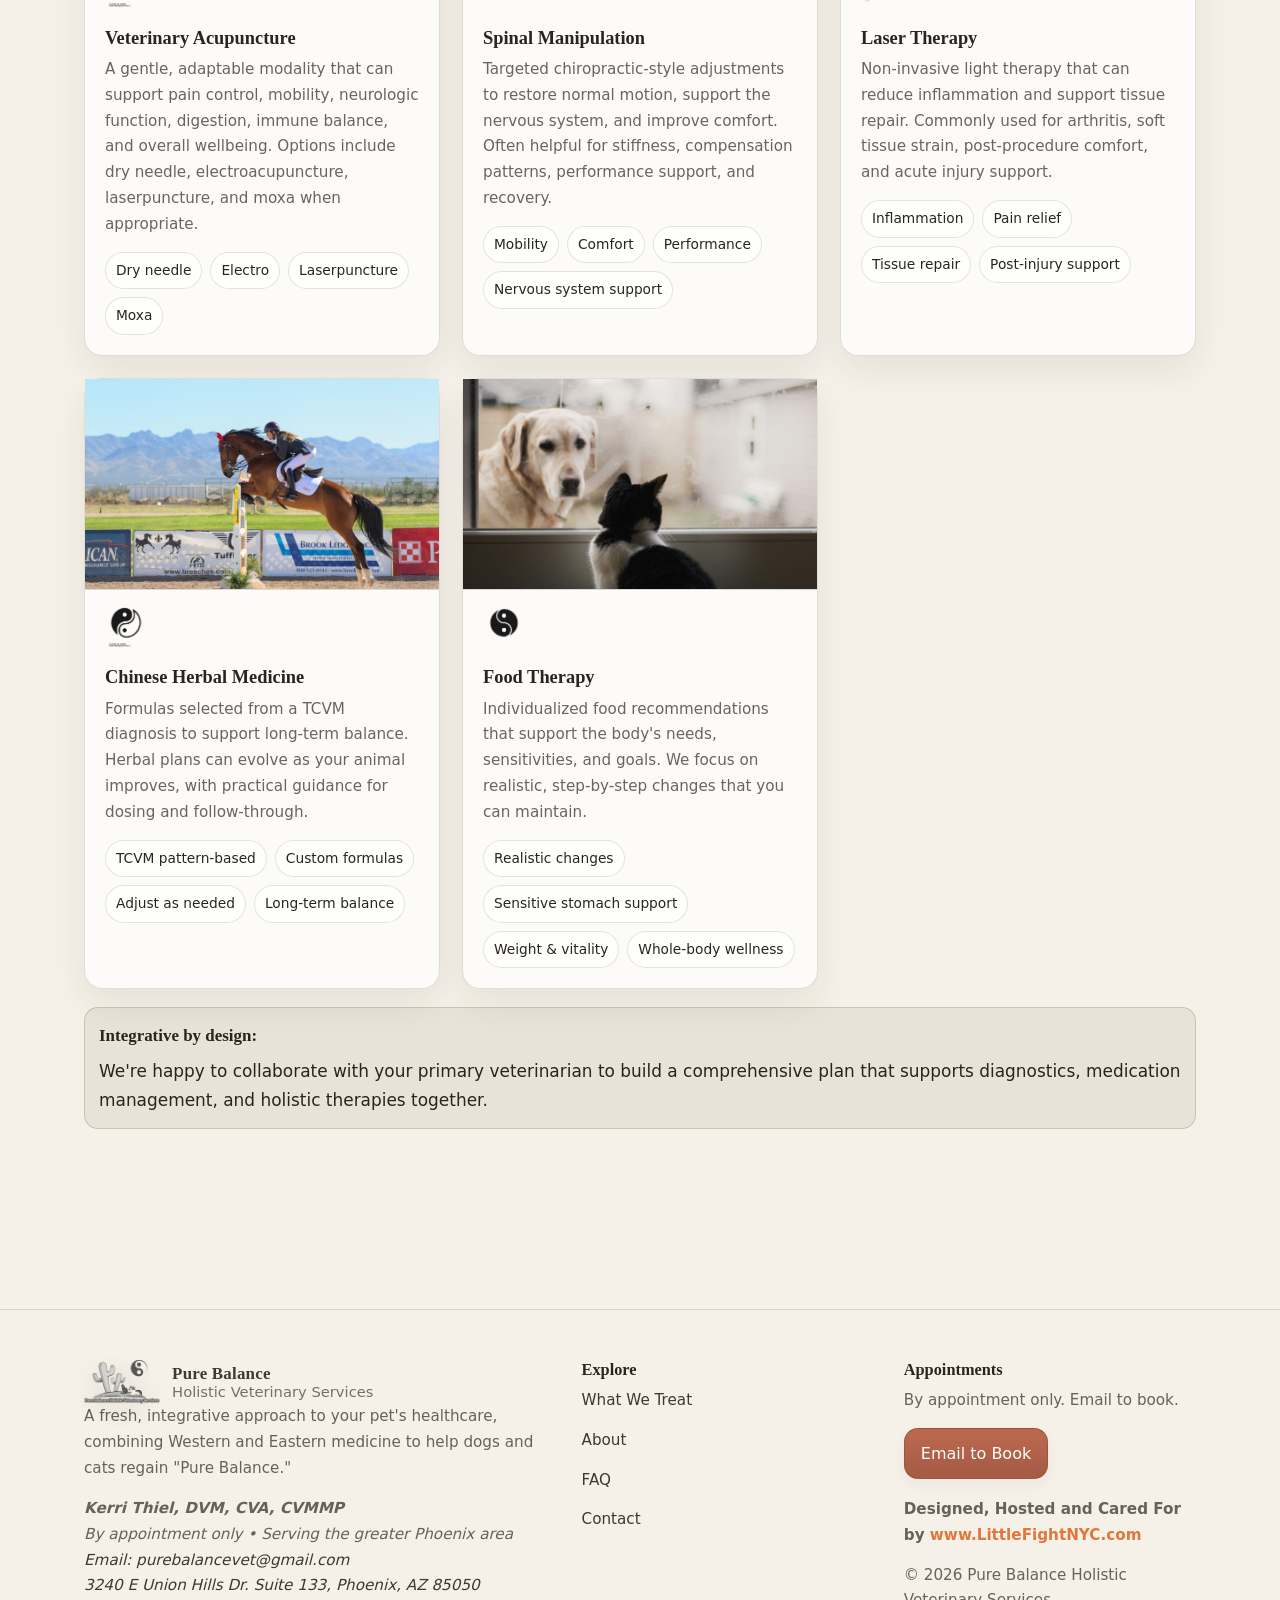
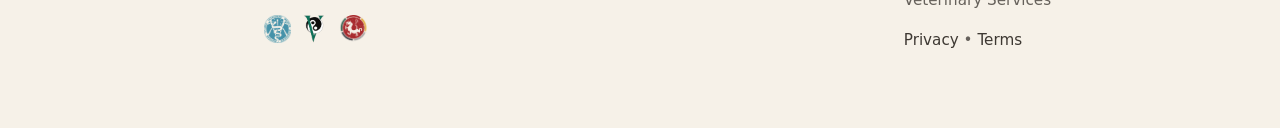
<file: what-we-treat.html>
<!DOCTYPE html>
<html lang="en">
<head>
  <meta charset="utf-8">
  <meta name="viewport" content="width=device-width, initial-scale=1, viewport-fit=cover">
  <title>What We Treat &amp; Therapies | Pure Balance Holistic Veterinary Services</title>
  <meta name="description" content="Conditions we support and therapies we may include for dogs and cats in Phoenix, AZ. Integrative holistic care: acupuncture, spinal manipulation, laser therapy, herbal and food therapy.">
  <meta name="robots" content="index, follow">
  <link rel="canonical" href="https://purebalancevet.com/what-we-treat">
  <meta property="og:type" content="website">
  <meta property="og:url" content="https://purebalancevet.com/what-we-treat">
  <meta property="og:title" content="What We Treat &amp; Therapies | Pure Balance Holistic Veterinary Services">
  <meta property="og:description" content="Conditions we support and therapies we may include for dogs and cats in Phoenix, AZ. Acupuncture, spinal manipulation, laser therapy, herbal and food therapy.">
  <meta property="og:image" content="https://purebalancevet.com/assets/img/logo.png">
  <meta name="twitter:card" content="summary_large_image">
  <meta name="twitter:title" content="What We Treat &amp; Therapies | Pure Balance Holistic Veterinary Services">
  <meta name="twitter:description" content="Conditions we support and therapies we may include for dogs and cats in Phoenix, AZ.">
  <meta name="twitter:image" content="https://purebalancevet.com/assets/img/logo.png">
  <link rel="icon" type="image/png" href="/assets/img/logo-core.png">
  <link rel="apple-touch-icon" href="/assets/img/logo-core.png">
  <meta name="theme-color" content="#f6f1e8">
  <link rel="stylesheet" href="/assets/css/styles.css">
  <script defer src="/assets/js/site.js"></script>
  <script type="application/ld+json">
  {
    "@context": "https://schema.org",
    "@graph": [
      {
        "@type": "VeterinaryCare",
        "@id": "https://purebalancevet.com/#business",
        "name": "Pure Balance Holistic Veterinary Services",
        "email": "purebalancevet@gmail.com",
        "url": "https://purebalancevet.com",
        "image": "https://purebalancevet.com/assets/img/logo.png",
        "priceRange": "$$",
        "address": {
          "@type": "PostalAddress",
          "streetAddress": "3240 E Union Hills Dr. Suite 133",
          "addressLocality": "Phoenix",
          "addressRegion": "AZ",
          "postalCode": "85050",
          "addressCountry": "US"
        },
        "areaServed": [
          "Phoenix, AZ",
          "Phoenix Metro"
        ],
        "founder": "Kerri Thiel, DVM, CVA, CVMMP",
        "openingHoursSpecification": [
          {
            "@type": "OpeningHoursSpecification",
            "dayOfWeek": [
              "Monday",
              "Tuesday",
              "Wednesday",
              "Thursday",
              "Friday",
              "Saturday",
              "Sunday"
            ],
            "opens": "00:00",
            "closes": "23:59",
            "description": "By appointment only"
          }
        ],
        "contactPoint": [
          {
            "@type": "ContactPoint",
            "email": "purebalancevet@gmail.com",
            "contactType": "customer service",
            "areaServed": "US",
            "availableLanguage": ["en"]
          }
        ]
      },
      {
        "@type": "WebSite",
        "@id": "https://purebalancevet.com/#website",
        "url": "https://purebalancevet.com",
        "name": "Pure Balance Holistic Veterinary Services",
        "publisher": {
          "@id": "https://purebalancevet.com/#business"
        }
      },
      {
        "@type": "WebPage",
        "@id": "https://purebalancevet.com/what-we-treat#webpage",
        "url": "https://purebalancevet.com/what-we-treat",
        "name": "What We Treat | Pure Balance Holistic Veterinary Services",
        "isPartOf": {
          "@id": "https://purebalancevet.com/#website"
        },
        "about": {
          "@id": "https://purebalancevet.com/#business"
        },
        "primaryImageOfPage": {
          "@type": "ImageObject",
          "url": "https://purebalancevet.com/assets/img/logo.png"
        }
      },
      {
        "@type": "Service",
        "@id": "https://purebalancevet.com/#service-acupuncture",
        "name": "Veterinary Acupuncture",
        "provider": {
          "@id": "https://purebalancevet.com/#business"
        },
        "areaServed": [
          "Phoenix, AZ",
          "Phoenix Metro"
        ],
        "serviceType": "Holistic veterinary service"
      },
      {
        "@type": "Service",
        "@id": "https://purebalancevet.com/#service-spinal",
        "name": "Spinal Manipulation",
        "provider": {
          "@id": "https://purebalancevet.com/#business"
        },
        "areaServed": [
          "Phoenix, AZ",
          "Phoenix Metro"
        ],
        "serviceType": "Holistic veterinary service"
      },
      {
        "@type": "Service",
        "@id": "https://purebalancevet.com/#service-laser",
        "name": "Laser Therapy",
        "provider": {
          "@id": "https://purebalancevet.com/#business"
        },
        "areaServed": [
          "Phoenix, AZ",
          "Phoenix Metro"
        ],
        "serviceType": "Holistic veterinary service"
      },
      {
        "@type": "Service",
        "@id": "https://purebalancevet.com/#service-herbals",
        "name": "Chinese Herbal Medicine",
        "provider": {
          "@id": "https://purebalancevet.com/#business"
        },
        "areaServed": [
          "Phoenix, AZ",
          "Phoenix Metro"
        ],
        "serviceType": "Holistic veterinary service"
      },
      {
        "@type": "Service",
        "@id": "https://purebalancevet.com/#service-food",
        "name": "Food Therapy",
        "provider": {
          "@id": "https://purebalancevet.com/#business"
        },
        "areaServed": [
          "Phoenix, AZ",
          "Phoenix Metro"
        ],
        "serviceType": "Holistic veterinary service"
      }
    ]
  }
  </script>
</head>
<body>
  <a class="skip-link" href="#main">Skip to content</a>
  <header class="site-header">
    <div class="container header-inner">
      <a class="brand" href="/" aria-label="Pure Balance home">
        <img class="logo-img" src="/assets/img/logo.png" alt="Pure Balance Holistic Veterinary Services" width="120" height="44">
        <div class="name"><strong>Pure Balance</strong><span>Holistic Veterinary Services</span></div>
      </a>
      <div class="nav-wrap">
        <div class="nav-backdrop" aria-hidden="true"></div>
        <button class="nav-toggle" type="button" aria-controls="primary-nav" aria-expanded="false">
          <span class="nav-icon" aria-hidden="true"></span><span class="nav-label">Menu</span>
        </button>
        <nav class="nav" id="primary-nav" aria-label="Primary navigation">
          <a data-nav href="/what-we-treat">What We Treat</a>
          <a data-nav href="/pricing">Pricing</a>
          <a data-nav href="/about">About</a>
          <a data-nav href="/faq">FAQ</a>
          <a data-nav href="/contact">Contact</a>
          <div class="nav-cta">
            <a class="btn primary" href="mailto:purebalancevet@gmail.com?subject=Appointment%20Request%20(Pure%20Balance%20Holistic%20Veterinary%20Services)">Email to Book</a>
          </div>
        </nav>
      </div>
      <div class="header-actions">
        <a class="btn primary" href="mailto:purebalancevet@gmail.com?subject=Appointment%20Request%20(Pure%20Balance%20Holistic%20Veterinary%20Services)">Book a Visit</a>
      </div>
    </div>
  </header>

  <main id="main">
    <section class="hero">
      <div class="container hero-grid">
        <div>
          <h1>What We Treat</h1>
          <p class="lede">We support dogs and cats with pain, mobility challenges, chronic conditions, and recovery needs using gentle, evidence-informed holistic therapies.</p>
          <figure class="section-photo" style="margin:18px 0 0;">
            <img alt="Supporting wellness and mobility" src="/assets/img/stock/kenny-webster-qrjc1rvi7um-unsplash.jpg">
          </figure>
          <div class="cta-row">
            <a class="btn primary" href="mailto:purebalancevet@gmail.com?subject=Appointment%20Request%20(Pure%20Balance%20Holistic%20Veterinary%20Services)">Book a Visit</a>
            <a class="btn secondary" data-mailto href="#">Email Questions</a>
          </div>
          <div class="trust">New patients welcome &bull; Dogs &amp; cats &bull; <span data-field="HOURS_OR_BY_APPOINTMENT"></span> &bull; Phoenix Metro</div>
        </div>
        <aside class="hero-card" aria-label="At a glance">
          <h3>Good to know</h3>
          <div class="badges">
            <span class="badge">Warm, calm care</span>
            <span class="badge">Plain-English plans</span>
            <span class="badge">Works with your primary vet</span>
          </div>
          <ul>
            <li>If you have records, email them ahead of time.</li>
            <li>Not sure if your pet is a fit? Reach out.</li>
            <li>Prefer services first? Browse Services.</li>
          </ul>
        </aside>
      </div>
    </section>

    <section class="section">
      <div class="container">
        <h2>What alternative medicine can be used for</h2>
        <p>Every patient is different, and our goal is always the same: improve quality of life and help your animal move, feel, and perform better. Holistic care can be used on its own or alongside traditional veterinary medicine, with plans customized to the condition, severity, and how your animal responds.</p>
        <div class="grid-2 cards">
          <div class="card">
            <div class="card-media"><img alt="" src="/assets/img/stock/josephine-amalie-paysen-lbcawxs-pma-unsplash.jpg"></div>
            <h3>Wellness</h3>
            <p>Performance enhancement and injury/disease prevention.</p>
          </div>
          <div class="card">
            <div class="card-media"><img alt="" src="/assets/img/stock/pbvet-stock-images2.jpg"></div>
            <h3>Musculoskeletal disease</h3>
            <p>Arthritis, tendon/ligament injury, back or muscle soreness.</p>
          </div>
          <div class="card">
            <div class="card-media"><img alt="Neurological disease" src="/assets/img/stock/pbvet-stock-images5.jpg"></div>
            <h3>Neurological disease</h3>
            <p>IVDD (disc disease), paralysis/weakness, incontinence, seizures, vestibular disease.</p>
          </div>
          <div class="card">
            <div class="card-media"><img alt="Skin disease" src="/assets/img/stock/max-anderson-yqmb-pt5hlg-unsplash.jpg"></div>
            <h3>Skin disease</h3>
            <p>Allergies, masses, lick granulomas.</p>
          </div>
          <div class="card">
            <h3>Metabolic conditions</h3>
            <p>Cushing's, diabetes, thyroid disease.</p>
          </div>
          <div class="card">
            <div class="card-media"><img alt="Gastrointestinal disease" src="/assets/img/stock/pbvet-stock-images4.jpg"></div>
            <h3>Gastrointestinal disease</h3>
            <p>Diarrhea, IBD, acid reflux, constipation, pancreatitis.</p>
          </div>
          <div class="card">
            <h3>Immune mediated disease</h3>
            <p>Polyarthritis; blood disease (anemia/thrombocytopenia).</p>
          </div>
          <div class="card">
            <h3>More areas</h3>
            <p>Respiratory disease, behavioral problems, cancer/benign masses.</p>
            <div class="badges">
              <a class="btn small primary" href="mailto:purebalancevet@gmail.com?subject=Appointment%20Request%20(Pure%20Balance%20Holistic%20Veterinary%20Services)">Email to book</a>
            </div>
          </div>
        </div>
        <div class="callout">
          <strong>How often will my animal need treatment?</strong>
          Treatment intervals depend on what is being treated and the severity of the condition. Typically patients receive an initial 3 treatments administered every 1&ndash;2 weeks. After these initial treatments, an appropriate interval will be determined based on the condition being treated. These intervals vary from twice a month to twice a year.
        </div>
      </div>
    </section>

    <section class="section" id="therapies">
      <div class="container">
        <h2>Therapies We May Include in Your Plan</h2>
        <p class="lede">Holistic care works best when modalities are matched to your animal's goals and how they respond. Below are core therapies we commonly combine for an integrative treatment plan.</p>

        <div class="smart-cards">
          <div class="smart-card">
            <h3>Acupuncture Options</h3>
            <p class="small">Depending on your animal's comfort and goals, we may use needle, electrical stimulation, laser, or warming techniques.</p>
            <ul class="pills">
              <li>Dry needle</li>
              <li>Electroacupuncture</li>
              <li>Aquapuncture</li>
              <li>Hemopuncture</li>
              <li>Laserpuncture</li>
              <li>Moxabustion</li>
            </ul>
          </div>
          <div class="smart-card">
            <h3>What a TCVM Exam Looks At</h3>
            <p class="small">A Traditional Chinese Veterinary Medical (TCVM) exam can include tongue and pulse diagnosis, temperature patterns, and sensitivities at specific acupoints to guide point selection and herbal recommendations.</p>
            <ul class="pills">
              <li>Tongue &amp; pulse</li>
              <li>Temperature patterns</li>
              <li>Acupoint sensitivity</li>
              <li>Pattern diagnosis</li>
            </ul>
          </div>
        </div>

        <div class="grid-3 cards">
          <div class="card">
            <div class="card-media"><img alt="Veterinary Acupuncture" src="/assets/img/stock/pbvet-stock-images3.jpg"></div>
            <img alt="" aria-hidden="true" class="card-icon" src="/assets/img/icons/noun-yin-and-yang-1427148.png">
            <h3>Veterinary Acupuncture</h3>
            <p class="small">A gentle, adaptable modality that can support pain control, mobility, neurologic function, digestion, immune balance, and overall wellbeing. Options include dry needle, electroacupuncture, laserpuncture, and moxa when appropriate.</p>
            <ul class="pills">
              <li>Dry needle</li>
              <li>Electro</li>
              <li>Laserpuncture</li>
              <li>Moxa</li>
            </ul>
          </div>
          <div class="card">
            <div class="card-media"><img alt="Spinal Manipulation" src="/assets/img/stock/pbvet-stock-images10.jpg"></div>
            <img alt="" aria-hidden="true" class="card-icon" src="/assets/img/icons/noun-yin-yang-2863769.png">
            <h3>Spinal Manipulation</h3>
            <p class="small">Targeted chiropractic-style adjustments to restore normal motion, support the nervous system, and improve comfort. Often helpful for stiffness, compensation patterns, performance support, and recovery.</p>
            <ul class="pills">
              <li>Mobility</li>
              <li>Comfort</li>
              <li>Performance</li>
              <li>Nervous system support</li>
            </ul>
          </div>
          <div class="card">
            <div class="card-media"><img alt="Laser Therapy" src="/assets/img/stock/zane-lee-vvtvkc_p-eg-unsplash.jpg"></div>
            <img alt="" aria-hidden="true" class="card-icon" src="/assets/img/icons/noun-magnet-2251120.png">
            <h3>Laser Therapy</h3>
            <p class="small">Non-invasive light therapy that can reduce inflammation and support tissue repair. Commonly used for arthritis, soft tissue strain, post-procedure comfort, and acute injury support.</p>
            <ul class="pills">
              <li>Inflammation</li>
              <li>Pain relief</li>
              <li>Tissue repair</li>
              <li>Post-injury support</li>
            </ul>
          </div>
          <div class="card">
            <div class="card-media"><img alt="Chinese Herbal Medicine" src="/assets/img/stock/gene-devine-ywjy-8ivag4-unsplash.jpg"></div>
            <img alt="" aria-hidden="true" class="card-icon" src="/assets/img/icons/noun-yin-and-yang-1427148.png">
            <h3>Chinese Herbal Medicine</h3>
            <p class="small">Formulas selected from a TCVM diagnosis to support long-term balance. Herbal plans can evolve as your animal improves, with practical guidance for dosing and follow-through.</p>
            <ul class="pills">
              <li>TCVM pattern-based</li>
              <li>Custom formulas</li>
              <li>Adjust as needed</li>
              <li>Long-term balance</li>
            </ul>
          </div>
          <div class="card">
            <div class="card-media"><img alt="Food Therapy" src="/assets/img/stock/pbvet-stock-images9.jpg"></div>
            <img alt="" aria-hidden="true" class="card-icon" src="/assets/img/icons/noun-yin-yang-2863769.png">
            <h3>Food Therapy</h3>
            <p class="small">Individualized food recommendations that support the body's needs, sensitivities, and goals. We focus on realistic, step-by-step changes that you can maintain.</p>
            <ul class="pills">
              <li>Realistic changes</li>
              <li>Sensitive stomach support</li>
              <li>Weight &amp; vitality</li>
              <li>Whole-body wellness</li>
            </ul>
          </div>
        </div>

        <div class="callout" style="margin-top:18px;">
          <strong>Integrative by design:</strong> We're happy to collaborate with your primary veterinarian to build a comprehensive plan that supports diagnostics, medication management, and holistic therapies together.
        </div>
      </div>
    </section>
  </main>

  <footer class="site-footer">
    <div class="container footer-grid">
      <div>
        <a class="brand" href="/" aria-label="Pure Balance home">
          <img class="logo-img" src="/assets/img/logo.png" alt="Pure Balance Holistic Veterinary Services" width="120" height="44">
          <div class="name"><strong>Pure Balance</strong><span>Holistic Veterinary Services</span></div>
        </a>
        <p class="small">A fresh, integrative approach to your pet's healthcare, combining Western and Eastern medicine to help dogs and cats regain "Pure Balance."</p>
        <address class="small">
          <strong>Kerri Thiel, DVM, CVA, CVMMP</strong><br>
          <span data-field="HOURS_OR_BY_APPOINTMENT"></span> &bull; Serving the greater Phoenix area<br>
          <a data-mailto href="#">Email: <span data-field="CONTACT_EMAIL"></span></a><br>
          <a data-map href="#"><span data-field="CLINIC_ADDRESS_LINE"></span></a>
        </address>
        <div class="member-logos">
          <img src="/assets/img/member-ahvma.png" alt="AHVMA" width="80" height="28" loading="lazy">
          <img src="/assets/img/member-ivas.png" alt="IVAS" width="80" height="28" loading="lazy">
          <img src="/assets/img/member-chi.png" alt="Chi University" width="80" height="28" loading="lazy">
        </div>
      </div>
      <div>
        <h4>Explore</h4>
        <nav aria-label="Footer navigation">
          <p class="small"><a href="/what-we-treat">What We Treat</a></p>
          <p class="small"><a href="/about">About</a></p>
          <p class="small"><a href="/faq">FAQ</a></p>
          <p class="small"><a href="/contact">Contact</a></p>
        </nav>
      </div>
      <div>
        <h4>Appointments</h4>
        <p class="small">By appointment only. Email to book.</p>
        <div class="badges">
          <a class="btn primary" href="mailto:purebalancevet@gmail.com?subject=Appointment%20Request%20(Pure%20Balance%20Holistic%20Veterinary%20Services)">Email to Book</a>
        </div>
        <p class="small footer-signature">Designed, Hosted and Cared For by <a href="https://www.littlefightnyc.com" target="_blank" rel="noopener">www.LittleFightNYC.com</a></p>
        <p class="small">&copy; <span data-field="CURRENT_YEAR"></span> Pure Balance Holistic Veterinary Services</p>
        <p class="small"><a href="/privacy">Privacy</a> &bull; <a href="/terms">Terms</a></p>
      </div>
    </div>
  </footer>
  <div class="mobile-cta" role="region" aria-label="Quick actions">
    <div class="container">
      <div class="row">
        <a class="btn primary" href="mailto:purebalancevet@gmail.com?subject=Appointment%20Request%20(Pure%20Balance%20Holistic%20Veterinary%20Services)">Email to Book</a>
      </div>
      <span class="hint">Questions? Email <a data-mailto href="#"><span data-field="CONTACT_EMAIL"></span></a></span>
    </div>
  </div>
</body>
</html>
</file>
<file: assets/css/styles.css>
/* ============================================
   Pure Balance Holistic Veterinary Services
   Premium Stylesheet v2.0
   ============================================ */

/* --- Design Tokens --- */
:root {
  --bg: #f6f1e8;
  --paper: rgba(0,0,0,.03);
  --text: #2a241f;
  --muted: rgba(42,36,31,.70);
  --border: rgba(42,36,31,.14);
  --card: rgba(255,255,255,.75);
  --shadow: 0 10px 30px rgba(42,36,31,.10);
  --shadow-lg: 0 18px 44px rgba(42,36,31,.12);
  --terracotta: #b55b3e;
  --terracotta-hover: #c46849;
  --sage: #6b7b55;
  --sage-light: rgba(107,123,85,.12);
  --sky: #6a8aa6;
  --focus: rgba(106,138,166,.35);
  --radius: 18px;
  --radius-sm: 14px;
  --radius-xs: 10px;
  --max: 1160px;
  --pad: 24px;
  --h1: clamp(2.1rem, 4.6vw, 3.25rem);
  --h2: clamp(1.55rem, 2.8vw, 2.05rem);
  --h3: 1.15rem;
  --body: 1.06rem;
  --small: 0.95rem;
  --line: 1.7;
  --btn: 1rem;
  --safe-top: env(safe-area-inset-top, 0px);
  --safe-bottom: env(safe-area-inset-bottom, 0px);
  --ease-out: cubic-bezier(0.16, 1, 0.3, 1);
  --ease-spring: cubic-bezier(0.34, 1.56, 0.64, 1);
}

/* --- Reset & Base --- */
*, *::before, *::after { box-sizing: border-box; }
html { scroll-behavior: smooth; -webkit-text-size-adjust: 100%; }
body {
  margin: 0;
  font-family: ui-sans-serif, system-ui, -apple-system, "Segoe UI", Roboto, Helvetica, Arial, sans-serif, "Apple Color Emoji", "Segoe UI Emoji";
  font-size: var(--body);
  line-height: var(--line);
  color: var(--text);
  background: radial-gradient(1200px 600px at 20% -10%, rgba(181,91,62,.10), transparent 60%),
              radial-gradient(1000px 600px at 95% 10%, rgba(107,123,85,.12), transparent 55%),
              var(--bg);
  min-height: 100vh;
  -webkit-font-smoothing: antialiased;
}
body::before {
  content: "";
  position: fixed;
  inset: 0;
  pointer-events: none;
  background-image: linear-gradient(0deg, var(--paper), var(--paper)),
    url("data:image/svg+xml,%3Csvg xmlns='http://www.w3.org/2000/svg' width='140' height='140'%3E%3Cfilter id='n'%3E%3CfeTurbulence type='fractalNoise' baseFrequency='.8' numOctaves='2' stitchTiles='stitch'/%3E%3C/filter%3E%3Crect width='140' height='140' filter='url(%23n)' opacity='.22'/%3E%3C/svg%3E");
  background-size: 100% 100%, 140px 140px;
  mix-blend-mode: multiply;
  opacity: .12;
  z-index: -1;
}

/* --- Typography --- */
h1, h2, h3, h4 { font-family: ui-serif, Georgia, "Times New Roman", Times, serif; font-weight: 650; line-height: 1.2; }
h1 { font-size: var(--h1); line-height: 1.12; margin: 0 0 12px; }
h2 { font-size: var(--h2); margin: 0 0 10px; }
h3 { font-size: var(--h3); margin: 0 0 6px; color: var(--text); }
h4 { font-size: 1.02rem; margin: 0 0 8px; }
p { margin: 0 0 14px; color: var(--muted); }
.lede { font-size: 1.12rem; color: var(--muted); margin: 0 0 18px; }
.small { font-size: var(--small); color: var(--muted); }
a { color: var(--sky); text-decoration: none; transition: color 0.2s ease; }
a:hover { text-decoration: underline; }

/* --- Layout --- */
.container { max-width: var(--max); margin: 0 auto; padding: 0 var(--pad); }
.grid-2 { display: grid; grid-template-columns: repeat(2, minmax(0, 1fr)); gap: 24px; }
.grid-3 { display: grid; grid-template-columns: repeat(3, minmax(0, 1fr)); gap: 22px; }
main { padding-bottom: 110px; }

/* --- Accessibility --- */
.skip-link { position: absolute; left: -999px; top: auto; width: 1px; height: 1px; overflow: hidden; }
.skip-link:focus { position: fixed; left: 16px; top: 16px; width: auto; height: auto; padding: 10px 14px; background: #fff; border: 1px solid var(--border); border-radius: 12px; box-shadow: var(--shadow); z-index: 9999; }
:focus-visible { outline: 3px solid var(--focus); outline-offset: 2px; border-radius: var(--radius-xs); }
.sr-only { position: absolute; width: 1px; height: 1px; padding: 0; margin: -1px; overflow: hidden; clip: rect(0,0,0,0); white-space: nowrap; border: 0; }

/* --- Header --- */
header.site-header { position: sticky; top: 0; z-index: 2000; backdrop-filter: blur(12px); -webkit-backdrop-filter: blur(12px); background: rgba(246,241,232,.85); border-bottom: 1px solid var(--border); transition: background 0.3s ease, box-shadow 0.3s ease; }
.header-inner { display: grid; grid-template-columns: auto 1fr auto; align-items: center; padding: 18px 0; gap: 18px; }
.brand { display: flex; align-items: center; gap: 12px; min-width: 220px; text-decoration: none; }
.brand:hover { text-decoration: none; }
.logo-img { height: 44px; width: auto; display: block; filter: drop-shadow(0 6px 14px rgba(42,36,31,.12)); transition: transform 0.3s var(--ease-out); }
.brand:hover .logo-img { transform: scale(1.02); }
.brand .name { display: flex; flex-direction: column; line-height: 1.15; }
.brand .name strong { font-family: ui-serif, Georgia, "Times New Roman", Times, serif; font-weight: 650; letter-spacing: .2px; color: var(--text); }
.brand .name span { font-size: .92rem; color: var(--muted); }

/* --- Navigation --- */
.nav-wrap { position: relative; }
.nav { display: flex; align-items: center; justify-content: center; gap: 10px; flex-wrap: wrap; }
.nav a[data-nav] { padding: 10px 12px; border-radius: 12px; color: var(--text); opacity: .92; text-decoration: none; transition: background 0.2s ease, opacity 0.2s ease, transform 0.15s ease; }
.nav a[data-nav]:hover { background: rgba(181,91,62,.08); opacity: 1; transform: translateY(-1px); }
.nav a[aria-current="page"] { background: var(--sage-light); border: 1px solid rgba(107,123,85,.25); opacity: 1; }
.header-actions { display: flex; align-items: center; gap: 10px; }
.nav-cta { display: none; }

/* --- Buttons --- */
.btn { display: inline-flex; align-items: center; justify-content: center; padding: 11px 16px; border-radius: 14px; font-size: var(--btn); font-weight: 500; border: 1px solid var(--border); background: rgba(255,255,255,.65); color: var(--text); cursor: pointer; box-shadow: 0 6px 18px rgba(42,36,31,.06); text-decoration: none; transition: transform 0.2s var(--ease-spring), box-shadow 0.2s ease, background 0.2s ease; }
.btn:hover { transform: translateY(-2px); box-shadow: 0 10px 26px rgba(42,36,31,.10); text-decoration: none; }
.btn:active { transform: translateY(0); }
.btn.primary { background: linear-gradient(180deg, var(--terracotta), rgba(155,71,47,.98)); border-color: rgba(130,55,36,.55); color: #fff; }
.btn.primary:hover { background: linear-gradient(180deg, var(--terracotta-hover), rgba(165,78,55,.98)); }
.btn.secondary { background: var(--sage-light); border-color: rgba(107,123,85,.30); }
.btn.secondary:hover { background: rgba(107,123,85,.18); }
.btn.small { padding: 9px 12px; border-radius: 12px; font-size: .98rem; }

/* --- Hero --- */
.hero { padding: 70px 0 30px; }
.hero-grid { display: grid; grid-template-columns: 1.2fr .8fr; gap: 30px; align-items: start; }
.cta-row { display: flex; gap: 12px; flex-wrap: wrap; margin-bottom: 14px; }
.trust { color: var(--muted); font-size: .98rem; border-left: 3px solid rgba(181,91,62,.35); padding-left: 12px; }
.hero-card { background: var(--card); border: 1px solid var(--border); border-radius: var(--radius); padding: 20px; box-shadow: var(--shadow); position: relative; overflow: hidden; }
.hero-card::before { content: ""; position: absolute; inset: -40px -40px auto auto; width: 160px; height: 160px; border-radius: 999px; background: radial-gradient(circle at 30% 30%, rgba(181,91,62,.22), transparent 60%); transform: rotate(18deg); }
.hero-card h3 { margin: 0 0 8px; font-size: 1.08rem; }
.hero-card ul { margin: 10px 0 0; padding-left: 18px; color: var(--muted); }
.hero-media { border-radius: var(--radius); overflow: hidden; border: 1px solid var(--border); box-shadow: var(--shadow); background: rgba(255,255,255,.35); }
.hero-media img { display: block; width: 100%; height: 260px; object-fit: cover; object-position: center 38%; transition: transform 0.6s var(--ease-out); }
.hero-media:hover img { transform: scale(1.02); }

/* --- Sections --- */
.section { padding: 70px 0; }

/* --- Cards --- */
.cards { gap: 22px; }
.cards .card { background: rgba(255,255,255,.72); border: 1px solid var(--border); border-radius: var(--radius); padding: 20px; box-shadow: 0 14px 34px rgba(42,36,31,.08); transition: transform 0.3s var(--ease-out), box-shadow 0.3s ease; }
.cards .card:hover { transform: translateY(-4px); box-shadow: var(--shadow-lg); }
.card h3 { margin: 0 0 8px; }
.card p { margin: 0; }
.card a { color: inherit; }
.card a:hover { text-decoration: none; }
.card-media { margin: -20px -20px 16px; border-bottom: 1px solid var(--border); overflow: hidden; background: rgba(0,0,0,.025); }
.card-media img { display: block; width: 100%; height: 210px; object-fit: cover; object-position: center 38%; transition: transform 0.5s var(--ease-out); }
.card:hover .card-media img { transform: scale(1.04); }
.card-icon { width: 42px; height: 42px; display: inline-block; margin-bottom: 10px; opacity: .9; transition: transform 0.3s var(--ease-spring); }
.card:hover .card-icon { transform: scale(1.08) rotate(-3deg); }

/* --- Badges & Pills --- */
.badges { display: flex; flex-wrap: wrap; gap: 8px; margin-top: 12px; }
.badge { font-size: .95rem; padding: 7px 12px; border-radius: 999px; border: 1px solid var(--border); background: rgba(255,255,255,.55); color: var(--text); }
.pills { list-style: none; padding: 0; margin: 14px 0 0; display: flex; flex-wrap: wrap; gap: 8px; }
.pills li { font-size: .86rem; padding: 6px 10px; border-radius: 999px; background: rgba(255,255,255,.55); border: 1px solid rgba(42,36,31,.12); color: var(--text); transition: background 0.2s ease; }
.card:hover .pills li { background: rgba(255,255,255,.75); }

/* --- Section Photo --- */
.figure { margin: 0; }
.section-photo { border-radius: var(--radius); overflow: hidden; border: 1px solid var(--border); box-shadow: var(--shadow); background: rgba(255,255,255,.35); }
.section-photo img { display: block; width: 100%; height: 340px; object-fit: cover; object-position: center 38%; transition: transform 0.6s var(--ease-out); }
.section-photo:hover img { transform: scale(1.02); }
.section-photo .caption { padding: 10px 12px; font-size: .95rem; color: var(--muted); }

/* --- Utilities --- */
.divider { height: 1px; background: linear-gradient(90deg, transparent, rgba(42,36,31,.16), transparent); margin: 18px 0; }
.list { margin: 0; padding-left: 18px; color: var(--muted); }
.callout { margin-top: 12px; background: rgba(107,123,85,.11); border: 1px solid rgba(107,123,85,.28); border-radius: var(--radius-sm); padding: 14px; color: var(--text); }
.callout strong { display: block; margin-bottom: 6px; font-family: ui-serif, Georgia, "Times New Roman", Times, serif; }
.kv { display: flex; gap: 10px; flex-wrap: wrap; }
.kv .kv-item { flex: 1 1 210px; background: rgba(255,255,255,.58); border: 1px solid var(--border); border-radius: var(--radius-sm); padding: 12px; }

/* --- FAQ --- */
.faq details { background: rgba(255,255,255,.58); border: 1px solid var(--border); border-radius: var(--radius-sm); padding: 14px 16px; margin-bottom: 10px; transition: background 0.2s ease, box-shadow 0.2s ease; }
.faq details:hover { background: rgba(255,255,255,.72); }
.faq details[open] { background: rgba(255,255,255,.85); box-shadow: 0 8px 24px rgba(42,36,31,.08); }
.faq summary { cursor: pointer; font-weight: 650; list-style: none; display: flex; justify-content: space-between; align-items: center; }
.faq summary::-webkit-details-marker { display: none; }
.faq summary::after { content: "+"; font-size: 1.2rem; font-weight: 400; color: var(--muted); transition: transform 0.3s var(--ease-out); }
.faq details[open] summary::after { transform: rotate(45deg); }
.faq p { margin: 12px 0 0; color: var(--muted); }

/* --- Smart Cards --- */
.smart-cards { display: grid; grid-template-columns: 1fr 1fr; gap: 14px; margin: 14px 0 16px; }
.smart-card { background: rgba(255,255,255,.72); border: 1px solid var(--border); border-radius: var(--radius); padding: 16px; box-shadow: 0 14px 34px rgba(42,36,31,.08); transition: transform 0.3s var(--ease-out), box-shadow 0.3s ease; }
.smart-card:hover { transform: translateY(-3px); box-shadow: var(--shadow-lg); }
.smart-card h3 { margin: 0 0 8px; font-size: 1.05rem; }
.smart-card .small { margin: 0 0 10px; }

/* --- Testimonials --- */
.testimonials { background: rgba(107,123,85,.06); }
.testimonial-card { text-align: left; }
.testimonial-card blockquote { margin: 0 0 14px; padding: 0; font-style: italic; color: var(--text); line-height: 1.65; }
.testimonial-card blockquote p { color: var(--text); margin: 0; }
.testimonial-card blockquote::before { content: open-quote; font-size: 2rem; font-family: ui-serif, Georgia, serif; color: var(--terracotta); line-height: 0; vertical-align: -0.4em; margin-right: 4px; }
.testimonial-author { border-top: 1px solid var(--border); padding-top: 12px; }
.testimonial-author strong { display: block; color: var(--text); margin-bottom: 2px; }
.testimonial-author .small { color: var(--muted); }

/* --- Contact Form --- */
.contact-form { margin-top: 20px; }
.form-group { margin-bottom: 18px; }
.form-group label { display: block; margin-bottom: 6px; font-weight: 500; color: var(--text); }
.form-group .required { color: var(--terracotta); }
.form-group input,
.form-group select,
.form-group textarea {
  width: 100%;
  padding: 12px 14px;
  border: 1px solid var(--border);
  border-radius: var(--radius-sm);
  background: rgba(255,255,255,.75);
  font-size: 1rem;
  font-family: inherit;
  color: var(--text);
  transition: border-color 0.2s ease, box-shadow 0.2s ease;
}
.form-group input:focus,
.form-group select:focus,
.form-group textarea:focus {
  outline: none;
  border-color: var(--sage);
  box-shadow: 0 0 0 3px var(--sage-light);
}
.form-group textarea { resize: vertical; min-height: 120px; }
.form-group select { cursor: pointer; }
.form-group button[type="submit"] { width: 100%; padding: 14px 20px; font-size: 1.05rem; }
.map-container { margin-top: 14px; border-radius: var(--radius); overflow: hidden; border: 1px solid var(--border); box-shadow: var(--shadow); }
.map-container iframe { display: block; }

/* --- Service Cards --- */
a.service-card { display: block; text-decoration: none; color: inherit; }
a.service-card:hover { transform: translateY(-4px); box-shadow: var(--shadow-lg); }
a.service-card h3 { color: var(--text); transition: color 0.2s ease; }
a.service-card:hover h3 { color: var(--terracotta); }

/* --- Footer --- */
footer.site-footer { border-top: 1px solid var(--border); background: rgba(246,241,232,.92); padding: 50px 0 60px; }
.footer-grid { display: grid; grid-template-columns: 1.6fr 1fr 1fr; gap: 30px; align-items: start; }
.footer-grid p, .footer-grid a { color: var(--muted); }
.footer-grid a { color: var(--text); opacity: .9; transition: opacity 0.2s ease; }
.footer-grid a:hover { opacity: 1; }
.footer-signature { margin-top: 18px; font-weight: 700; color: #E06A2B; font-size: 0.95rem; }
.footer-signature a { color: #E06A2B; text-decoration: none; font-weight: 700; }
.footer-signature a:hover { text-decoration: underline; color: #E06A2B; }
.member-logos { display: flex; gap: 12px; align-items: center; justify-content: center; flex-wrap: wrap; margin-top: 16px; }
.member-logos img { height: 28px; width: auto; opacity: .95; transition: opacity 0.2s ease, transform 0.2s ease; }
.member-logos img:hover { opacity: 1; transform: scale(1.05); }

/* --- Mobile CTA --- */
.mobile-cta { position: fixed; left: 0; right: 0; bottom: 0; display: none; z-index: 2500; background: rgba(246,241,232,.94); backdrop-filter: blur(12px); -webkit-backdrop-filter: blur(12px); border-top: 1px solid var(--border); padding: 12px var(--pad) calc(12px + var(--safe-bottom)); }
.mobile-cta .row { display: grid; grid-template-columns: 1fr; gap: 10px; }
.hint { display: inline-block; font-size: .94rem; color: var(--muted); margin-top: 8px; text-align: center; width: 100%; }

/* --- Mobile Nav --- */
.nav-toggle { display: none; align-items: center; gap: 10px; border: 1px solid var(--border); background: rgba(255,255,255,.65); border-radius: 999px; padding: 10px 14px; font-weight: 600; cursor: pointer; box-shadow: 0 10px 22px rgba(42,36,31,.08); transition: background 0.2s ease, transform 0.2s ease; }
.nav-toggle:hover { background: rgba(255,255,255,.85); transform: translateY(-1px); }
.nav-toggle .nav-icon { width: 18px; height: 14px; position: relative; display: inline-block; }
.nav-toggle .nav-icon::before, .nav-toggle .nav-icon::after { content: ""; position: absolute; left: 0; right: 0; height: 2px; border-radius: 999px; background: rgba(32,30,28,.92); transition: transform 0.25s var(--ease-out), top 0.25s var(--ease-out), bottom 0.25s var(--ease-out), opacity 0.2s ease; }
.nav-toggle .nav-icon::before { top: 0; box-shadow: 0 6px 0 rgba(32,30,28,.92); }
.nav-toggle .nav-icon::after { bottom: 0; opacity: 0; }
.nav-toggle[aria-expanded="true"] .nav-icon::before { top: 6px; box-shadow: none; transform: rotate(45deg); }
.nav-toggle[aria-expanded="true"] .nav-icon::after { bottom: 6px; opacity: 1; transform: rotate(-45deg); }
.nav-backdrop { position: fixed; inset: 0; background: radial-gradient(1200px 700px at 50% 20%, rgba(255,255,255,.08), transparent), rgba(11,12,16,.44); backdrop-filter: blur(10px) saturate(120%); -webkit-backdrop-filter: blur(10px) saturate(120%); opacity: 0; pointer-events: none; transition: opacity 0.25s ease; z-index: 30; }
html.nav-open .nav-backdrop { opacity: 1; pointer-events: auto; }
html.nav-open header.site-header { background: rgba(246,241,232,.98); backdrop-filter: none; -webkit-backdrop-filter: none; }

/* --- Animations --- */
@media (prefers-reduced-motion: no-preference) {
  [data-reveal] { opacity: 0; transform: translateY(16px); transition: opacity 0.6s var(--ease-out), transform 0.6s var(--ease-out); }
  [data-reveal].is-visible { opacity: 1; transform: none; }
  .cards .card:nth-child(1) { transition-delay: 0s; }
  .cards .card:nth-child(2) { transition-delay: 0.08s; }
  .cards .card:nth-child(3) { transition-delay: 0.16s; }
  .cards .card:nth-child(4) { transition-delay: 0.24s; }
  .cards .card:nth-child(5) { transition-delay: 0.32s; }
  .cards .card:nth-child(6) { transition-delay: 0.4s; }
  main { animation: fadeIn 0.4s ease; }
  @keyframes fadeIn { from { opacity: 0; transform: translateY(8px); } to { opacity: 1; transform: none; } }
}

/* --- Responsive: Tablet --- */
@media (max-width: 980px) {
  .hero-grid, .grid-3, .grid-2 { grid-template-columns: 1fr; }
  .mobile-cta { display: block; }
  main { padding-bottom: 140px; }
  .section { padding: 52px 0; }
}

@media (max-width: 920px) {
  .header-inner { grid-template-columns: auto auto auto; }
  .nav { display: none; position: absolute; top: calc(100% + 10px); left: 0; right: 0; flex-direction: column; align-items: stretch; gap: 6px; padding: 14px; background: rgba(246,241,232,.96); border: 1px solid var(--border); border-radius: var(--radius); box-shadow: 0 18px 40px rgba(42,36,31,.14); z-index: 40; }
  .nav.open { display: flex; }
  .nav a[data-nav] { padding: 14px 14px; }
  .nav-cta { display: flex; flex-direction: column; gap: 10px; margin-top: 8px; padding-top: 14px; border-top: 1px solid var(--border); }
  .nav-cta .btn { width: 100%; justify-content: center; }
  .nav-toggle { display: inline-flex; z-index: 41; }
  .header-actions .btn.secondary.small { display: none; }
  .footer-grid { grid-template-columns: 1fr 1fr; }
}

/* --- Responsive: Mobile --- */
@media (max-width: 720px) {
  .logo-img { height: 38px; }
  .hero { padding: 52px 0 22px; }
  .hero-media img { height: 210px; }
  .card-media img { height: 190px; }
  .section-photo img { height: 280px; }
  .smart-cards { grid-template-columns: 1fr; }
  .grid-2, .grid-3, .cards { gap: 16px; }
}

@media (max-width: 520px) {
  :root { --pad: 18px; }
  .header-actions { display: none; }
  .nav.open { position: fixed; top: calc(72px + var(--safe-top)); left: 16px; right: 16px; width: auto; max-width: 560px; margin: 0 auto; padding: 18px; gap: 10px; border-radius: var(--radius); z-index: 2200; max-height: calc(100vh - 92px - var(--safe-top) - var(--safe-bottom)); overflow-y: auto; -webkit-overflow-scrolling: touch; }
  .nav a[data-nav] { font-size: 1.08rem; padding: 16px 14px; min-height: 48px; }
  .nav-cta .btn { padding: 14px 16px; min-height: 48px; }
  .nav { transform: translateY(-10px) scale(.985); opacity: 0; transform-origin: top center; transition: transform 0.25s var(--ease-out), opacity 0.2s ease; }
  .nav.open { transform: translateY(0) scale(1); opacity: 1; }
  .nav a[data-nav]:active, .nav-cta .btn:active { transform: scale(0.98); }
  .footer-grid { grid-template-columns: 1fr; gap: 24px; text-align: center; }
  .footer-grid a { padding: 8px 6px; }
  .btn { min-height: 48px; padding: 12px 16px; }
  .hero h1 { font-size: clamp(1.75rem, 7vw, 2.5rem); }
  .cta-row { flex-direction: column; }
  .cta-row .btn { width: 100%; justify-content: center; }
}

/* --- iPhone Optimized (390px baseline) --- */
@media (max-width: 430px) {
  :root { --pad: 16px; }
  .hero { padding: 40px 0 18px; }
  .hero h1 { font-size: clamp(1.6rem, 6.5vw, 2.2rem); }
  .lede { font-size: 1.02rem; }
  .hero-card { padding: 16px; }
  .hero-card h3 { font-size: 1.02rem; }
  .hero-card ul { font-size: .95rem; padding-left: 14px; }
  .card-media img { height: 170px; }
  .section-photo img { height: 220px; }
  .section { padding: 40px 0; }
  .cards .card { padding: 16px; }
  .card-media { margin: -16px -16px 14px; }
  .pills li { font-size: .82rem; padding: 5px 8px; }
  .badge { font-size: .88rem; padding: 6px 10px; }
  .trust { font-size: .9rem; padding-left: 10px; }
  .mobile-cta { padding: 10px var(--pad) calc(10px + var(--safe-bottom)); }
  .mobile-cta .btn { font-size: 1.02rem; padding: 13px 16px; }
  .footer-grid { gap: 20px; }
  footer.site-footer { padding: 36px 0 48px; }
  .footer-signature { font-size: .9rem; }
  .member-logos img { height: 24px; }
  .smart-cards { gap: 10px; }
  .smart-card { padding: 14px; }
  .faq details { padding: 12px 14px; }
  .faq summary { font-size: .98rem; gap: 8px; }
  .callout { padding: 12px; }
  .grid-2, .grid-3, .cards { gap: 14px; }
  .form-group input,
  .form-group select,
  .form-group textarea { padding: 11px 12px; font-size: .98rem; }
  .map-container iframe { height: 240px; }
}

@media (prefers-reduced-motion: reduce) {
  *, *::before, *::after { animation-duration: 0.01ms !important; animation-iteration-count: 1 !important; transition-duration: 0.01ms !important; }
  html { scroll-behavior: auto; }
}

/* --- Image Focal Points --- */
img[src*="pbvet-stock-images1.jpg"] { object-position: center 30%; }
img[src*="pbvet-stock-images2.jpg"] { object-position: center 42%; }
img[src*="pbvet-stock-images3.jpg"] { object-position: center 46%; }
img[src*="pbvet-stock-images4.jpg"] { object-position: center 40%; }
img[src*="pbvet-stock-images5.jpg"] { object-position: center 40%; }
img[src*="pbvet-stock-images6.jpg"] { object-position: center 28%; }
img[src*="pbvet-stock-images7.jpg"] { object-position: center 46%; }
img[src*="pbvet-stock-images8.jpg"] { object-position: center 46%; }
img[src*="pbvet-stock-images9.jpg"] { object-position: center 44%; }
img[src*="pbvet-stock-images10.jpg"] { object-position: center 40%; }
img[src*="pbvet-orig-"] { object-position: center 35%; }

/* --- Logo Card --- */
.logo-card { display: flex; flex-direction: column; align-items: center; text-align: center; }
.logo-card img { display: block; margin: 0 auto 10px; max-width: 180px; height: auto; }
.member-logos-title { text-align: center; }

/* --- Print --- */
@media print {
  header.site-header, .mobile-cta, .nav-toggle, .hero-card, .cta-row { display: none !important; }
  body { background: white; color: black; }
  body::before { display: none; }
  main { padding-bottom: 0; }
}
</file>
